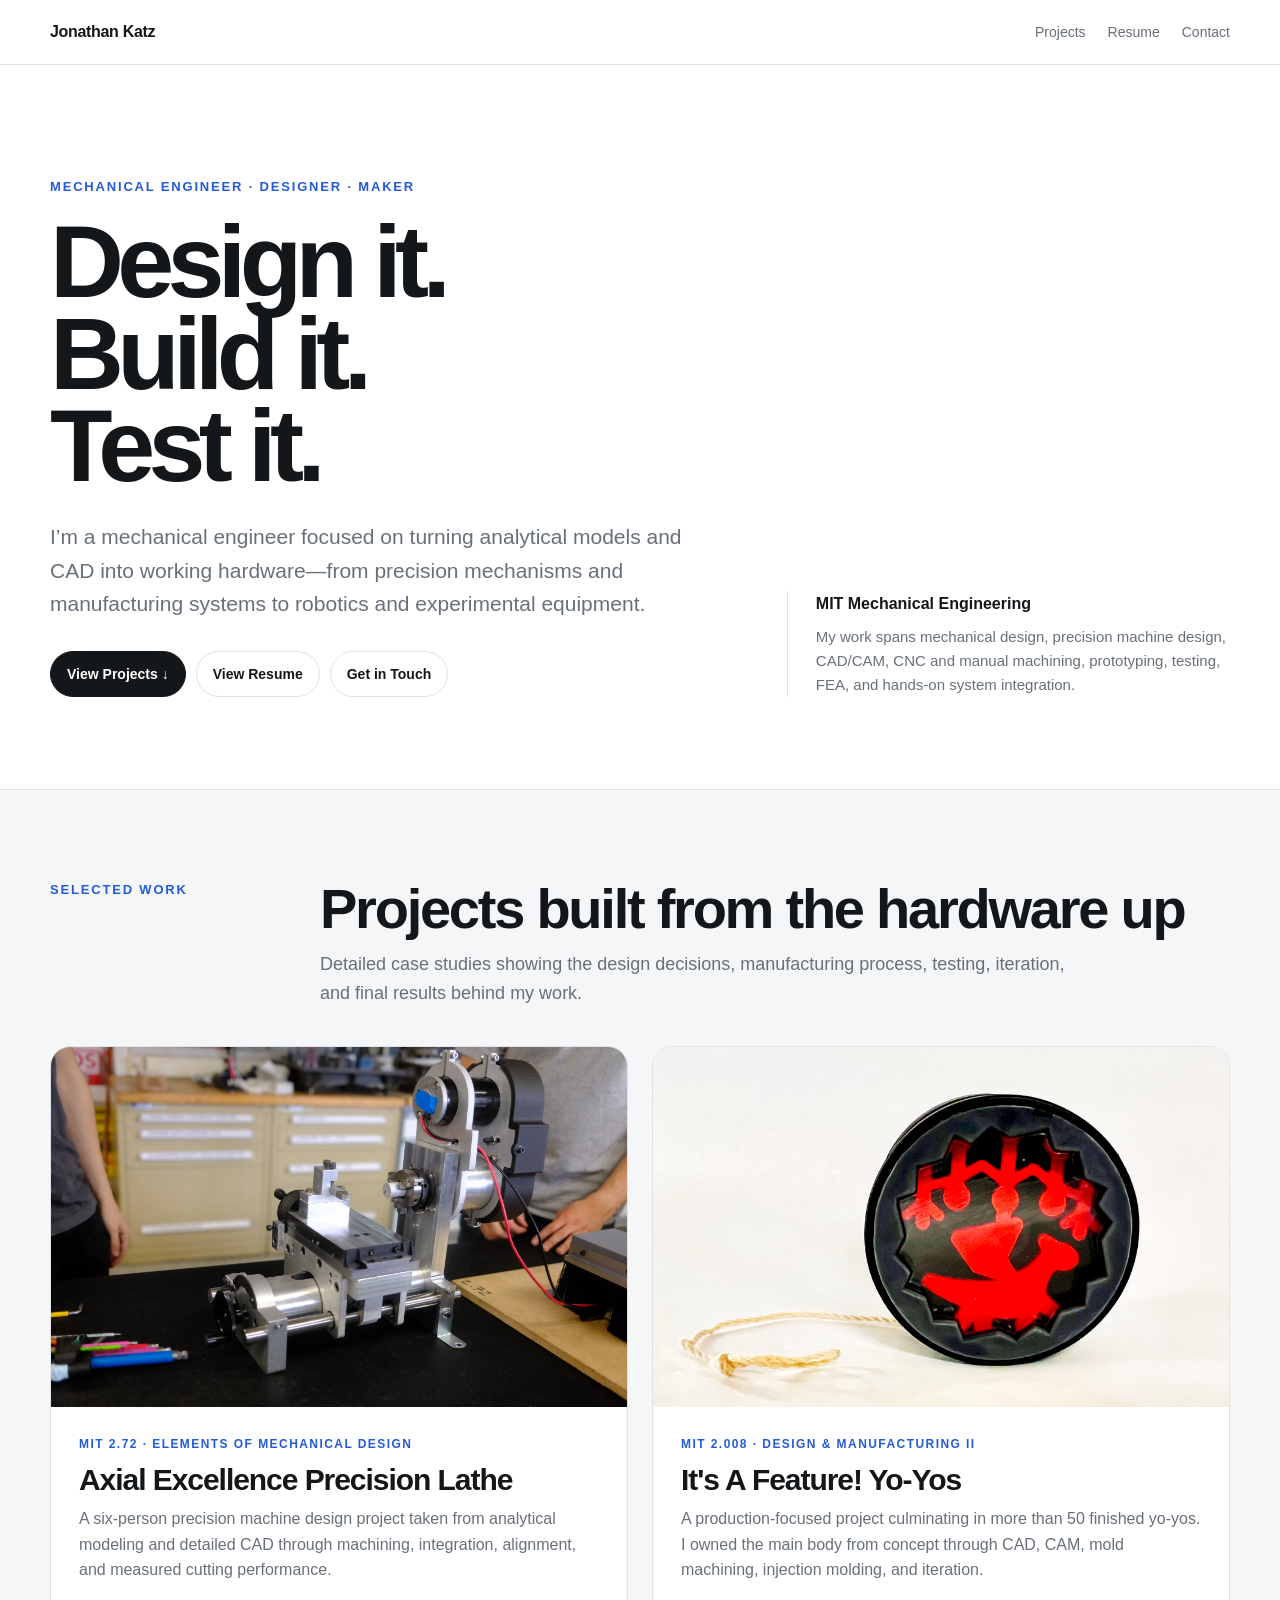
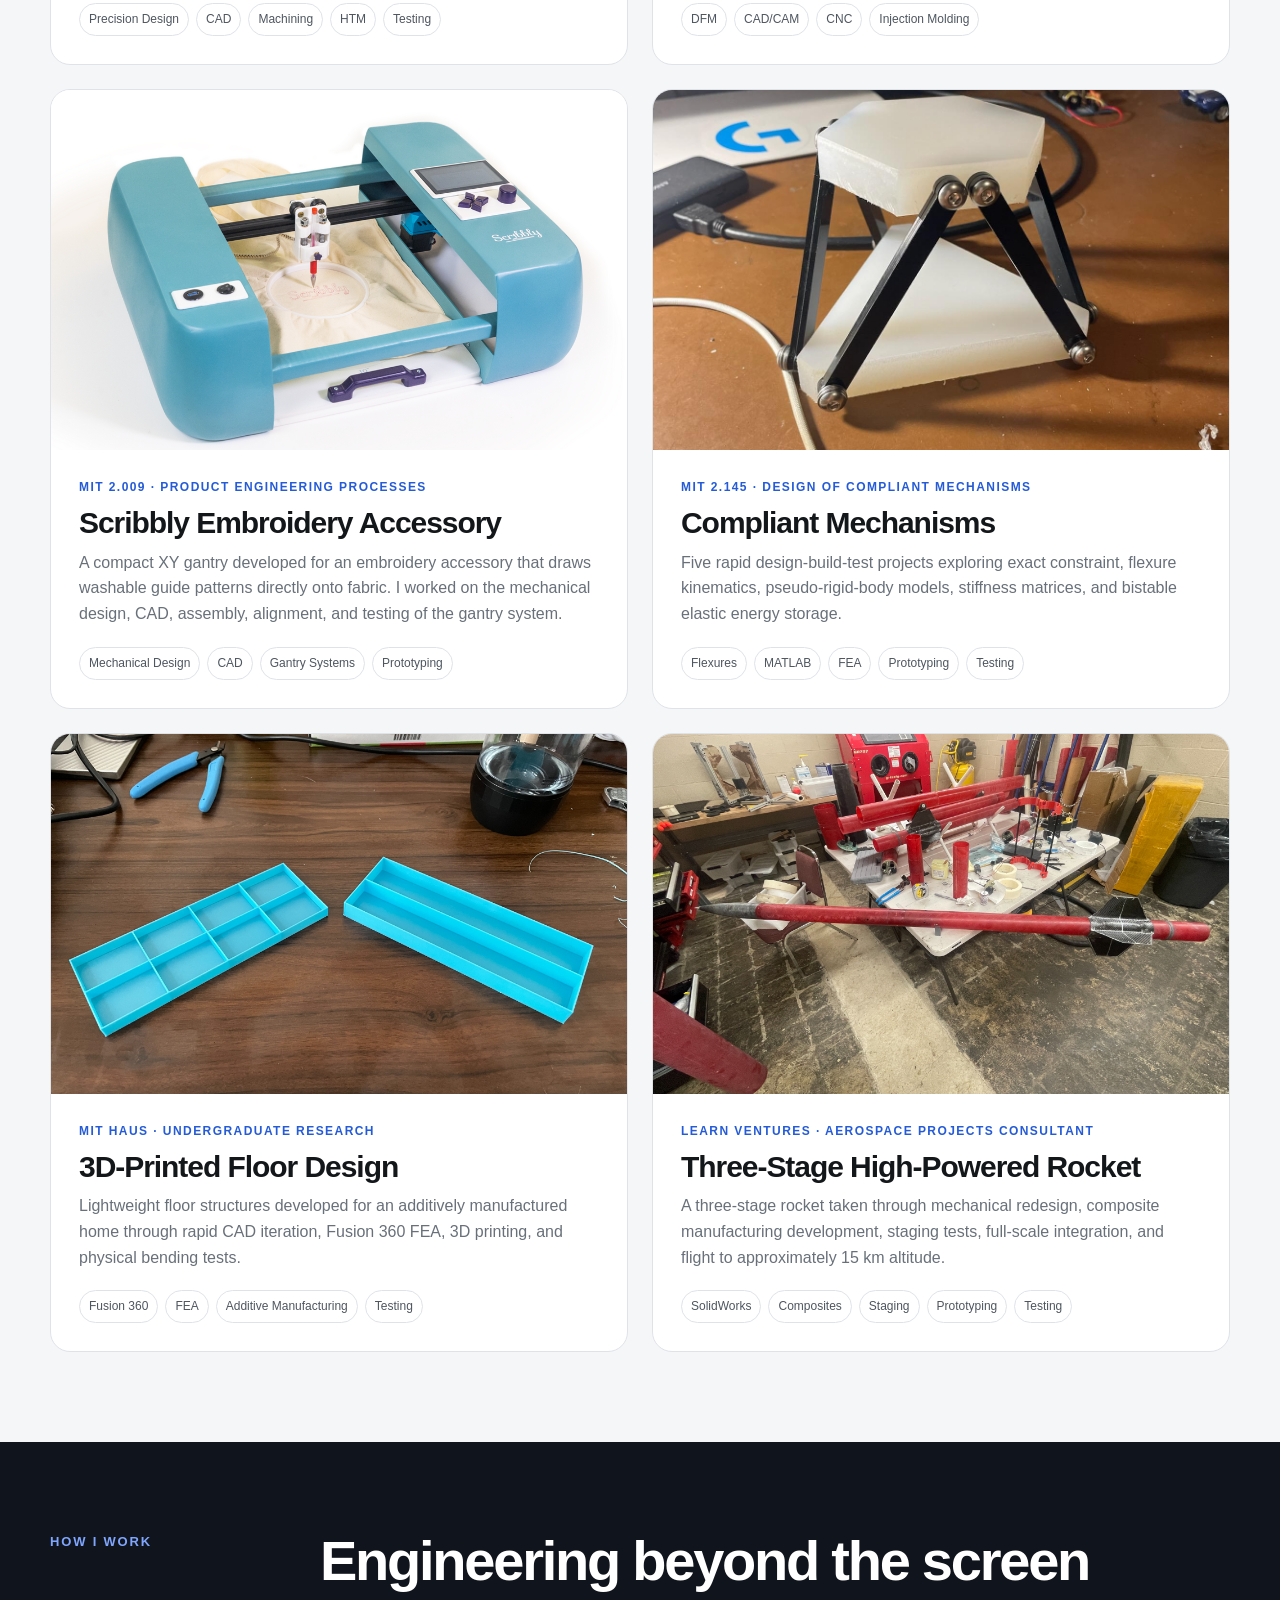
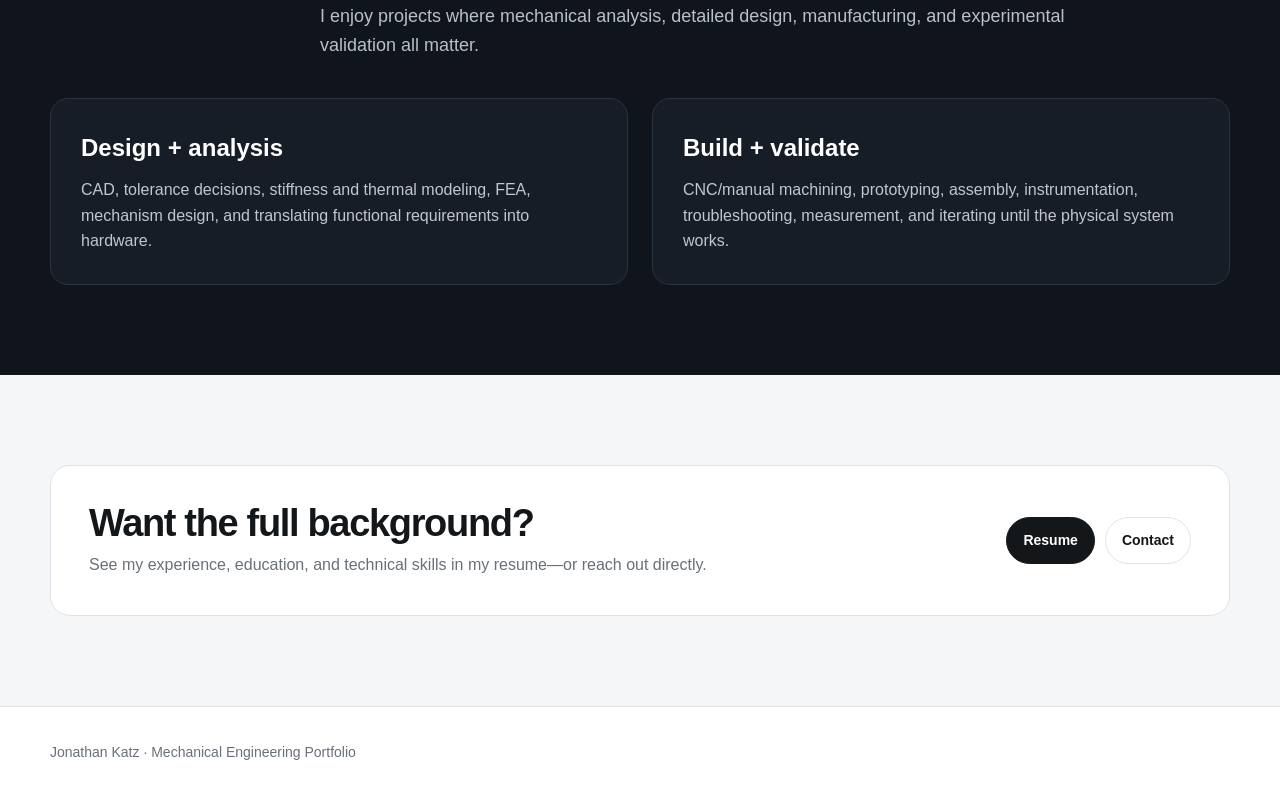
<file: index.html>
<!DOCTYPE html>
<html lang="en">
<head>
  <meta charset="utf-8">
  <meta name="viewport" content="width=device-width,initial-scale=1">
  <title>Jonathan Katz — Mechanical Engineering Portfolio</title>
  <link rel="icon" type="image/svg+xml" href="favicon.svg">
  <link href="css/site.css" rel="stylesheet">
  <link href="css/home.css" rel="stylesheet">
</head>
<body>
<header class="top"><div class="wrap topin"><a class="brand" href="index.html">Jonathan Katz</a><button aria-expanded="false" aria-label="Toggle navigation" class="menu-toggle" type="button">Menu</button><nav><a href="#projects">Projects</a><a href="Jonathan_Katz_Resume.pdf" target="_blank">Resume</a><a href="contact.html">Contact</a></nav></div></header>
<main>
<section class="hero"><div class="wrap hero-grid"><div><div class="eyebrow">Mechanical Engineer · Designer · Maker</div><h1>Design it.<br>Build it.<br>Test it.</h1><p>I’m a mechanical engineer focused on turning analytical models and CAD into working hardware—from precision mechanisms and manufacturing systems to robotics and experimental equipment.</p><div class="actions"><a class="btn primary" href="#projects">View Projects ↓</a><a class="btn" href="Jonathan_Katz_Resume.pdf" target="_blank">View Resume</a><a class="btn" href="contact.html">Get in Touch</a></div></div><div class="side-note"><strong>MIT Mechanical Engineering</strong>My work spans mechanical design, precision machine design, CAD/CAM, CNC and manual machining, prototyping, testing, FEA, and hands-on system integration.</div></div></section>
<section id="projects"><div class="wrap"><div class="section-head"><div class="eyebrow">Selected Work</div><div><h2>Projects built from the hardware up</h2><p>Detailed case studies showing the design decisions, manufacturing process, testing, iteration, and final results behind my work.</p></div></div>
<div class="projects">
<a class="project" href="projects/2-72-lathe.html"><img alt="Axial Excellence precision lathe" src="assets/home-lathe.jpg"><div class="project-copy"><div class="project-meta">MIT 2.72 · Elements of Mechanical Design</div><h3>Axial Excellence Precision Lathe</h3><p>A six-person precision machine design project taken from analytical modeling and detailed CAD through machining, integration, alignment, and measured cutting performance.</p><div class="tags"><span class="tag">Precision Design</span><span class="tag">CAD</span><span class="tag">Machining</span><span class="tag">HTM</span><span class="tag">Testing</span></div></div></a>
<a class="project" href="projects/2-008-yoyo.html"><img alt="Injection-molded dragon yo-yo" src="assets/home-yoyo.png"><div class="project-copy"><div class="project-meta">MIT 2.008 · Design &amp; Manufacturing II</div><h3>It's A Feature! Yo-Yos</h3><p>A production-focused project culminating in more than 50 finished yo-yos. I owned the main body from concept through CAD, CAM, mold machining, injection molding, and iteration.</p><div class="tags"><span class="tag">DFM</span><span class="tag">CAD/CAM</span><span class="tag">CNC</span><span class="tag">Injection Molding</span></div></div></a>
<a class="project" href="projects/2-009-scribbly.html"><img src="assets/2-009/final-scribbly.png" alt="Scribbly embroidery guide drawing machine"><div class="project-copy"><div class="project-meta">MIT 2.009 · Product Engineering Processes</div><h3>Scribbly Embroidery Accessory</h3><p>A compact XY gantry developed for an embroidery accessory that draws washable guide patterns directly onto fabric. I worked on the mechanical design, CAD, assembly, alignment, and testing of the gantry system.</p><div class="tags"><span class="tag">Mechanical Design</span><span class="tag">CAD</span><span class="tag">Gantry Systems</span><span class="tag">Prototyping</span></div></div></a>
<a class="project" href="projects/2-145-compliant-mechanisms.html"><img src="assets/2-145/mps1-thermal-isolation.jpg" alt="Flexure-based compliant mechanism prototype"><div class="project-copy"><div class="project-meta">MIT 2.145 · Design of Compliant Mechanisms</div><h3>Compliant Mechanisms</h3><p>Five rapid design-build-test projects exploring exact constraint, flexure kinematics, pseudo-rigid-body models, stiffness matrices, and bistable elastic energy storage.</p><div class="tags"><span class="tag">Flexures</span><span class="tag">MATLAB</span><span class="tag">FEA</span><span class="tag">Prototyping</span><span class="tag">Testing</span></div></div></a>
<a class="project" href="projects/mit-haus-floor.html"><img src="assets/haus/prototype-comparison.jpg" alt="3D-printed MIT HAUS floor prototypes"><div class="project-copy"><div class="project-meta">MIT HAUS · Undergraduate Research</div><h3>3D-Printed Floor Design</h3><p>Lightweight floor structures developed for an additively manufactured home through rapid CAD iteration, Fusion 360 FEA, 3D printing, and physical bending tests.</p><div class="tags"><span class="tag">Fusion 360</span><span class="tag">FEA</span><span class="tag">Additive Manufacturing</span><span class="tag">Testing</span></div></div></a>
<a class="project" href="projects/learn-ventures-rocket.html"><img src="assets/learn-ventures-rocket/rocket-full-horizontal.jpg" alt="Three-stage high-powered rocket"><div class="project-copy"><div class="project-meta">Learn Ventures · Aerospace Projects Consultant</div><h3>Three-Stage High-Powered Rocket</h3><p>A three-stage rocket taken through mechanical redesign, composite manufacturing development, staging tests, full-scale integration, and flight to approximately 15 km altitude.</p><div class="tags"><span class="tag">SolidWorks</span><span class="tag">Composites</span><span class="tag">Staging</span><span class="tag">Prototyping</span><span class="tag">Testing</span></div></div></a>
</div></div></section>
<section class="about"><div class="wrap"><div class="section-head"><div class="eyebrow">How I Work</div><div><h2>Engineering beyond the screen</h2><p>I enjoy projects where mechanical analysis, detailed design, manufacturing, and experimental validation all matter.</p></div></div><div class="about-grid"><div class="about-card"><h3>Design + analysis</h3><p>CAD, tolerance decisions, stiffness and thermal modeling, FEA, mechanism design, and translating functional requirements into hardware.</p></div><div class="about-card"><h3>Build + validate</h3><p>CNC/manual machining, prototyping, assembly, instrumentation, troubleshooting, measurement, and iterating until the physical system works.</p></div></div></div></section>
<section><div class="wrap"><div class="cta"><div><h2>Want the full background?</h2><p>See my experience, education, and technical skills in my resume—or reach out directly.</p></div><div class="actions" style="margin-top:0"><a class="btn primary" href="Jonathan_Katz_Resume.pdf" target="_blank">Resume</a><a class="btn" href="contact.html">Contact</a></div></div></div></section>
</main><footer><div class="wrap">Jonathan Katz · Mechanical Engineering Portfolio</div></footer><script defer src="js/main.js"></script>
</body></html>
</file>
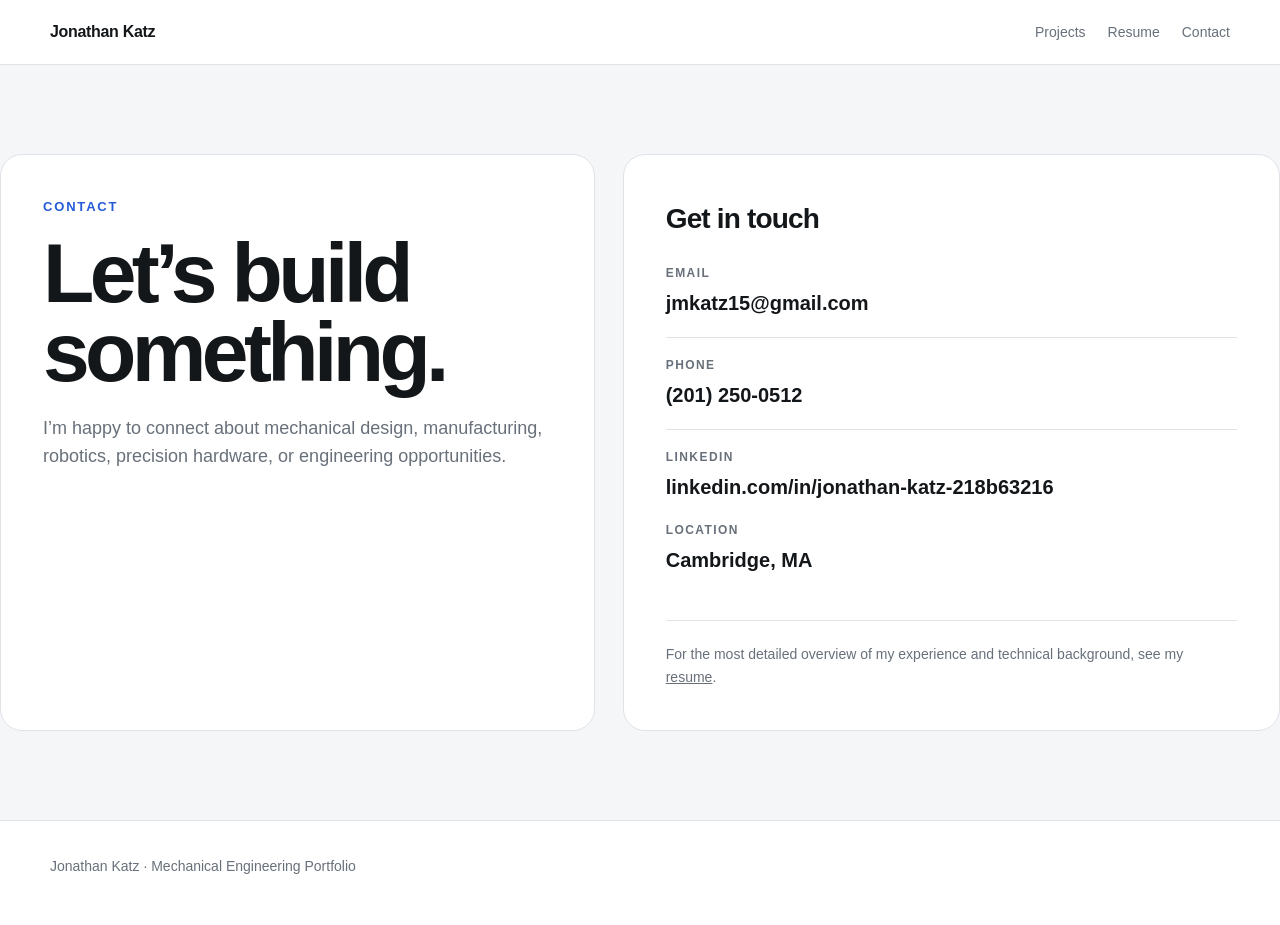
<file: contact.html>
<!DOCTYPE html>
<html lang="en">
 <head>
  <meta charset="utf-8"/>
  <meta content="width=device-width,initial-scale=1" name="viewport"/>
  <title>Contact — Jonathan Katz</title>
  <link rel="icon" type="image/svg+xml" href="favicon.svg"/>
  <link href="css/site.css" rel="stylesheet"/>
  <link href="css/contact.css" rel="stylesheet"/>
 </head>
 <body>
  <header class="top"><div class="wrap topin"><a class="brand" href="index.html">Jonathan Katz</a><button aria-expanded="false" aria-label="Toggle navigation" class="menu-toggle" type="button">Menu</button><nav><a href="index.html#projects">Projects</a><a href="Jonathan_Katz_Resume.pdf" target="_blank">Resume</a><a href="contact.html">Contact</a></nav></div></header>
  <main><div class="wrap contact"><section class="intro"><div class="eyebrow">Contact</div><h1>Let’s build something.</h1><p>I’m happy to connect about mechanical design, manufacturing, robotics, precision hardware, or engineering opportunities.</p></section><section class="card"><h2>Get in touch</h2><a class="contact-row" href="mailto:jmkatz15@gmail.com"><span class="label">Email</span><span class="value">jmkatz15@gmail.com</span></a><a class="contact-row" href="tel:+12012500512"><span class="label">Phone</span><span class="value">(201) 250-0512</span></a><a class="contact-row" href="https://www.linkedin.com/in/jonathan-katz-218b63216" rel="noopener" target="_blank"><span class="label">LinkedIn</span><span class="value">linkedin.com/in/jonathan-katz-218b63216</span></a><div class="contact-row"><span class="label">Location</span><span class="value">Cambridge, MA</span></div><div class="note">For the most detailed overview of my experience and technical background, see my <a href="Jonathan_Katz_Resume.pdf" style="text-decoration:underline" target="_blank">resume</a>.</div></section></div></main>
  <footer><div class="wrap">Jonathan Katz · Mechanical Engineering Portfolio</div></footer>
  <script defer src="js/main.js"></script>
 </body>
</html>
</file>
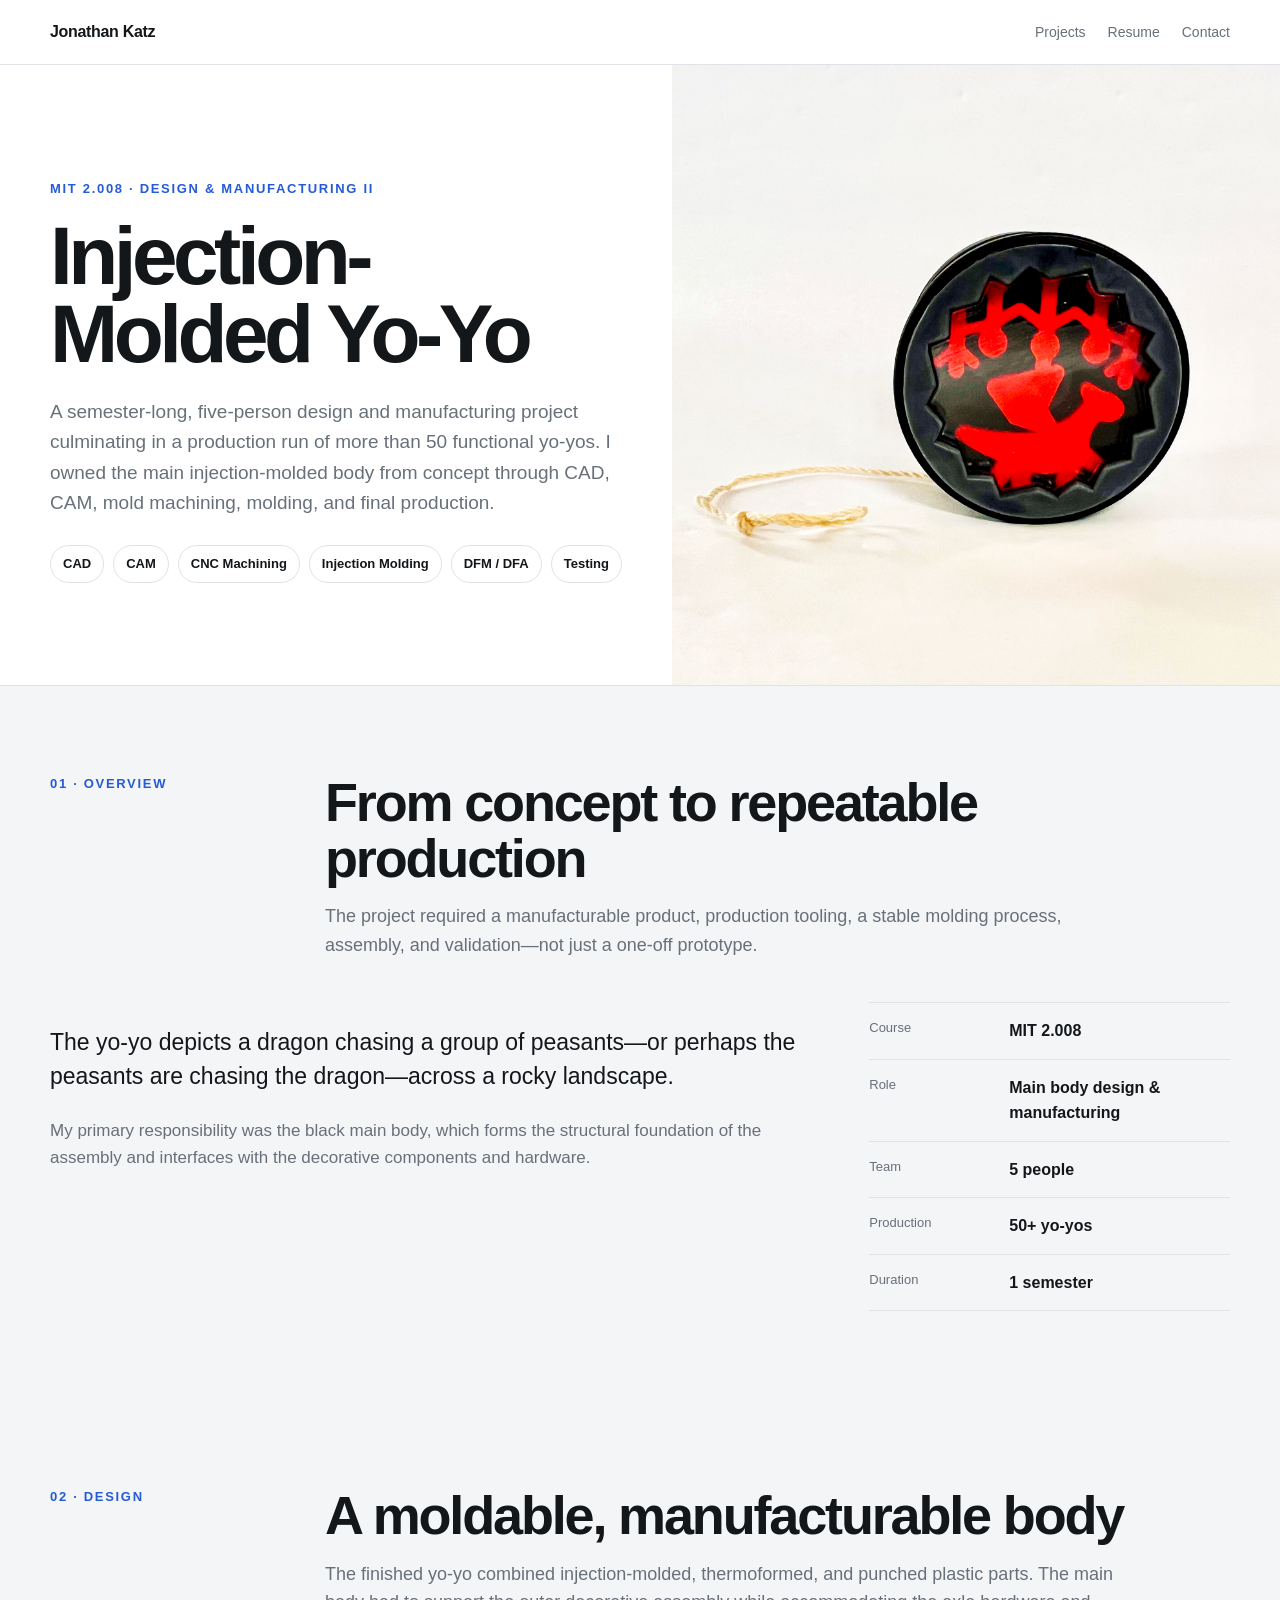
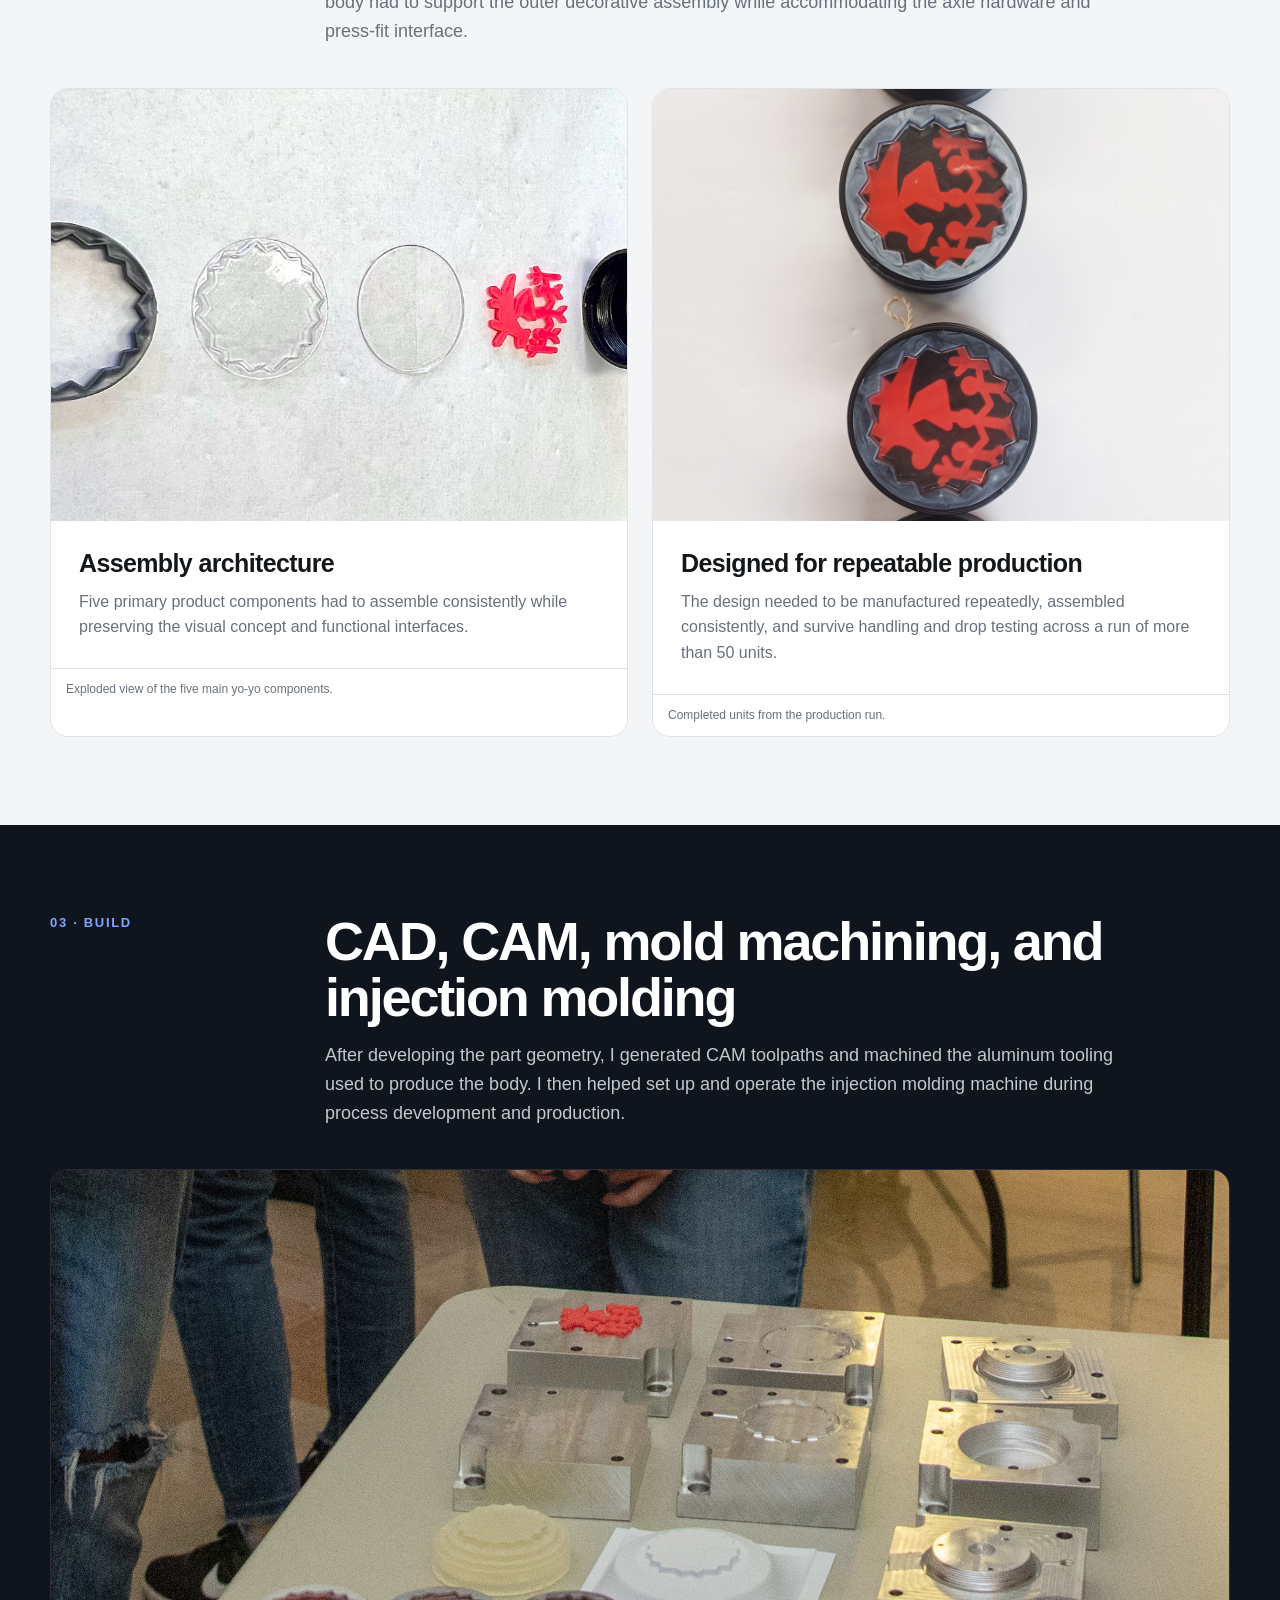
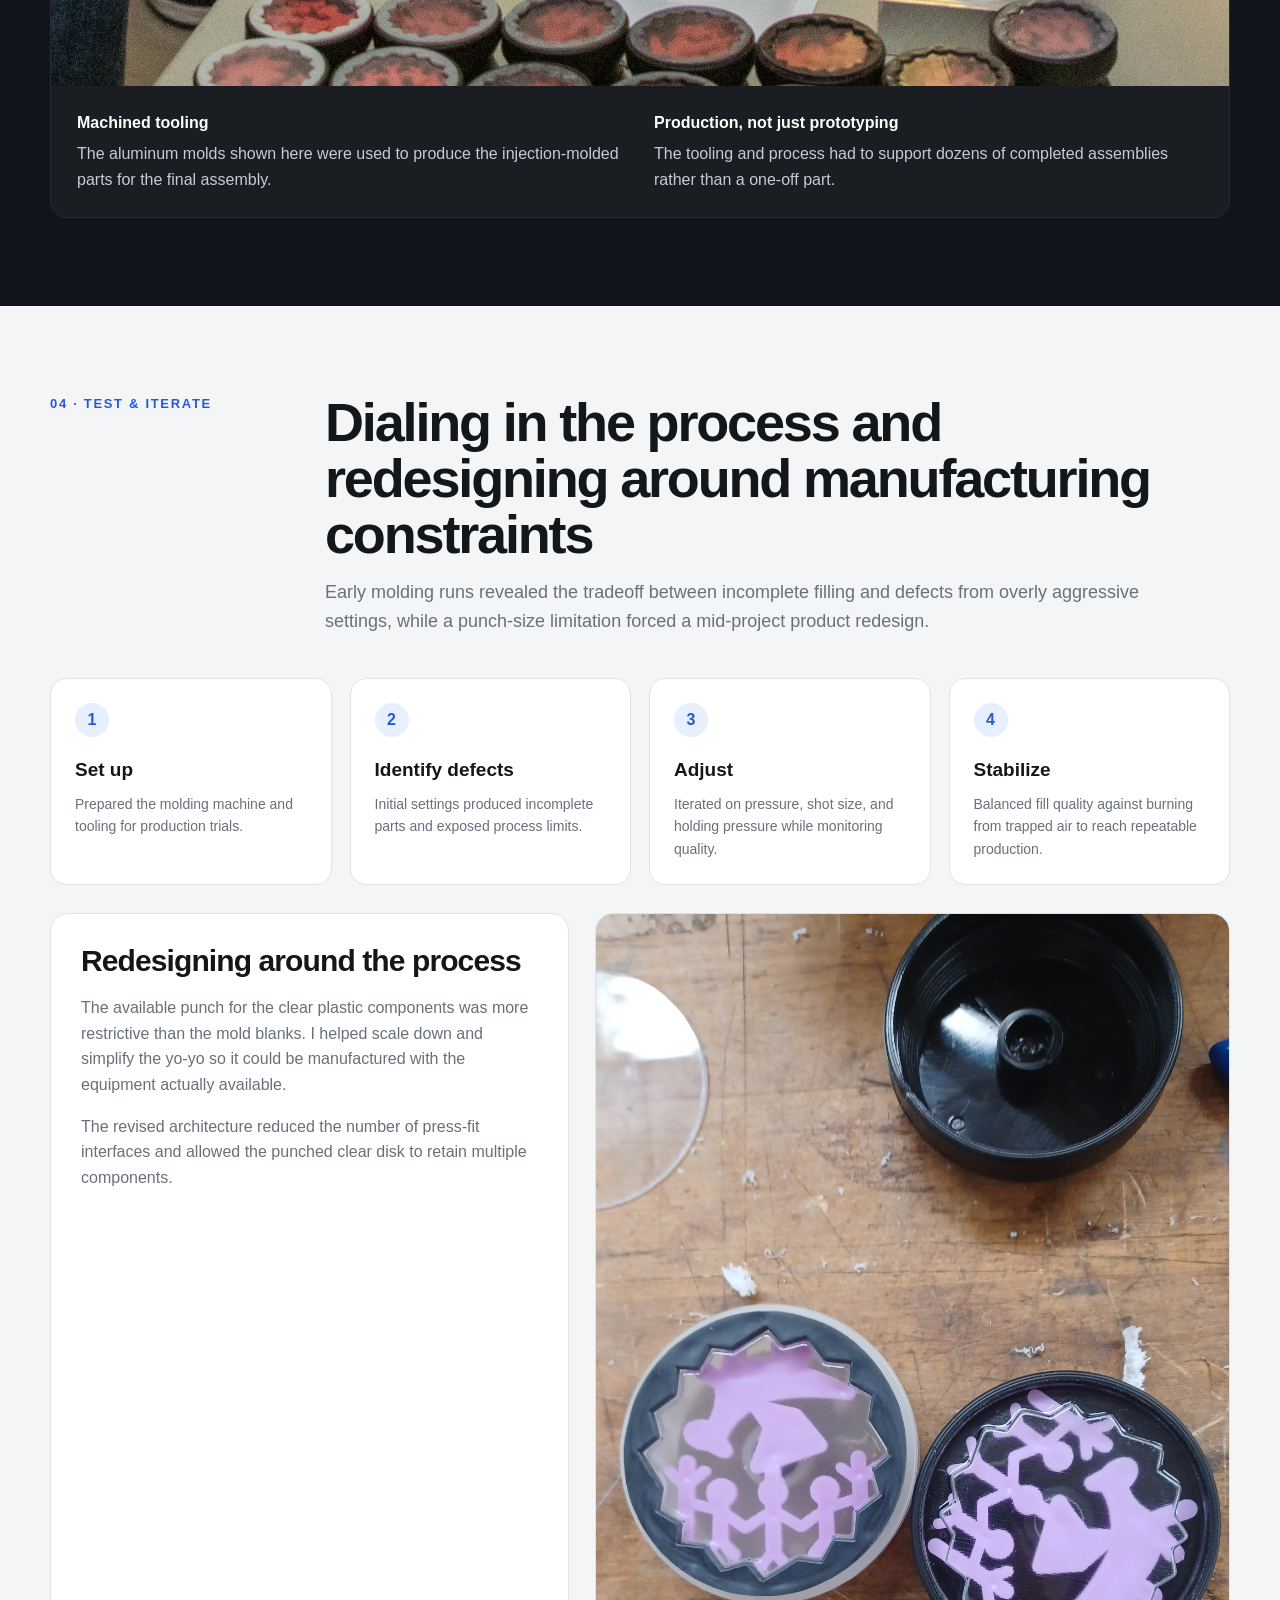
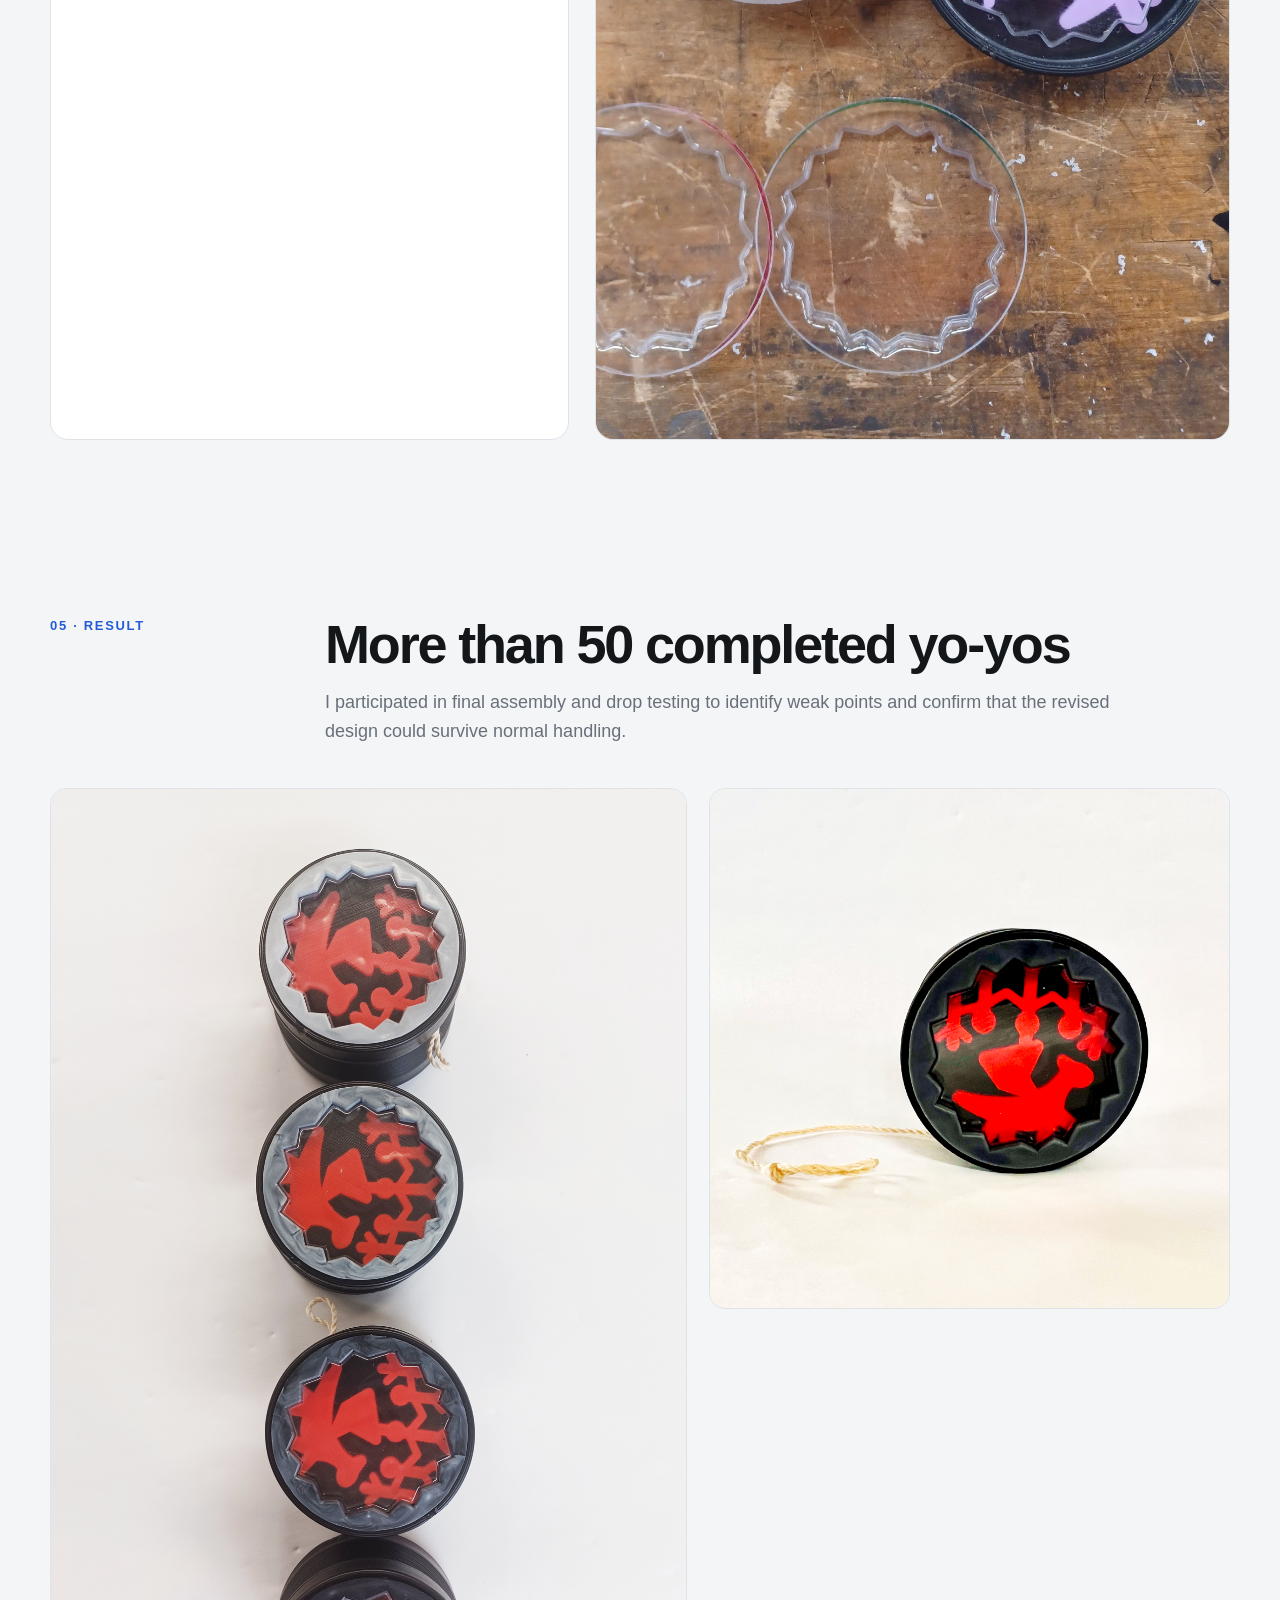
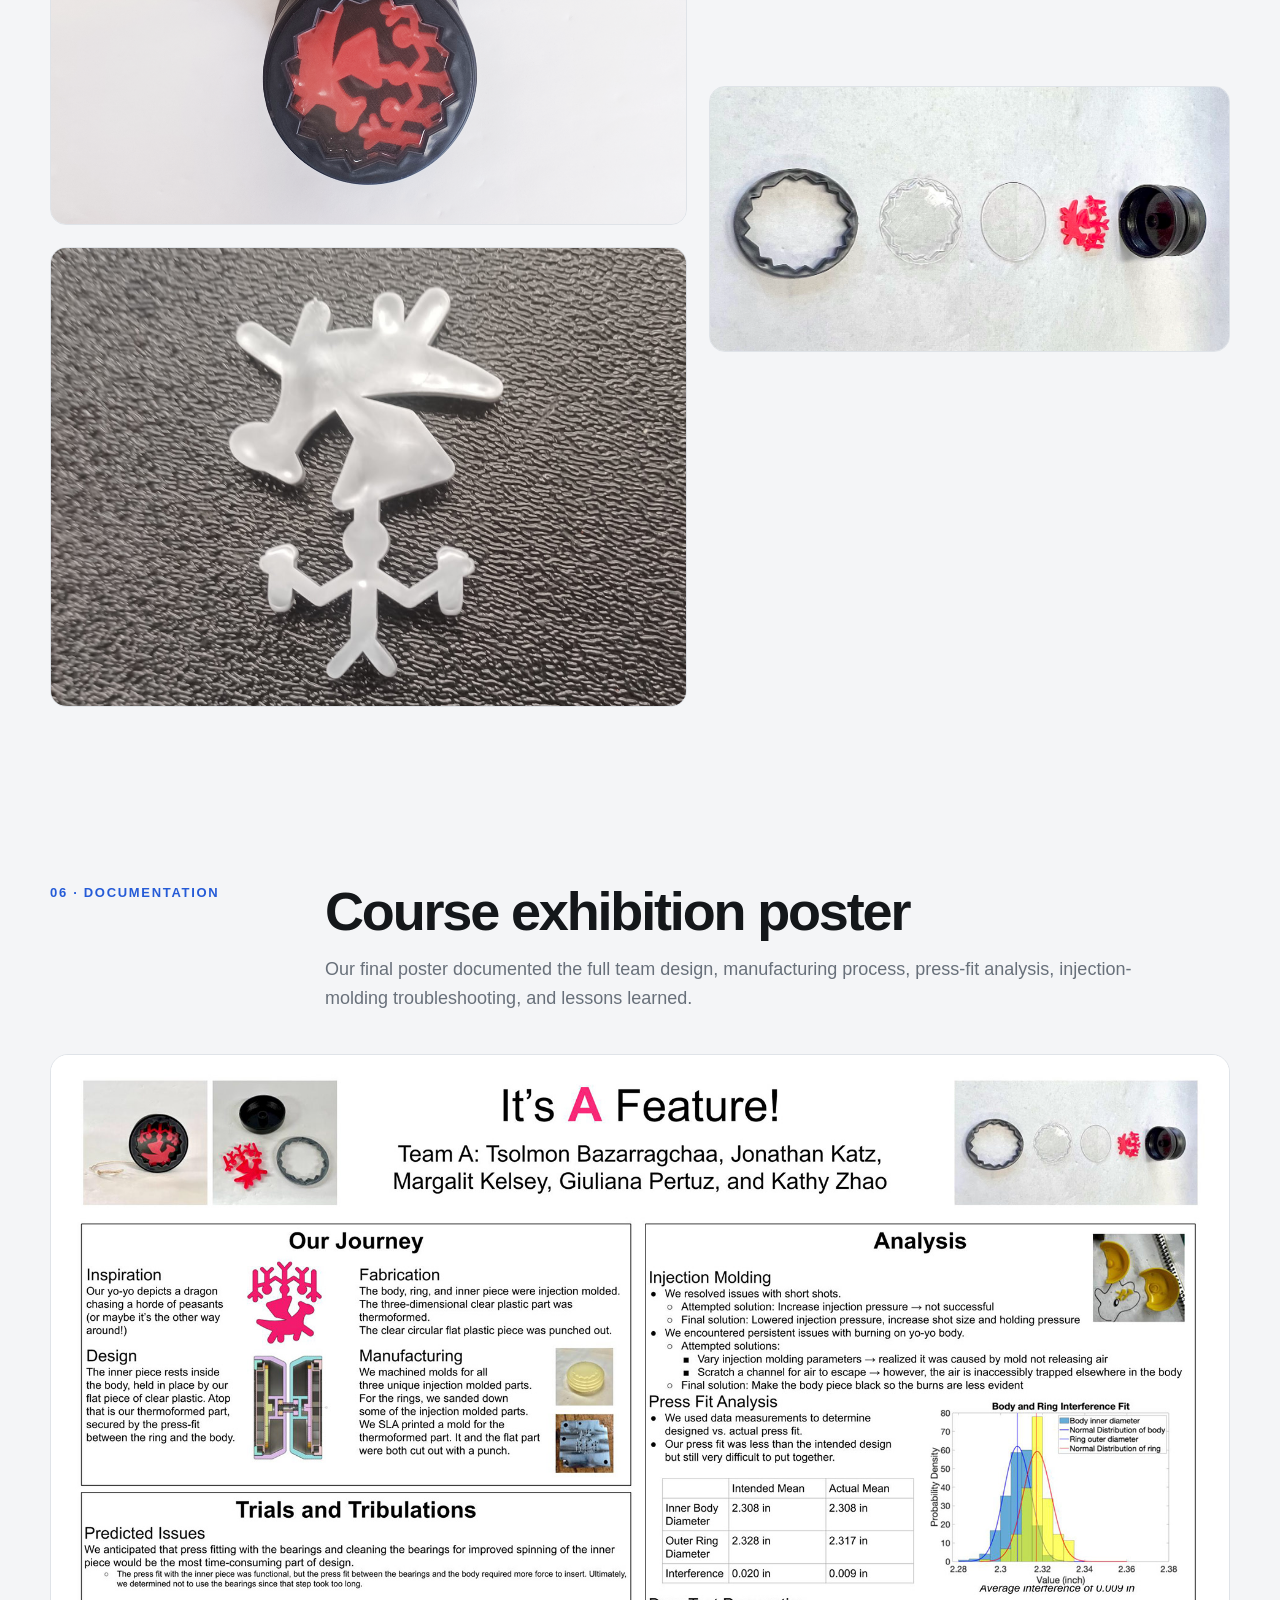
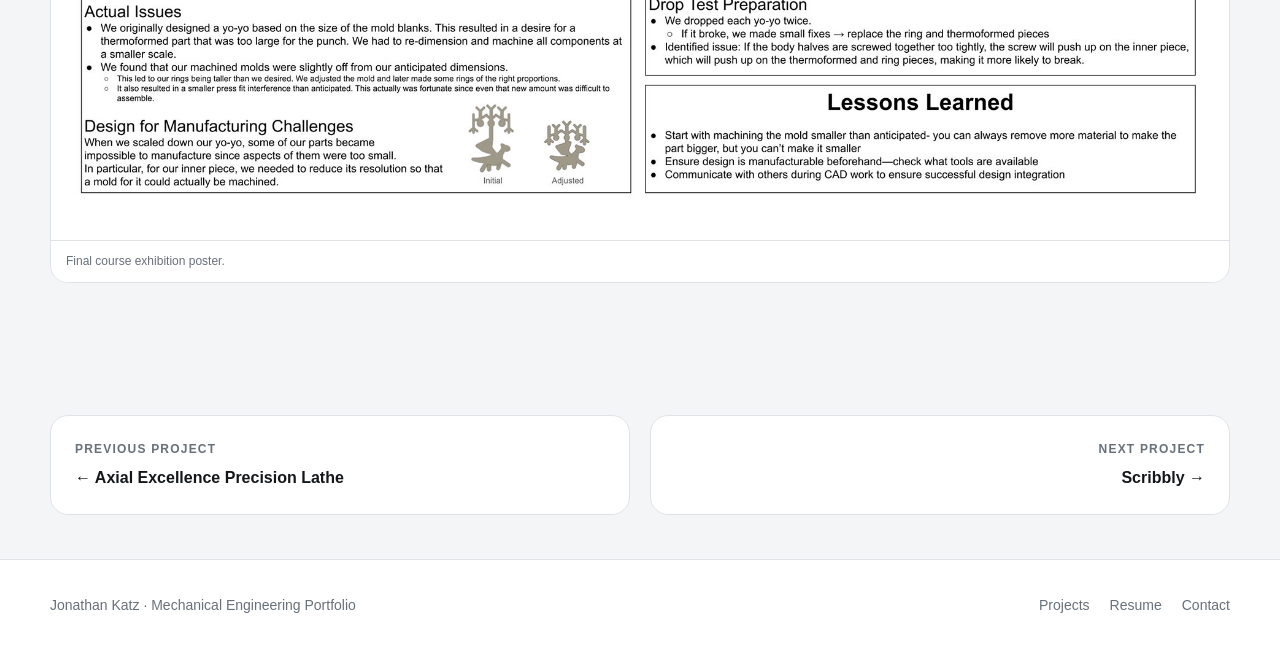
<file: projects/2-008-yoyo.html>
<!DOCTYPE html>
<html lang="en">
<head>
  <meta charset="utf-8">
  <meta name="viewport" content="width=device-width, initial-scale=1">
  <title>Injection-Molded Yo-Yo — Jonathan Katz</title>
  <meta name="description" content="MIT 2.008 injection-molded yo-yo project — CAD, CAM, CNC mold machining, injection molding, DFM, and production.">
  <link rel="icon" type="image/svg+xml" href="../favicon.svg">
  <link rel="stylesheet" href="../css/project-yoyo.css">
</head>
<body>
<header class="topbar"><div class="wrap topbar-inner"><a class="brand" href="../index.html">Jonathan Katz</a><button class="menu-toggle" type="button" aria-expanded="false" aria-label="Toggle navigation">Menu</button><nav class="nav"><a href="../index.html#projects">Projects</a><a href="../Jonathan_Katz_Resume.pdf">Resume</a><a href="../contact.html">Contact</a></nav></div></header>
<main>
<section class="hero"><div class="hero-copy"><div class="eyebrow">MIT 2.008 · Design &amp; Manufacturing II</div><h1>Injection-Molded Yo-Yo</h1><p>A semester-long, five-person design and manufacturing project culminating in a production run of more than 50 functional yo-yos. I owned the main injection-molded body from concept through CAD, CAM, mold machining, molding, and final production.</p><div class="chips"><span class="chip">CAD</span><span class="chip">CAM</span><span class="chip">CNC Machining</span><span class="chip">Injection Molding</span><span class="chip">DFM / DFA</span><span class="chip">Testing</span></div></div><div class="hero-image"><img src="../assets/2-008/finished-yoyo.png" alt="Finished dragon and peasants yo-yo"></div></section>
<section id="overview"><div class="wrap"><div class="section-head"><div class="section-kicker">01 · Overview</div><div><h2>From concept to repeatable production</h2><p>The project required a manufacturable product, production tooling, a stable molding process, assembly, and validation—not just a one-off prototype.</p></div></div><div class="overview-grid"><div class="overview-copy"><p class="lead">The yo-yo depicts a dragon chasing a group of peasants—or perhaps the peasants are chasing the dragon—across a rocky landscape.</p><p>My primary responsibility was the black main body, which forms the structural foundation of the assembly and interfaces with the decorative components and hardware.</p></div><aside class="project-facts"><div class="fact"><span class="fact-label">Course</span><span class="fact-value">MIT 2.008</span></div><div class="fact"><span class="fact-label">Role</span><span class="fact-value">Main body design &amp; manufacturing</span></div><div class="fact"><span class="fact-label">Team</span><span class="fact-value">5 people</span></div><div class="fact"><span class="fact-label">Production</span><span class="fact-value">50+ yo-yos</span></div><div class="fact"><span class="fact-label">Duration</span><span class="fact-value">1 semester</span></div></aside></div></div></section>
<section id="design"><div class="wrap"><div class="section-head"><div class="section-kicker">02 · Design</div><div><h2>A moldable, manufacturable body</h2><p>The finished yo-yo combined injection-molded, thermoformed, and punched plastic parts. The main body had to support the outer decorative assembly while accommodating the axle hardware and press-fit interface.</p></div></div><div class="story"><article class="card"><img class="photo" src="../assets/2-008/exploded-view.png" alt="Exploded view of yo-yo components"><div class="card-copy"><h3>Assembly architecture</h3><p>Five primary product components had to assemble consistently while preserving the visual concept and functional interfaces.</p></div><div class="caption">Exploded view of the five main yo-yo components.</div></article><article class="card"><img class="photo" src="../assets/2-008/production-run.png" alt="Multiple completed yo-yos"><div class="card-copy"><h3>Designed for repeatable production</h3><p>The design needed to be manufactured repeatedly, assembled consistently, and survive handling and drop testing across a run of more than 50 units.</p></div><div class="caption">Completed units from the production run.</div></article></div></div></section>
<section class="full-bleed" id="manufacturing"><div class="wrap"><div class="section-head"><div class="section-kicker">03 · Build</div><div><h2>CAD, CAM, mold machining, and injection molding</h2><p>After developing the part geometry, I generated CAM toolpaths and machined the aluminum tooling used to produce the body. I then helped set up and operate the injection molding machine during process development and production.</p></div></div><div class="wide-image"><img src="../assets/2-008/tooling-and-production.png" alt="Machined aluminum molds and completed yo-yos"><div class="wide-caption"><div><strong>Machined tooling</strong>The aluminum molds shown here were used to produce the injection-molded parts for the final assembly.</div><div><strong>Production, not just prototyping</strong>The tooling and process had to support dozens of completed assemblies rather than a one-off part.</div></div></div></div></section>
<section id="process"><div class="wrap"><div class="section-head"><div class="section-kicker">04 · Test &amp; Iterate</div><div><h2>Dialing in the process and redesigning around manufacturing constraints</h2><p>Early molding runs revealed the tradeoff between incomplete filling and defects from overly aggressive settings, while a punch-size limitation forced a mid-project product redesign.</p></div></div><div class="process"><div class="step"><div class="step-num">1</div><h3>Set up</h3><p>Prepared the molding machine and tooling for production trials.</p></div><div class="step"><div class="step-num">2</div><h3>Identify defects</h3><p>Initial settings produced incomplete parts and exposed process limits.</p></div><div class="step"><div class="step-num">3</div><h3>Adjust</h3><p>Iterated on pressure, shot size, and holding pressure while monitoring quality.</p></div><div class="step"><div class="step-num">4</div><h3>Stabilize</h3><p>Balanced fill quality against burning from trapped air to reach repeatable production.</p></div></div><div style="height:28px"></div><div class="lesson"><div class="lesson-copy"><h3>Redesigning around the process</h3><p>The available punch for the clear plastic components was more restrictive than the mold blanks. I helped scale down and simplify the yo-yo so it could be manufactured with the equipment actually available.</p><p>The revised architecture reduced the number of press-fit interfaces and allowed the punched clear disk to retain multiple components.</p></div><img src="../assets/2-008/design-iteration.png" alt="Intermediate and revised yo-yo assemblies"></div></div></section>
<section id="result"><div class="wrap"><div class="section-head"><div class="section-kicker">05 · Result</div><div><h2>More than 50 completed yo-yos</h2><p>I participated in final assembly and drop testing to identify weak points and confirm that the revised design could survive normal handling.</p></div></div><div class="gallery"><div class="gallery-col"><img src="../assets/2-008/production-run.png" alt="Four completed yo-yos"><img src="../assets/2-008/injection-molded-insert.png" alt="Injection molded decorative insert"></div><div class="gallery-col"><img src="../assets/2-008/finished-yoyo.png" alt="Finished yo-yo product photo"><img src="../assets/2-008/exploded-view.png" alt="Exploded yo-yo components"></div></div></div></section>
<section><div class="wrap"><div class="section-head"><div class="section-kicker">06 · Documentation</div><div><h2>Course exhibition poster</h2><p>Our final poster documented the full team design, manufacturing process, press-fit analysis, injection-molding troubleshooting, and lessons learned.</p></div></div><div class="poster"><img src="../assets/2-008/final-poster.png" alt="2.008 yo-yo project poster"><div class="caption">Final course exhibition poster.</div></div></div></section>
<div class="wrap"><nav class="project-navigation" aria-label="Project navigation"><a href="2-72-lathe.html"><span>Previous project</span>← Axial Excellence Precision Lathe</a><a href="2-009-scribbly.html"><span>Next project</span>Scribbly →</a></nav></div>
</main>
<footer><div class="wrap footer-inner"><span>Jonathan Katz · Mechanical Engineering Portfolio</span><div class="footer-links"><a href="../index.html#projects">Projects</a><a href="../Jonathan_Katz_Resume.pdf">Resume</a><a href="../contact.html">Contact</a></div></div></footer><script defer src="../js/main.js"></script>
</body></html>
</file>
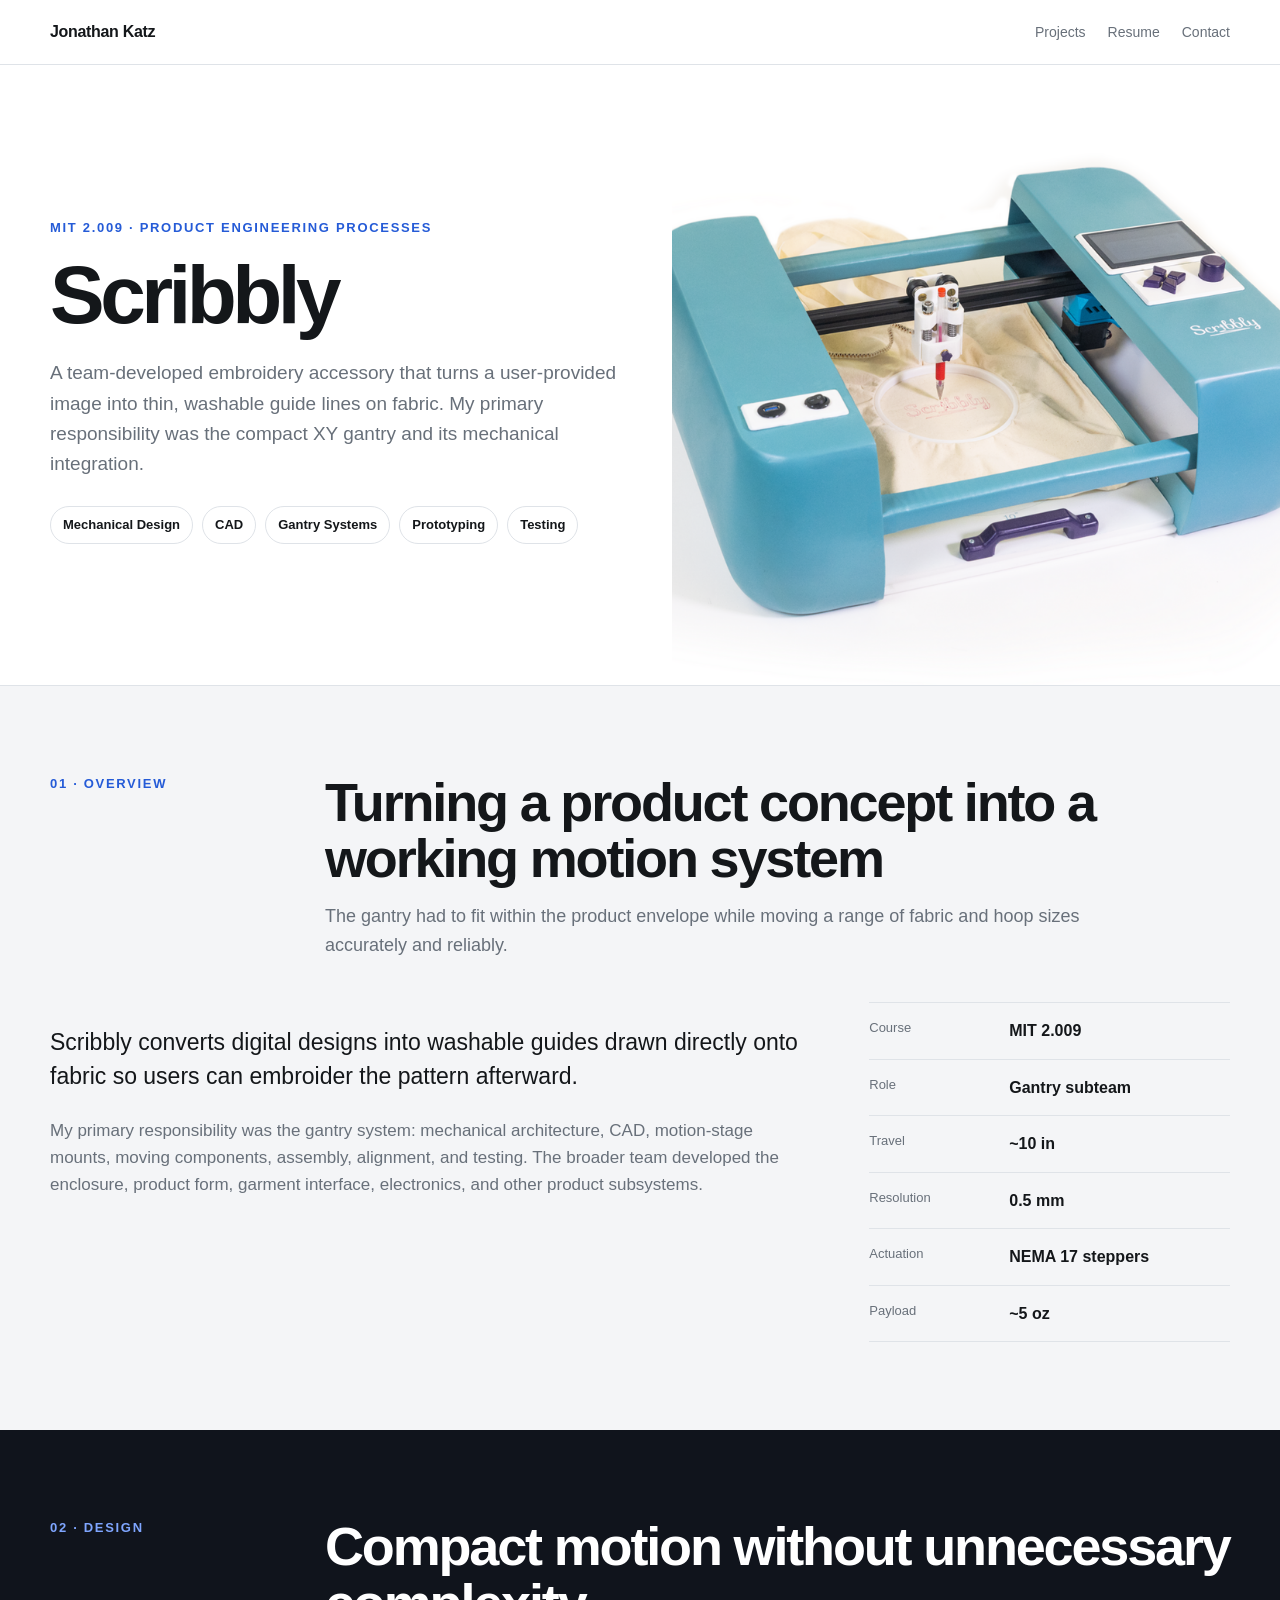
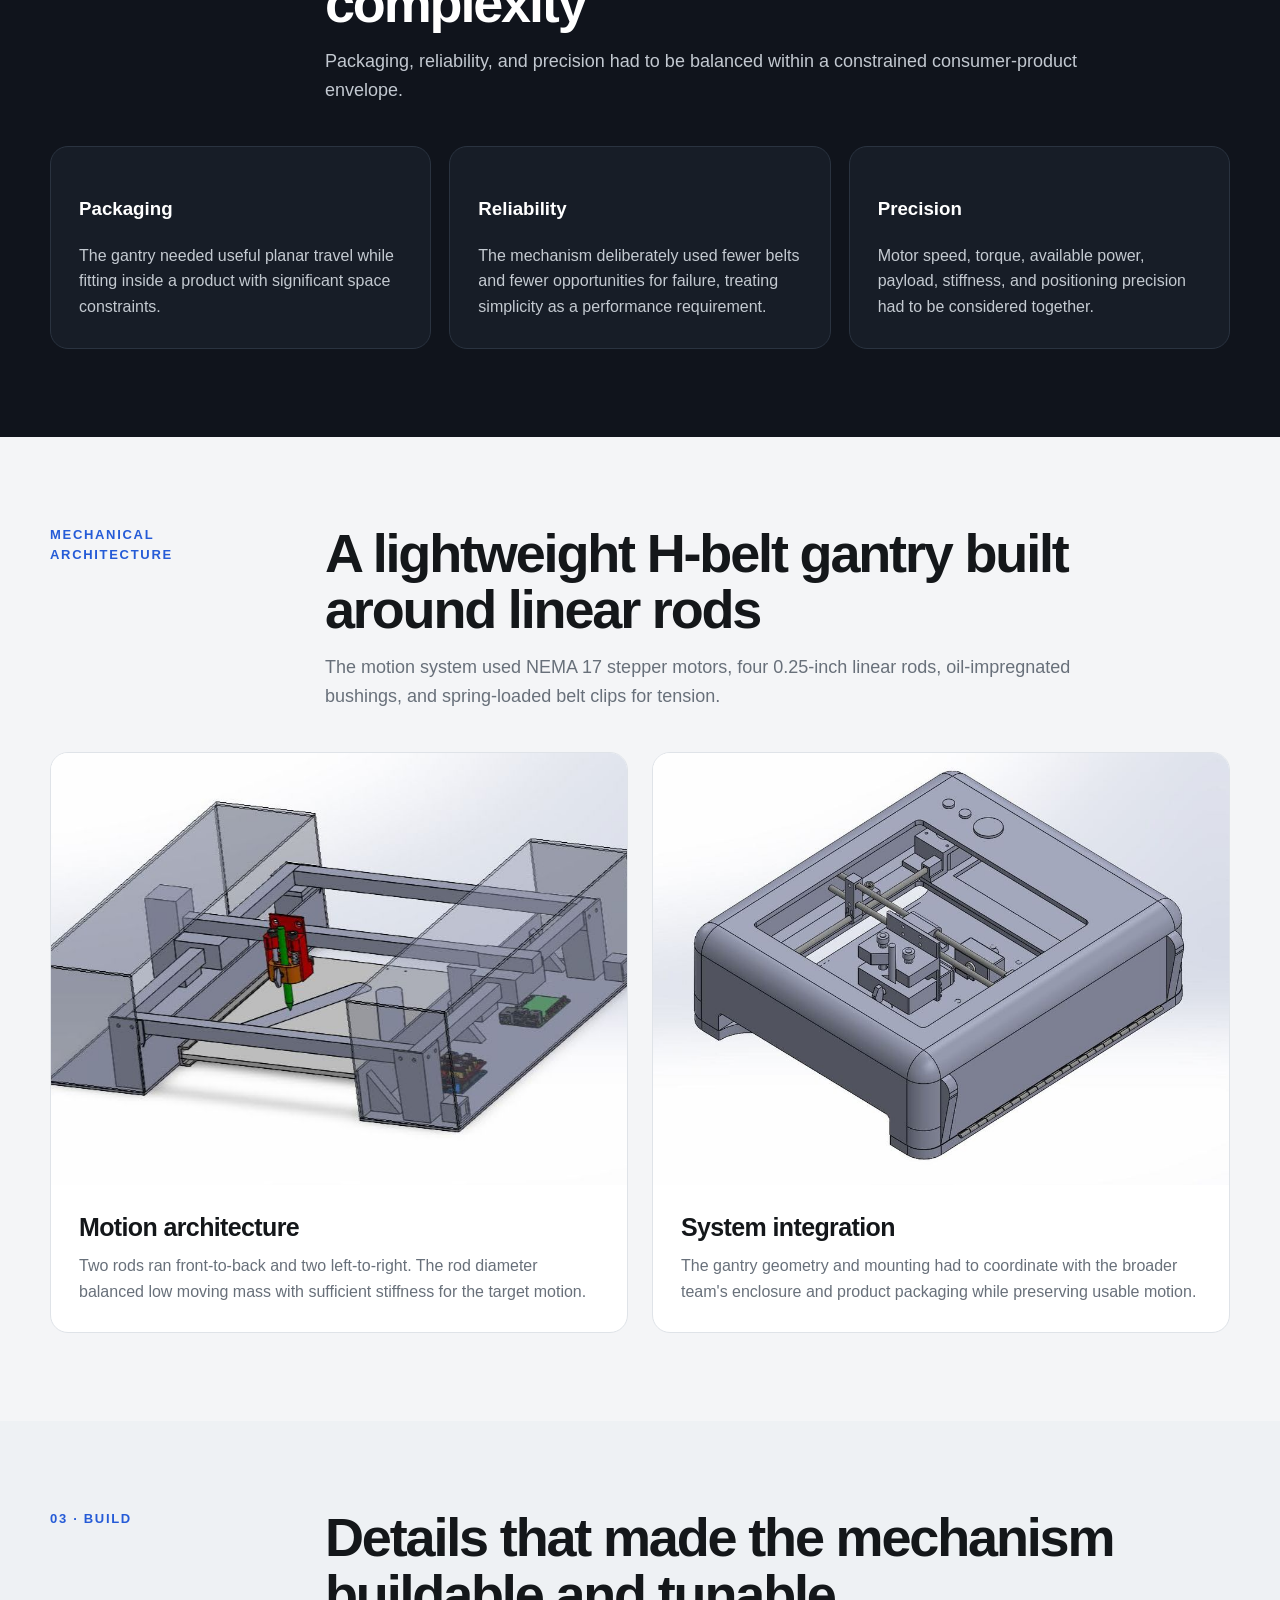
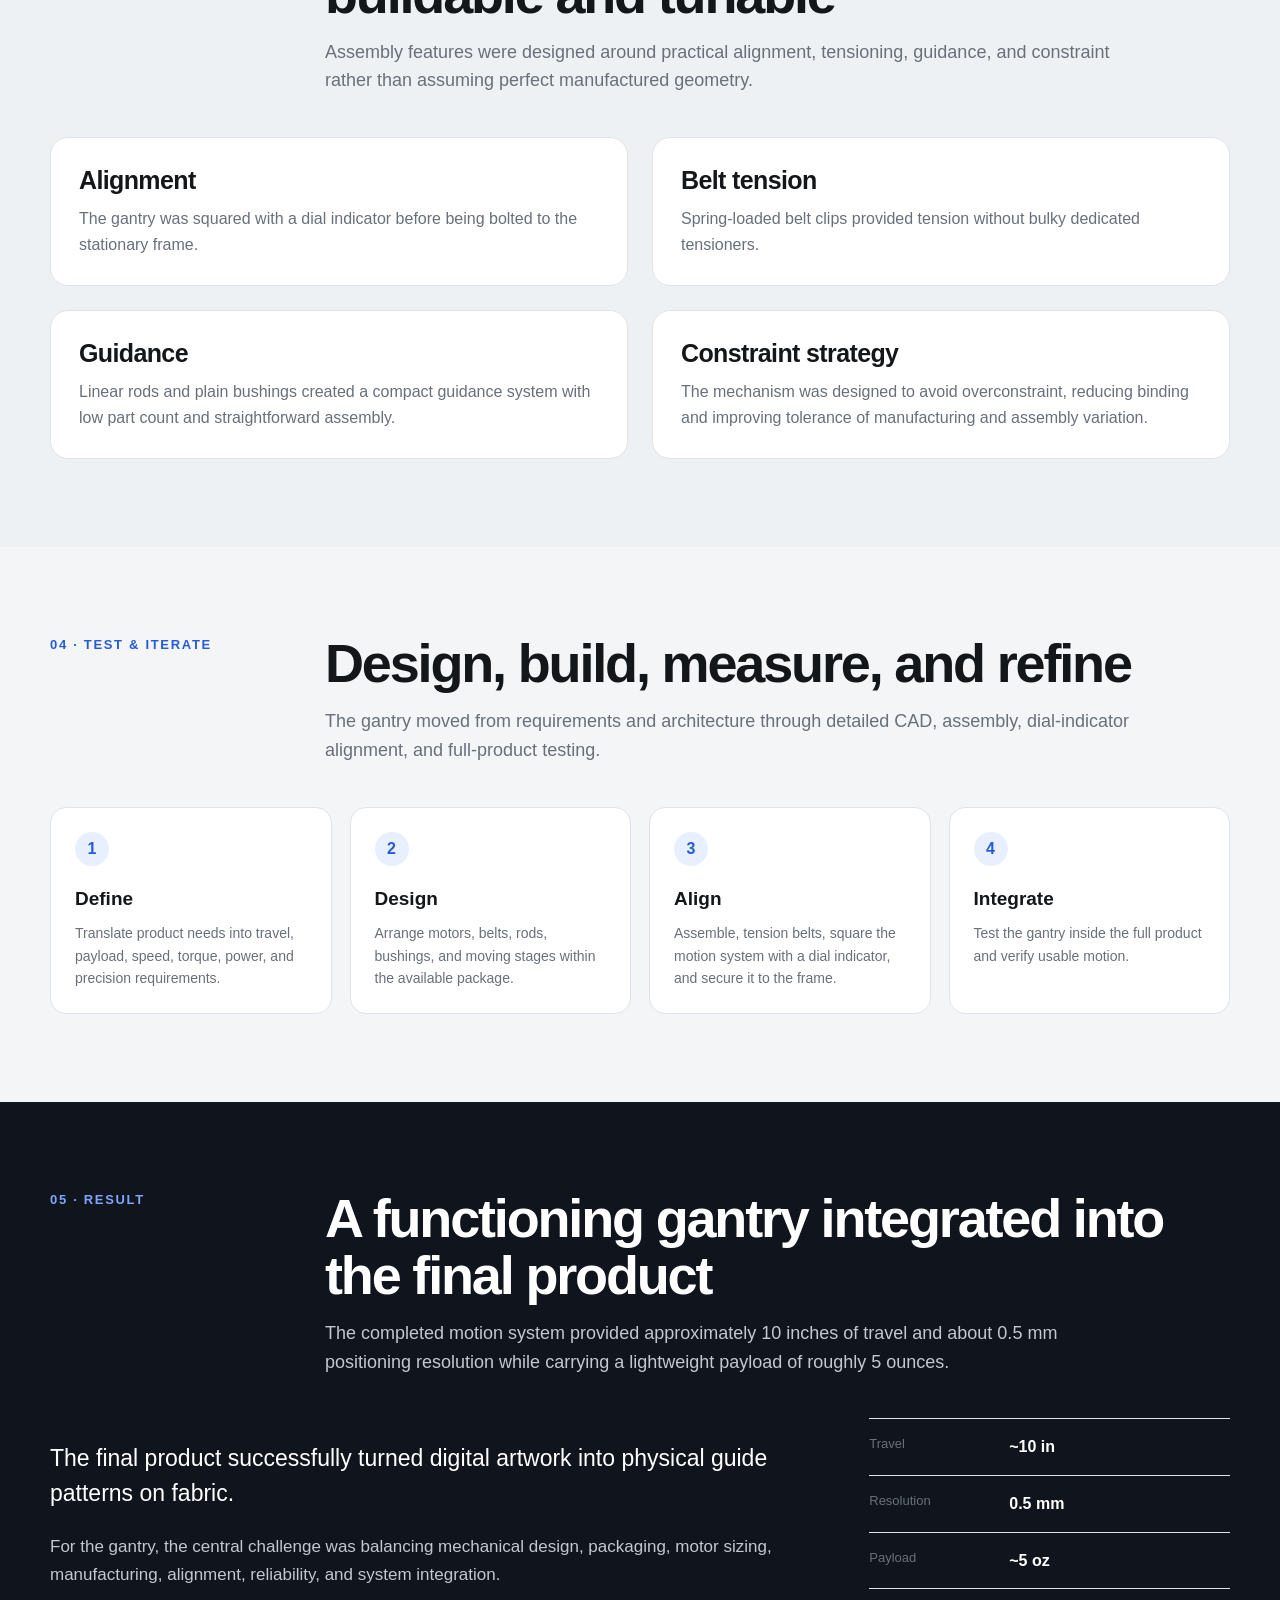
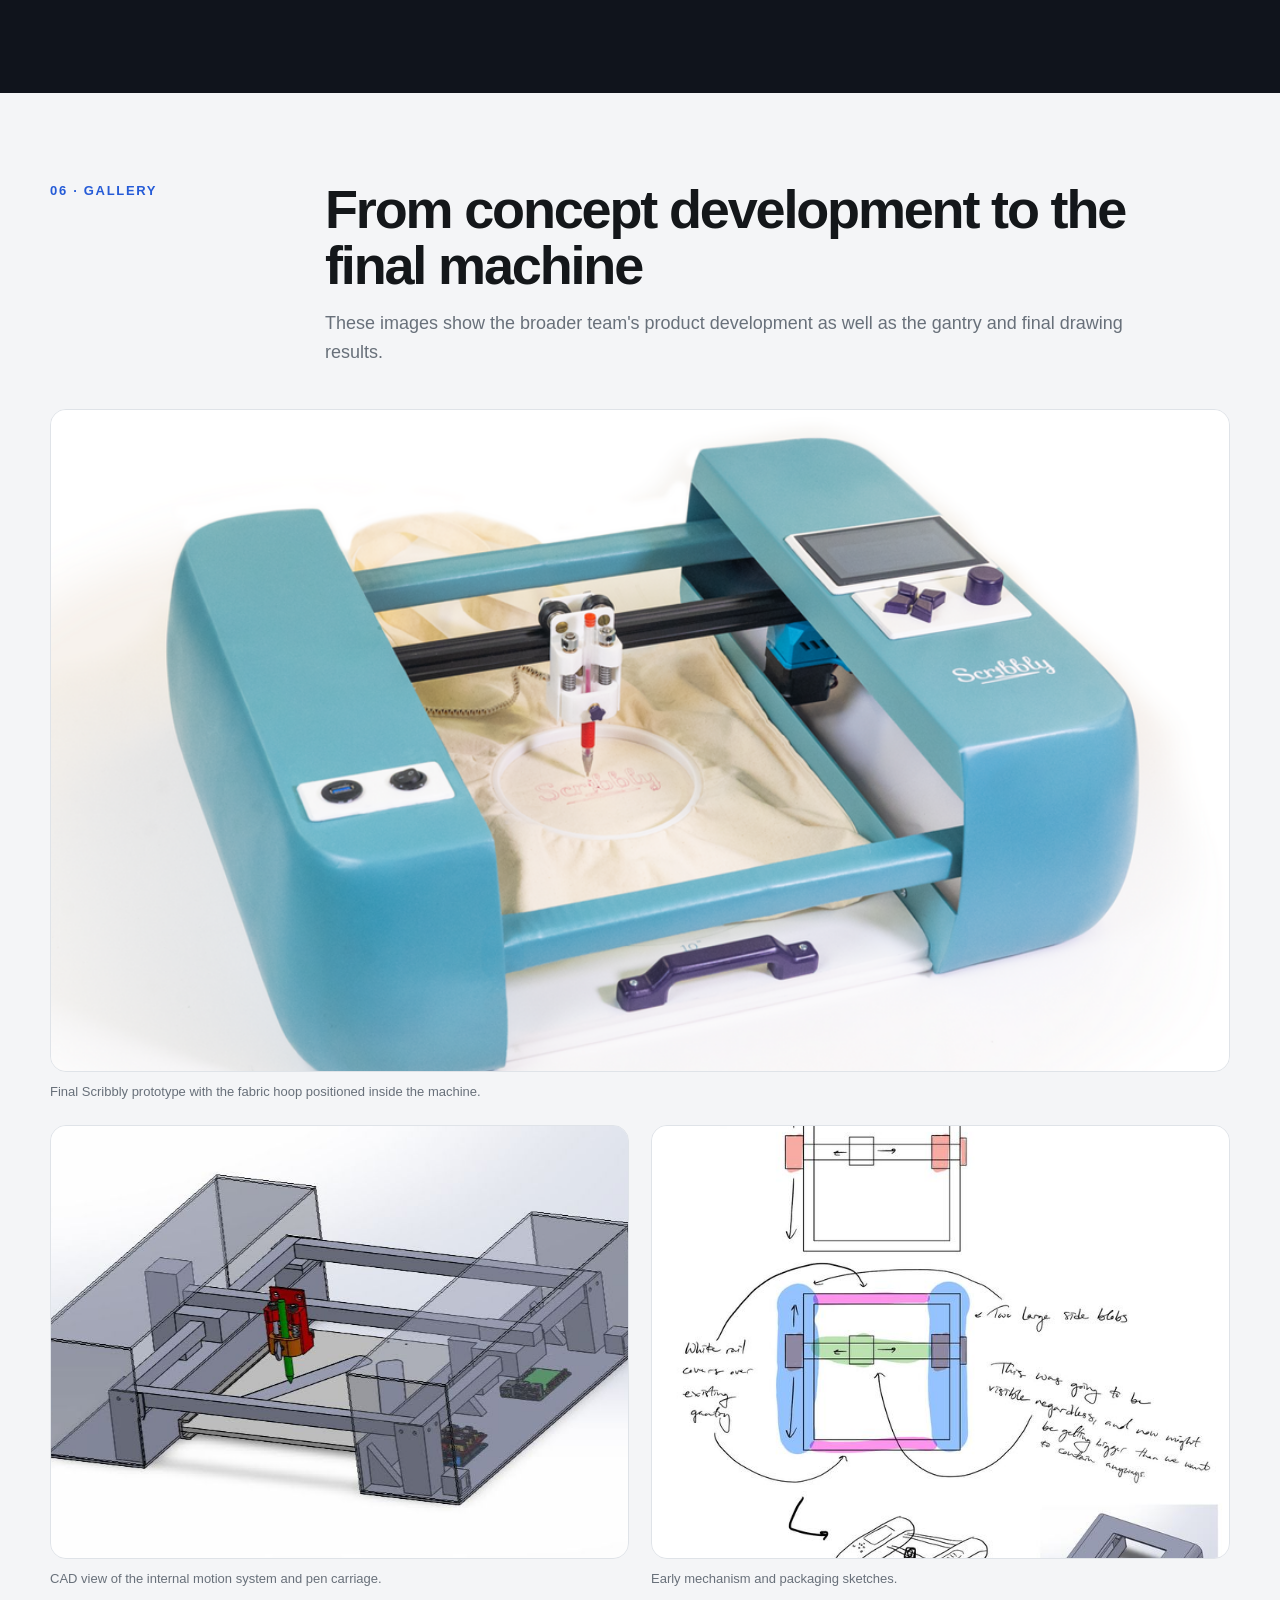
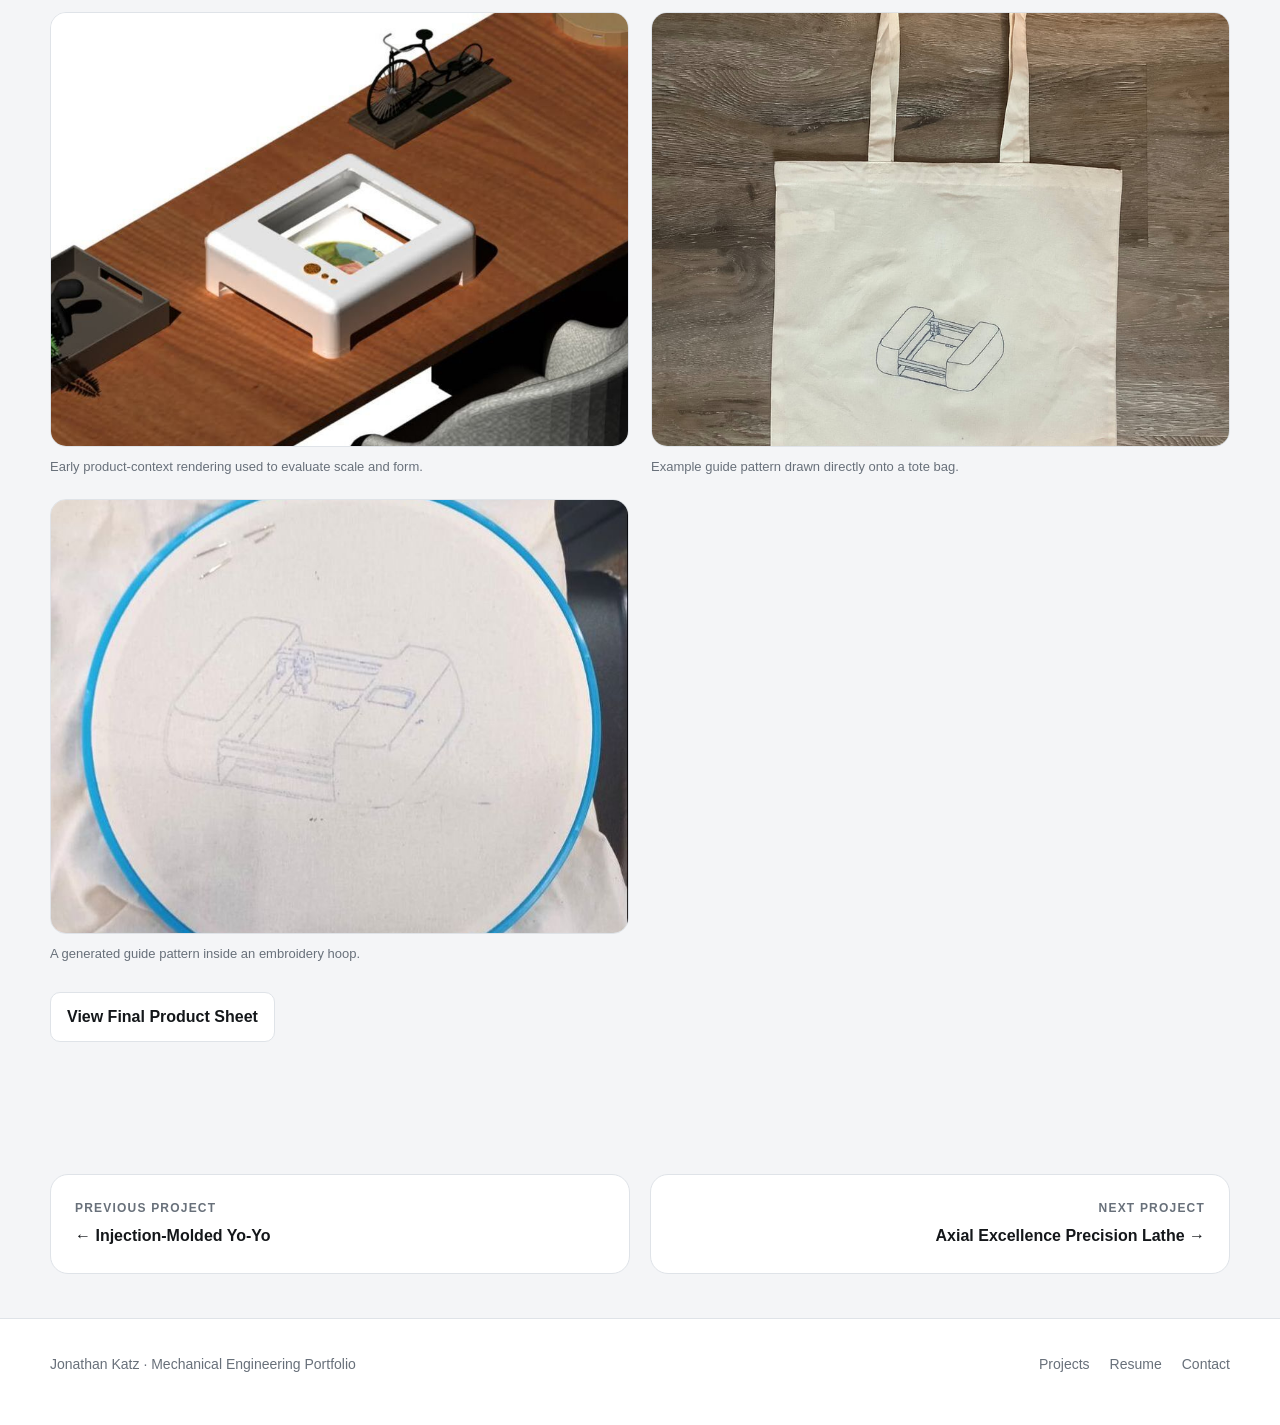
<file: projects/2-009-scribbly.html>
<!DOCTYPE html>
<html lang="en">
<head><meta charset="utf-8"><meta name="viewport" content="width=device-width, initial-scale=1"><title>Scribbly Embroidery Accessory — Jonathan Katz</title><meta name="description" content="MIT 2.009 Scribbly embroidery accessory project — mechanical design and development of a compact H-belt gantry system."><link rel="icon" type="image/svg+xml" href="../favicon.svg"><link rel="stylesheet" href="../css/project-scribbly.css"></head>
<body>
<header class="topbar"><div class="wrap topbar-inner"><a class="brand" href="../index.html">Jonathan Katz</a><button class="menu-toggle" type="button" aria-expanded="false" aria-label="Toggle navigation">Menu</button><nav class="nav"><a href="../index.html#projects">Projects</a><a href="../Jonathan_Katz_Resume.pdf">Resume</a><a href="../contact.html">Contact</a></nav></div></header>
<main>
<section class="hero"><div class="hero-copy"><div class="eyebrow">MIT 2.009 · Product Engineering Processes</div><h1>Scribbly</h1><p>A team-developed embroidery accessory that turns a user-provided image into thin, washable guide lines on fabric. My primary responsibility was the compact XY gantry and its mechanical integration.</p><div class="chips"><span class="chip">Mechanical Design</span><span class="chip">CAD</span><span class="chip">Gantry Systems</span><span class="chip">Prototyping</span><span class="chip">Testing</span></div></div><div class="hero-image"><img src="../assets/2-009/final-scribbly.png" alt="Completed Scribbly embroidery guide drawing machine"></div></section>
<section id="overview"><div class="wrap"><div class="section-head"><div class="section-kicker">01 · Overview</div><div><h2>Turning a product concept into a working motion system</h2><p>The gantry had to fit within the product envelope while moving a range of fabric and hoop sizes accurately and reliably.</p></div></div><div class="overview-grid"><div class="overview-copy"><p class="lead">Scribbly converts digital designs into washable guides drawn directly onto fabric so users can embroider the pattern afterward.</p><p>My primary responsibility was the gantry system: mechanical architecture, CAD, motion-stage mounts, moving components, assembly, alignment, and testing. The broader team developed the enclosure, product form, garment interface, electronics, and other product subsystems.</p></div><aside class="project-facts"><div class="fact"><span class="fact-label">Course</span><span class="fact-value">MIT 2.009</span></div><div class="fact"><span class="fact-label">Role</span><span class="fact-value">Gantry subteam</span></div><div class="fact"><span class="fact-label">Travel</span><span class="fact-value">~10 in</span></div><div class="fact"><span class="fact-label">Resolution</span><span class="fact-value">0.5 mm</span></div><div class="fact"><span class="fact-label">Actuation</span><span class="fact-value">NEMA 17 steppers</span></div><div class="fact"><span class="fact-label">Payload</span><span class="fact-value">~5 oz</span></div></aside></div></div></section>
<section class="section-dark" id="design"><div class="wrap"><div class="section-head"><div class="section-kicker">02 · Design</div><div><h2>Compact motion without unnecessary complexity</h2><p>Packaging, reliability, and precision had to be balanced within a constrained consumer-product envelope.</p></div></div><div class="three-column"><article class="feature-card"><h3>Packaging</h3><p>The gantry needed useful planar travel while fitting inside a product with significant space constraints.</p></article><article class="feature-card"><h3>Reliability</h3><p>The mechanism deliberately used fewer belts and fewer opportunities for failure, treating simplicity as a performance requirement.</p></article><article class="feature-card"><h3>Precision</h3><p>Motor speed, torque, available power, payload, stiffness, and positioning precision had to be considered together.</p></article></div></div></section>
<section id="architecture"><div class="wrap"><div class="section-head"><div class="section-kicker">Mechanical architecture</div><div><h2>A lightweight H-belt gantry built around linear rods</h2><p>The motion system used NEMA 17 stepper motors, four 0.25-inch linear rods, oil-impregnated bushings, and spring-loaded belt clips for tension.</p></div></div><div class="grid2"><article class="card"><img src="../assets/2-009/gantry-cad.jpg" alt="CAD model showing the internal Scribbly gantry"><div class="card-copy"><h3>Motion architecture</h3><p>Two rods ran front-to-back and two left-to-right. The rod diameter balanced low moving mass with sufficient stiffness for the target motion.</p></div></article><article class="card"><img src="../assets/2-009/enclosure-cad.jpg" alt="Integrated CAD of Scribbly enclosure and internal mechanism"><div class="card-copy"><h3>System integration</h3><p>The gantry geometry and mounting had to coordinate with the broader team's enclosure and product packaging while preserving usable motion.</p></div></article></div></div></section>
<section class="section-muted" id="build"><div class="wrap"><div class="section-head"><div class="section-kicker">03 · Build</div><div><h2>Details that made the mechanism buildable and tunable</h2><p>Assembly features were designed around practical alignment, tensioning, guidance, and constraint rather than assuming perfect manufactured geometry.</p></div></div><div class="detail-grid"><article class="detail"><h3>Alignment</h3><p>The gantry was squared with a dial indicator before being bolted to the stationary frame.</p></article><article class="detail"><h3>Belt tension</h3><p>Spring-loaded belt clips provided tension without bulky dedicated tensioners.</p></article><article class="detail"><h3>Guidance</h3><p>Linear rods and plain bushings created a compact guidance system with low part count and straightforward assembly.</p></article><article class="detail"><h3>Constraint strategy</h3><p>The mechanism was designed to avoid overconstraint, reducing binding and improving tolerance of manufacturing and assembly variation.</p></article></div></div></section>
<section id="testing"><div class="wrap"><div class="section-head"><div class="section-kicker">04 · Test &amp; Iterate</div><div><h2>Design, build, measure, and refine</h2><p>The gantry moved from requirements and architecture through detailed CAD, assembly, dial-indicator alignment, and full-product testing.</p></div></div><div class="process"><div class="step"><div class="step-num">1</div><h3>Define</h3><p>Translate product needs into travel, payload, speed, torque, power, and precision requirements.</p></div><div class="step"><div class="step-num">2</div><h3>Design</h3><p>Arrange motors, belts, rods, bushings, and moving stages within the available package.</p></div><div class="step"><div class="step-num">3</div><h3>Align</h3><p>Assemble, tension belts, square the motion system with a dial indicator, and secure it to the frame.</p></div><div class="step"><div class="step-num">4</div><h3>Integrate</h3><p>Test the gantry inside the full product and verify usable motion.</p></div></div></div></section>
<section class="result" id="result"><div class="wrap"><div class="section-head"><div class="section-kicker">05 · Result</div><div><h2>A functioning gantry integrated into the final product</h2><p>The completed motion system provided approximately 10 inches of travel and about 0.5 mm positioning resolution while carrying a lightweight payload of roughly 5 ounces.</p></div></div><div class="overview-grid"><div class="overview-copy"><p class="lead" style="color:#fff">The final product successfully turned digital artwork into physical guide patterns on fabric.</p><p>For the gantry, the central challenge was balancing mechanical design, packaging, motor sizing, manufacturing, alignment, reliability, and system integration.</p></div><aside class="project-facts"><div class="fact"><span class="fact-label">Travel</span><span class="fact-value">~10 in</span></div><div class="fact"><span class="fact-label">Resolution</span><span class="fact-value">0.5 mm</span></div><div class="fact"><span class="fact-label">Payload</span><span class="fact-value">~5 oz</span></div></aside></div></div></section>
<section id="gallery"><div class="wrap"><div class="section-head"><div class="section-kicker">06 · Gallery</div><div><h2>From concept development to the final machine</h2><p>These images show the broader team's product development as well as the gantry and final drawing results.</p></div></div><div class="photo-grid photo-grid-featured"><figure class="featured-photo"><img src="../assets/2-009/final-scribbly.png" alt="Completed Scribbly prototype"><figcaption>Final Scribbly prototype with the fabric hoop positioned inside the machine.</figcaption></figure><figure><img src="../assets/2-009/gantry-cad.jpg" alt="CAD model of the internal gantry"><figcaption>CAD view of the internal motion system and pen carriage.</figcaption></figure><figure><img src="../assets/2-009/concept-sketch.jpg" alt="Early Scribbly mechanism and packaging sketches"><figcaption>Early mechanism and packaging sketches.</figcaption></figure><figure><img src="../assets/2-009/context-render.jpg" alt="Rendered Scribbly product concept"><figcaption>Early product-context rendering used to evaluate scale and form.</figcaption></figure><figure><img src="../assets/2-009/tote-result.jpg" alt="Tote bag marked with a Scribbly guide drawing"><figcaption>Example guide pattern drawn directly onto a tote bag.</figcaption></figure><figure><img src="../assets/2-009/hoop-result.jpg" alt="Embroidery hoop with a Scribbly-drawn guide pattern"><figcaption>A generated guide pattern inside an embroidery hoop.</figcaption></figure></div><div class="product-sheet-link"><a class="product-sheet-button" href="../assets/2-009/product-sheet.pdf">View Final Product Sheet</a></div></div></section>
<div class="wrap"><nav class="project-navigation" aria-label="Project navigation"><a href="2-008-yoyo.html"><span>Previous project</span>← Injection-Molded Yo-Yo</a><a href="2-72-lathe.html"><span>Next project</span>Axial Excellence Precision Lathe →</a></nav></div>
</main>
<footer><div class="wrap footer-inner"><span>Jonathan Katz · Mechanical Engineering Portfolio</span><div class="footer-links"><a href="../index.html#projects">Projects</a><a href="../Jonathan_Katz_Resume.pdf">Resume</a><a href="../contact.html">Contact</a></div></div></footer><script defer src="../js/main.js"></script>
</body></html>
</file>
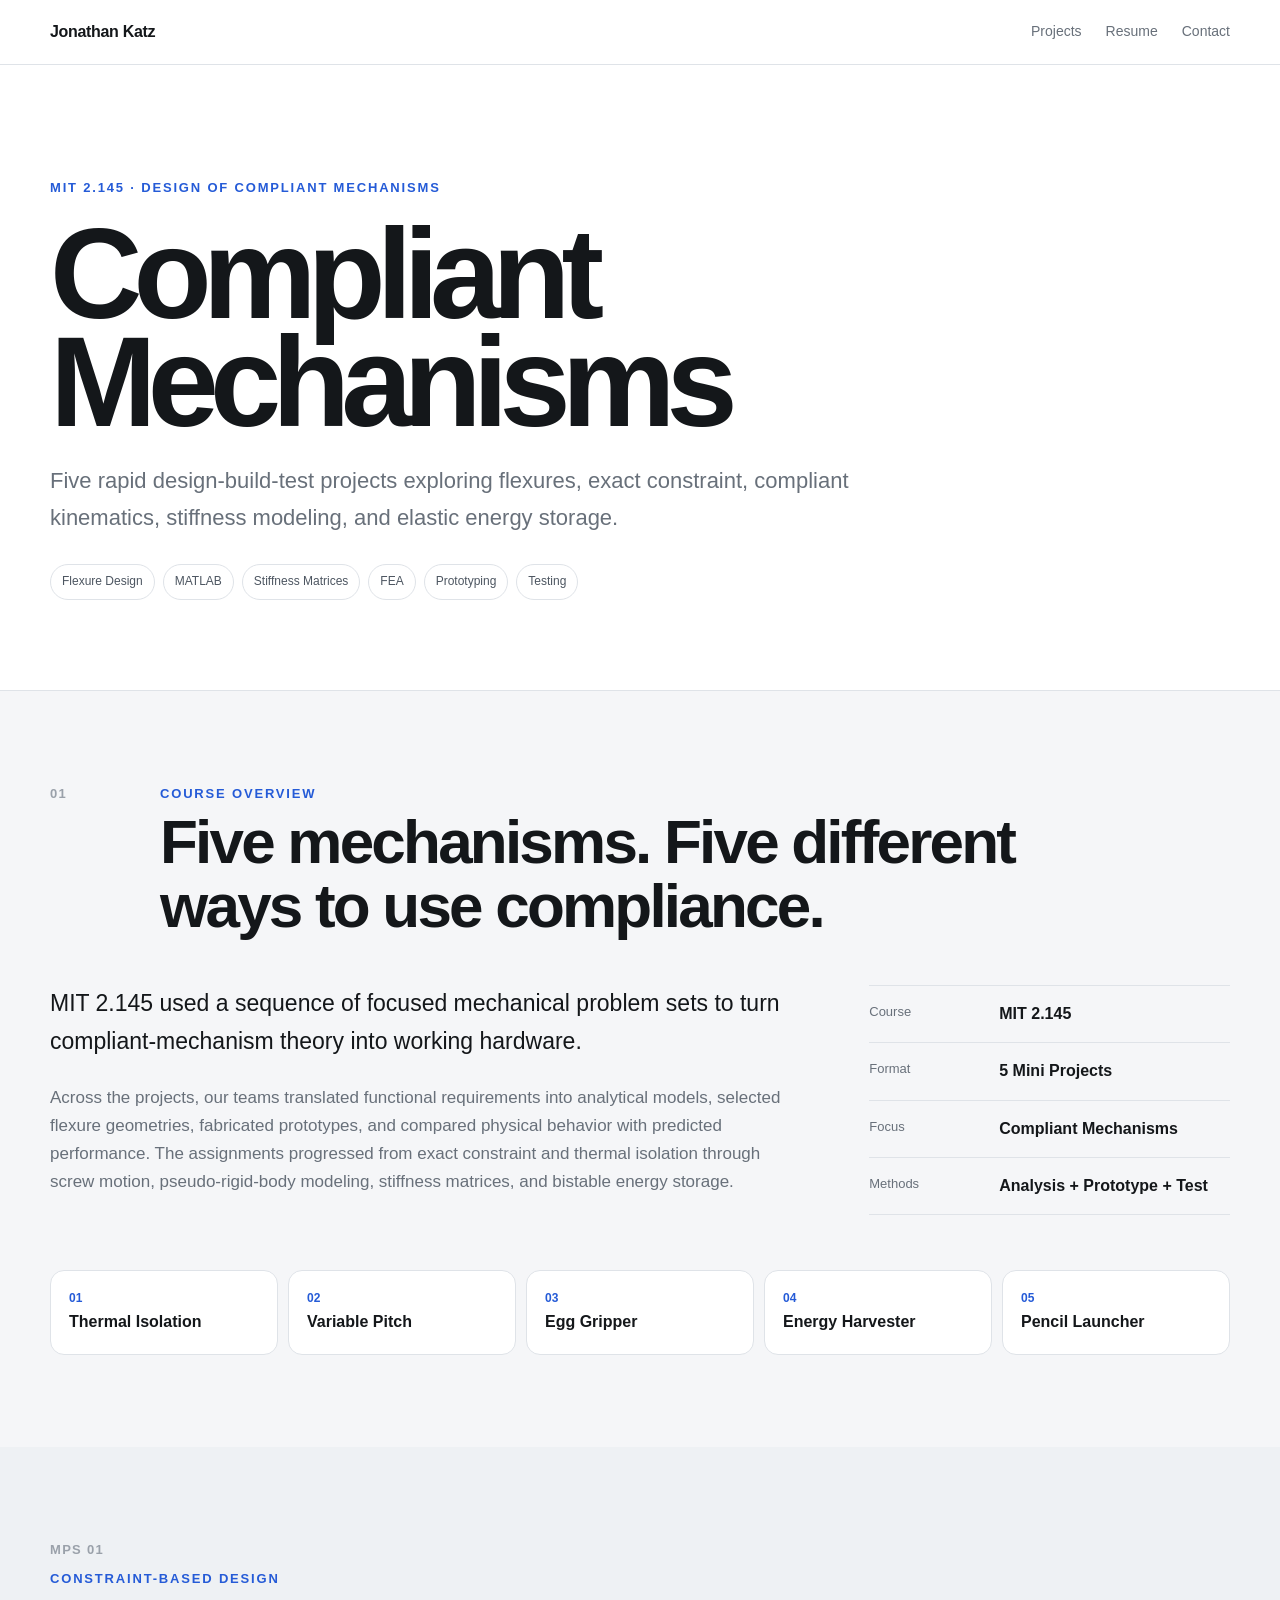
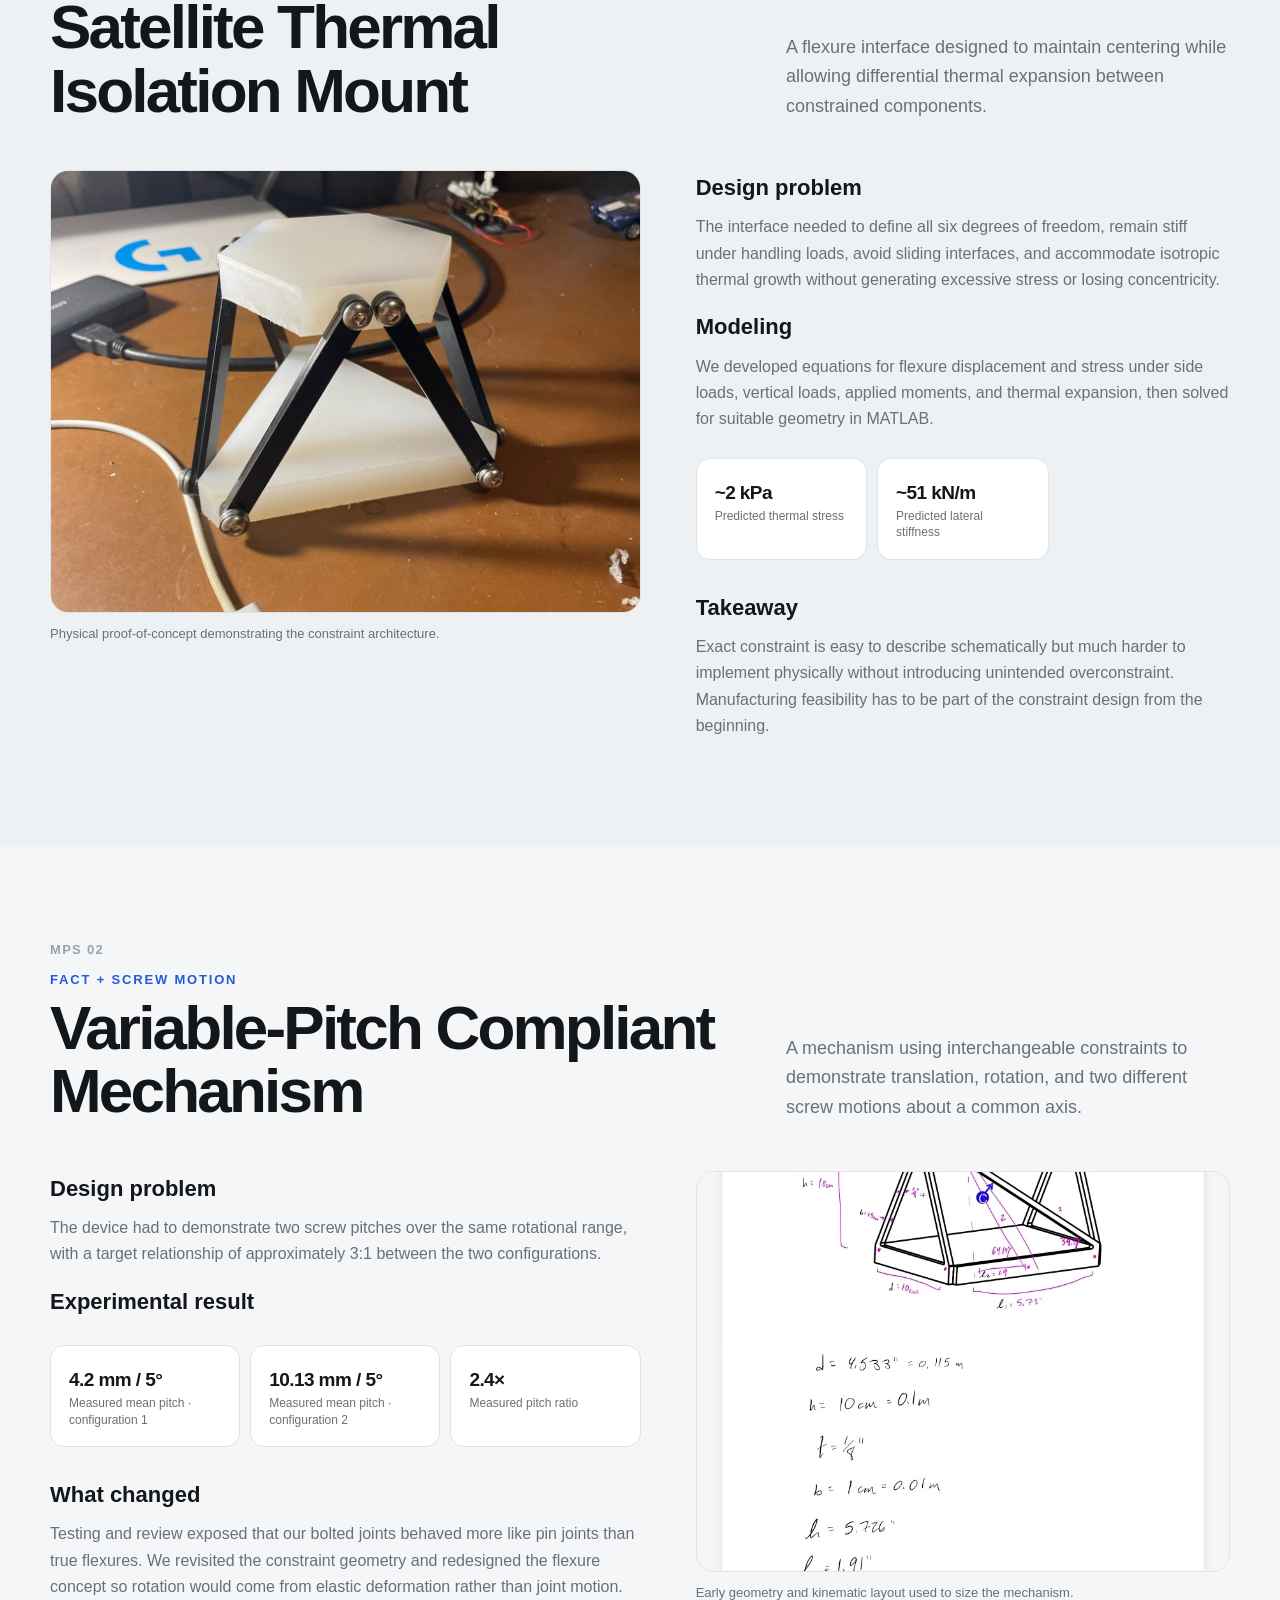
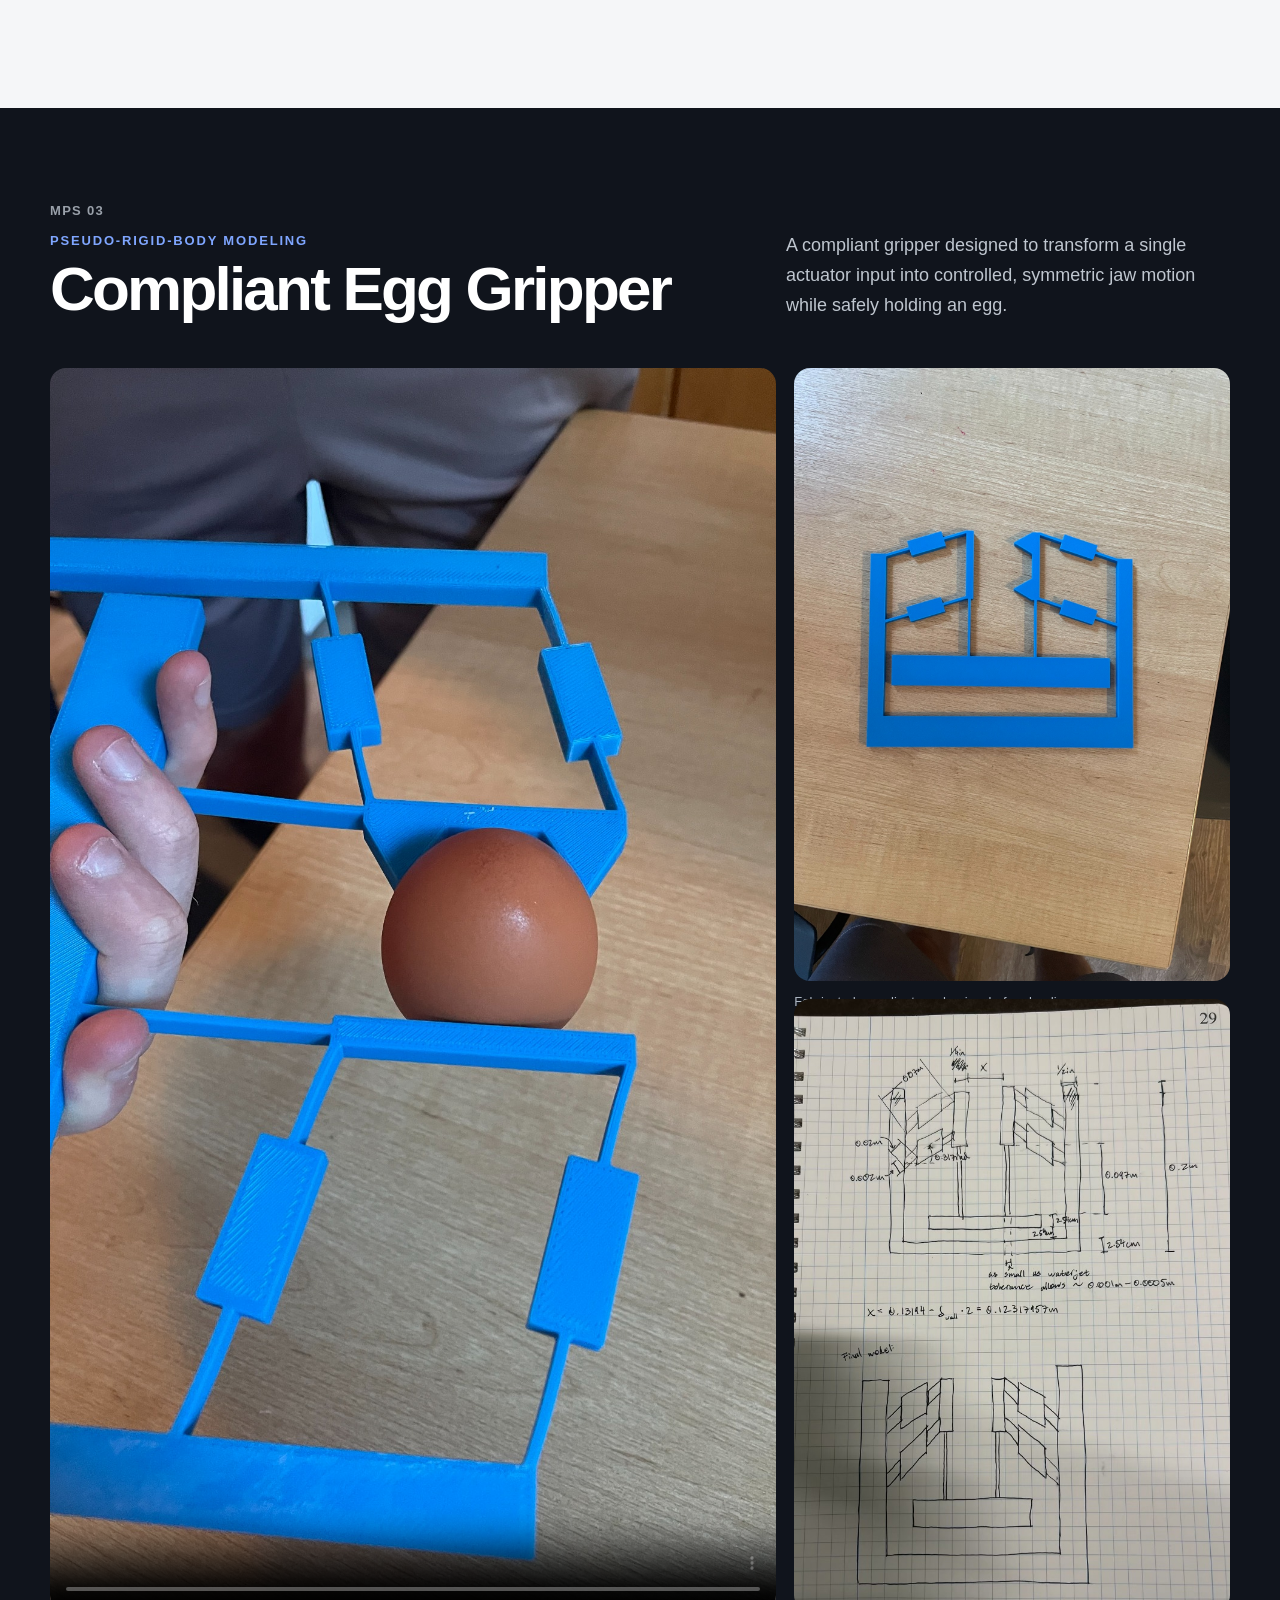
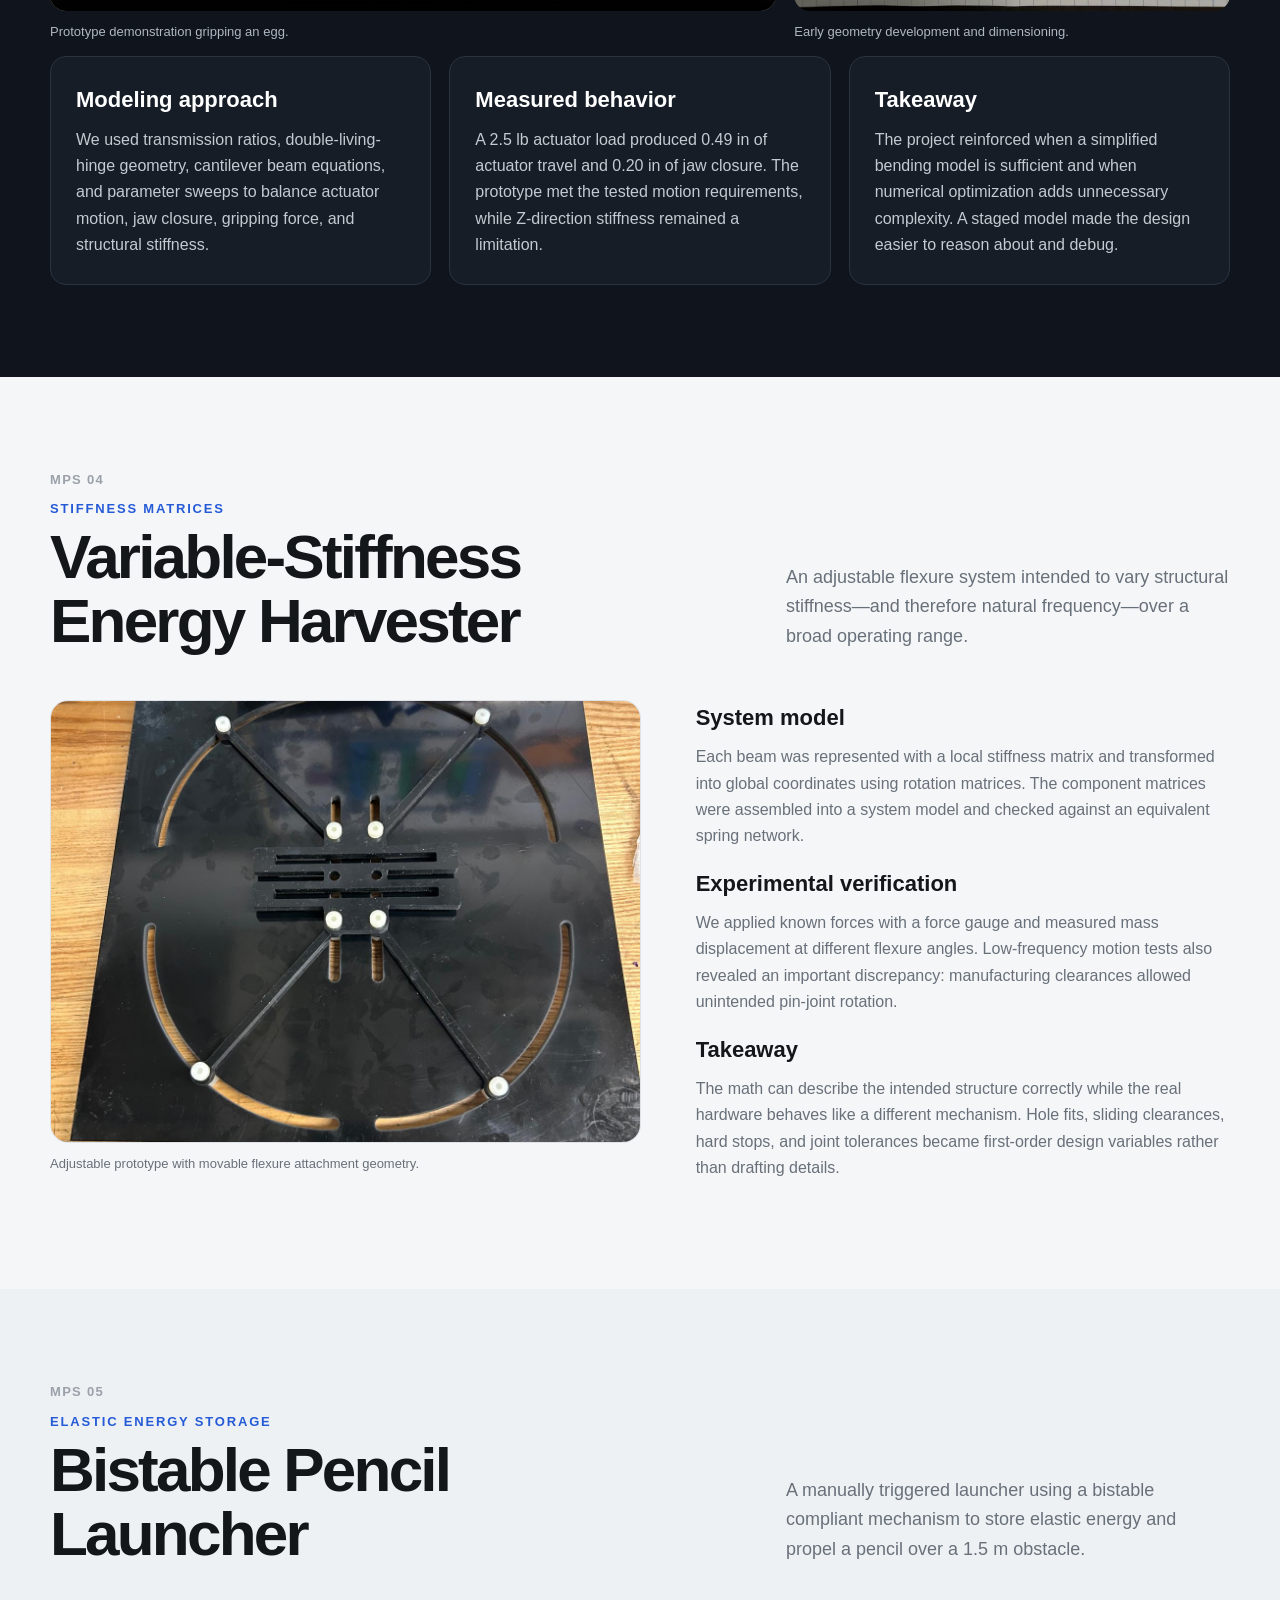
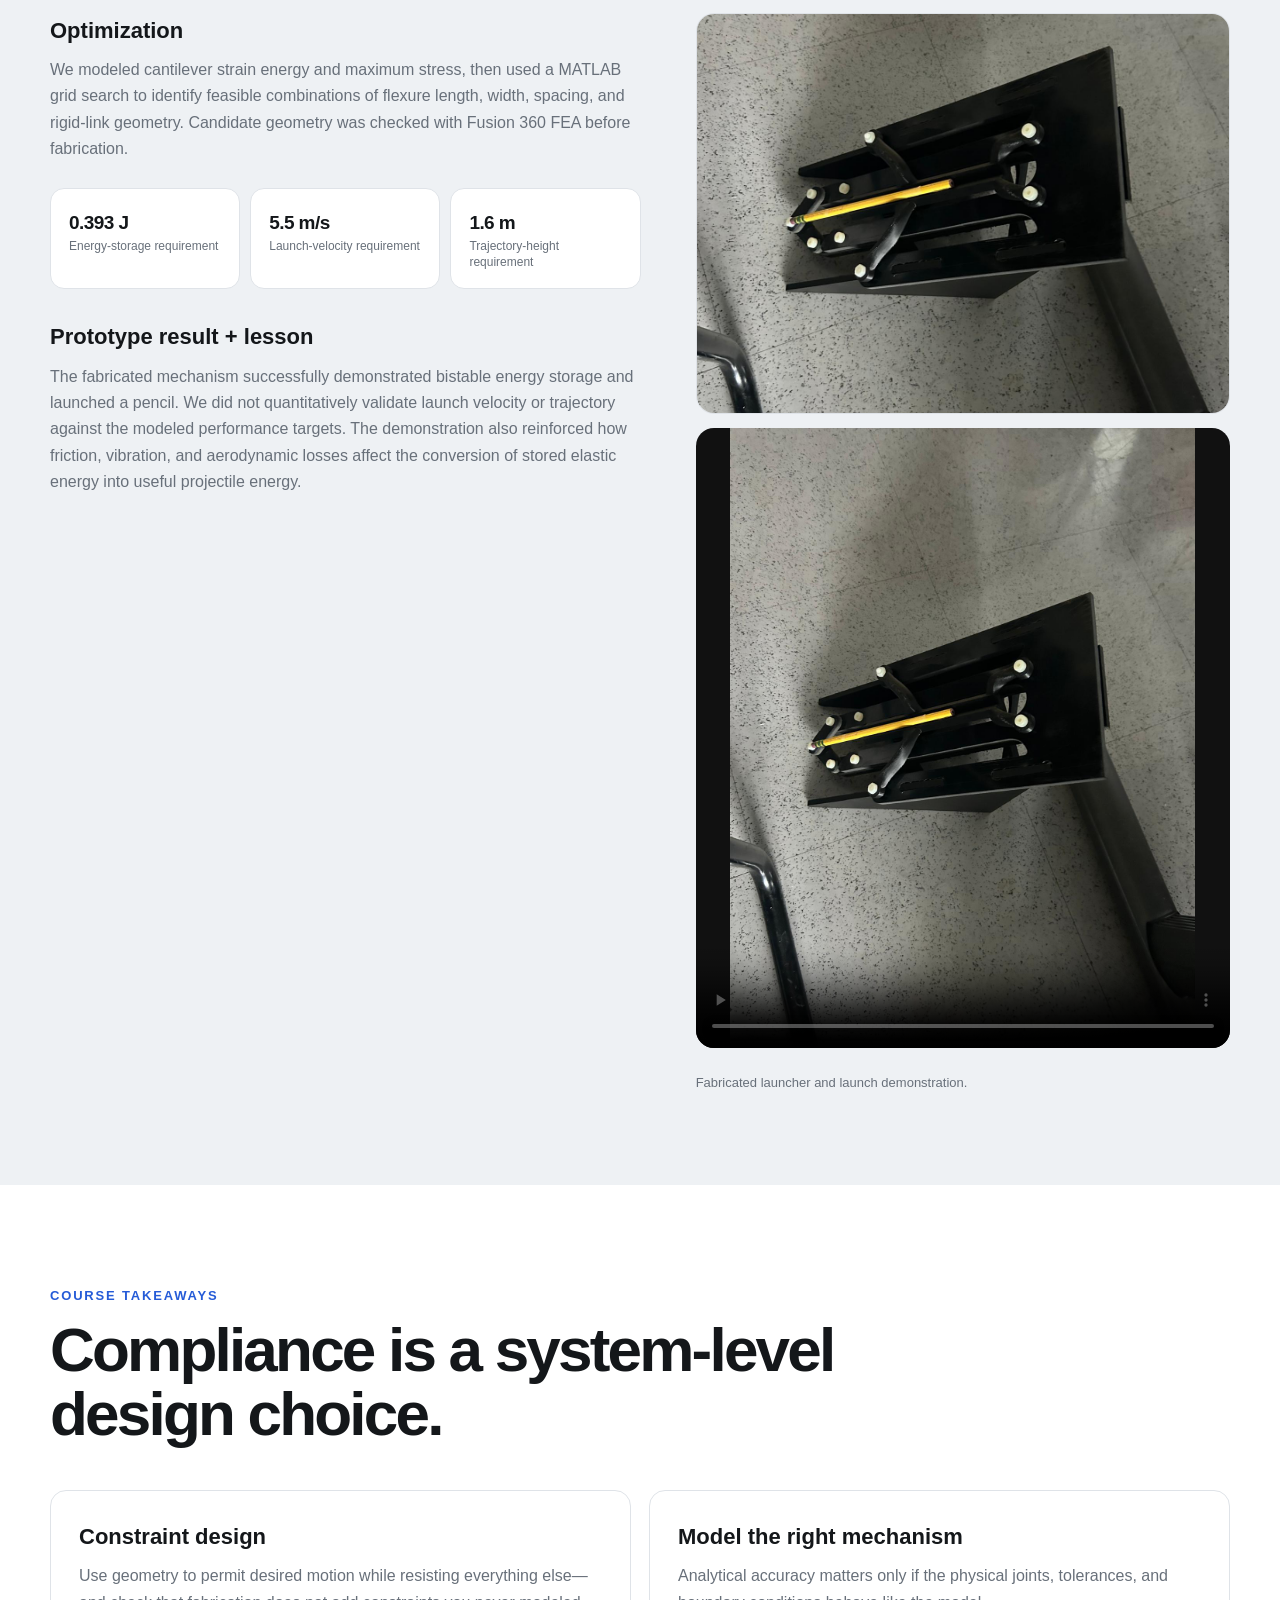
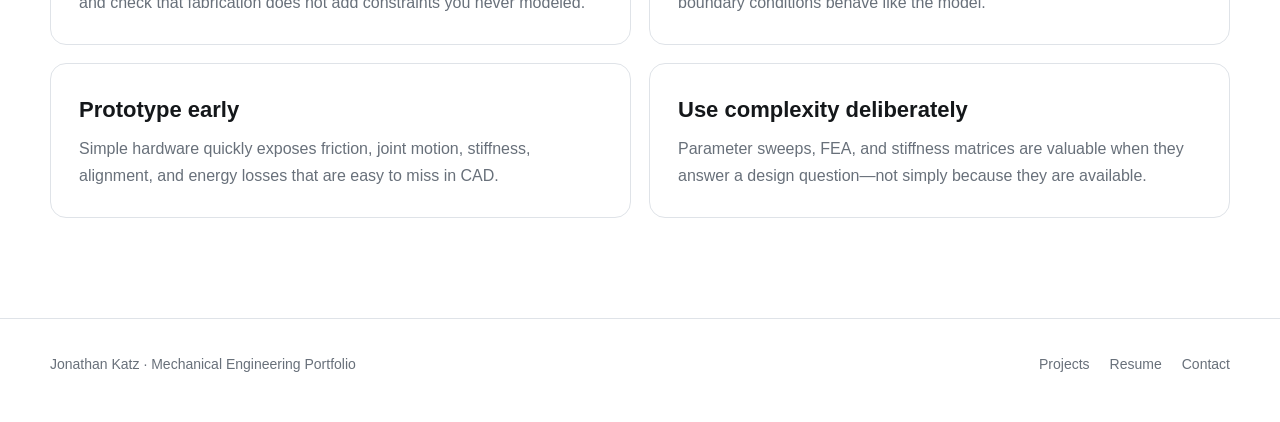
<file: projects/2-145-compliant-mechanisms.html>
<!DOCTYPE html>
<html lang="en">
<head>
  <meta charset="utf-8">
  <meta name="viewport" content="width=device-width, initial-scale=1">
  <title>Compliant Mechanisms | Jonathan Katz</title>
  <meta name="description" content="MIT 2.145 compliant mechanisms portfolio project: five rapid design-build-test projects exploring flexures, constraint design, kinematics, stiffness matrices, and energy storage.">
  <link rel="icon" type="image/svg+xml" href="../favicon.svg">
  <link rel="stylesheet" href="../css/project-2-145.css">
</head>
<body>
<header class="topbar"><div class="wrap topbar-inner"><a class="brand" href="../index.html">Jonathan Katz</a><button class="menu-toggle" type="button" aria-expanded="false" aria-label="Toggle navigation">Menu</button><nav><a href="../index.html#projects">Projects</a><a href="../Jonathan_Katz_Resume.pdf" target="_blank">Resume</a><a href="../contact.html">Contact</a></nav></div></header>
<main>
  <section class="hero"><div class="wrap"><p class="eyebrow">MIT 2.145 · Design of Compliant Mechanisms</p><h1>Compliant<br>Mechanisms</h1><p class="hero-subtitle">Five rapid design-build-test projects exploring flexures, exact constraint, compliant kinematics, stiffness modeling, and elastic energy storage.</p><div class="hero-tags"><span>Flexure Design</span><span>MATLAB</span><span>Stiffness Matrices</span><span>FEA</span><span>Prototyping</span><span>Testing</span></div></div></section>

  <section class="section"><div class="wrap"><div class="section-heading"><p class="section-number">01</p><div><p class="eyebrow">Course Overview</p><h2>Five mechanisms. Five different ways to use compliance.</h2></div></div><div class="overview-grid"><div class="overview-copy"><p class="lead">MIT 2.145 used a sequence of focused mechanical problem sets to turn compliant-mechanism theory into working hardware.</p><p>Across the projects, our teams translated functional requirements into analytical models, selected flexure geometries, fabricated prototypes, and compared physical behavior with predicted performance. The assignments progressed from exact constraint and thermal isolation through screw motion, pseudo-rigid-body modeling, stiffness matrices, and bistable energy storage.</p></div><aside class="project-facts"><div class="fact"><span>Course</span><strong>MIT 2.145</strong></div><div class="fact"><span>Format</span><strong>5 Mini Projects</strong></div><div class="fact"><span>Focus</span><strong>Compliant Mechanisms</strong></div><div class="fact"><span>Methods</span><strong>Analysis + Prototype + Test</strong></div></aside></div>
  <div class="project-index"><a href="#mps1"><b>01</b><span>Thermal Isolation</span></a><a href="#mps2"><b>02</b><span>Variable Pitch</span></a><a href="#mps3"><b>03</b><span>Egg Gripper</span></a><a href="#mps4"><b>04</b><span>Energy Harvester</span></a><a href="#mps5"><b>05</b><span>Pencil Launcher</span></a></div></div></section>

  <section class="case section-muted" id="mps1"><div class="wrap"><div class="case-title"><div><p class="case-num">MPS 01</p><p class="eyebrow">Constraint-Based Design</p><h2>Satellite Thermal Isolation Mount</h2></div><p class="case-summary">A flexure interface designed to maintain centering while allowing differential thermal expansion between constrained components.</p></div><div class="media-copy"><figure><img src="../assets/2-145/mps1-thermal-isolation.jpg" alt="Prototype flexure thermal isolation mount"><figcaption>Physical proof-of-concept demonstrating the constraint architecture.</figcaption></figure><div class="copy"><h3>Design problem</h3><p>The interface needed to define all six degrees of freedom, remain stiff under handling loads, avoid sliding interfaces, and accommodate isotropic thermal growth without generating excessive stress or losing concentricity.</p><h3>Modeling</h3><p>We developed equations for flexure displacement and stress under side loads, vertical loads, applied moments, and thermal expansion, then solved for suitable geometry in MATLAB.</p><div class="metrics"><div><strong>~2 kPa</strong><span>Predicted thermal stress</span></div><div><strong>~51 kN/m</strong><span>Predicted lateral stiffness</span></div></div><h3>Takeaway</h3><p>Exact constraint is easy to describe schematically but much harder to implement physically without introducing unintended overconstraint. Manufacturing feasibility has to be part of the constraint design from the beginning.</p></div></div></div></section>

  <section class="case" id="mps2"><div class="wrap"><div class="case-title"><div><p class="case-num">MPS 02</p><p class="eyebrow">FACT + Screw Motion</p><h2>Variable-Pitch Compliant Mechanism</h2></div><p class="case-summary">A mechanism using interchangeable constraints to demonstrate translation, rotation, and two different screw motions about a common axis.</p></div><div class="media-copy reverse"><figure><img src="../assets/2-145/mps2-variable-pitch-sketch.jpg" alt="Design sketch for variable pitch compliant mechanism"><figcaption>Early geometry and kinematic layout used to size the mechanism.</figcaption></figure><div class="copy"><h3>Design problem</h3><p>The device had to demonstrate two screw pitches over the same rotational range, with a target relationship of approximately 3:1 between the two configurations.</p><h3>Experimental result</h3><div class="metrics"><div><strong>4.2 mm / 5°</strong><span>Measured mean pitch · configuration 1</span></div><div><strong>10.13 mm / 5°</strong><span>Measured mean pitch · configuration 2</span></div><div><strong>2.4×</strong><span>Measured pitch ratio</span></div></div><h3>What changed</h3><p>Testing and review exposed that our bolted joints behaved more like pin joints than true flexures. We revisited the constraint geometry and redesigned the flexure concept so rotation would come from elastic deformation rather than joint motion.</p></div></div></div></section>

  <section class="case section-dark" id="mps3"><div class="wrap"><div class="case-title"><div><p class="case-num">MPS 03</p><p class="eyebrow">Pseudo-Rigid-Body Modeling</p><h2>Compliant Egg Gripper</h2></div><p class="case-summary">A compliant gripper designed to transform a single actuator input into controlled, symmetric jaw motion while safely holding an egg.</p></div><div class="egg-grid"><figure class="egg-hero"><video controls playsinline preload="metadata" poster="../assets/2-145/mps3-egg-gripper.jpg"><source src="../assets/2-145/mps3-egg-gripper-demo.mp4" type="video/mp4">Your browser does not support embedded video.</video><figcaption>Prototype demonstration gripping an egg.</figcaption></figure><figure><img src="../assets/2-145/mps3-compliant-gripper.jpg" alt="Fabricated compliant gripper geometry"><figcaption>Fabricated compliant mechanism before loading.</figcaption></figure><figure><img src="../assets/2-145/mps3-design-sketch.jpg" alt="Hand calculations and sketch for compliant gripper"><figcaption>Early geometry development and dimensioning.</figcaption></figure></div><div class="dark-copy"><div><h3>Modeling approach</h3><p>We used transmission ratios, double-living-hinge geometry, cantilever beam equations, and parameter sweeps to balance actuator motion, jaw closure, gripping force, and structural stiffness.</p></div><div><h3>Measured behavior</h3><p>A 2.5 lb actuator load produced 0.49 in of actuator travel and 0.20 in of jaw closure. The prototype met the tested motion requirements, while Z-direction stiffness remained a limitation.</p></div><div><h3>Takeaway</h3><p>The project reinforced when a simplified bending model is sufficient and when numerical optimization adds unnecessary complexity. A staged model made the design easier to reason about and debug.</p></div></div></div></section>

  <section class="case" id="mps4"><div class="wrap"><div class="case-title"><div><p class="case-num">MPS 04</p><p class="eyebrow">Stiffness Matrices</p><h2>Variable-Stiffness Energy Harvester</h2></div><p class="case-summary">An adjustable flexure system intended to vary structural stiffness—and therefore natural frequency—over a broad operating range.</p></div><div class="media-copy"><figure><img src="../assets/2-145/mps4-energy-harvester.jpg" alt="Variable stiffness energy harvester prototype"><figcaption>Adjustable prototype with movable flexure attachment geometry.</figcaption></figure><div class="copy"><h3>System model</h3><p>Each beam was represented with a local stiffness matrix and transformed into global coordinates using rotation matrices. The component matrices were assembled into a system model and checked against an equivalent spring network.</p><h3>Experimental verification</h3><p>We applied known forces with a force gauge and measured mass displacement at different flexure angles. Low-frequency motion tests also revealed an important discrepancy: manufacturing clearances allowed unintended pin-joint rotation.</p><h3>Takeaway</h3><p>The math can describe the intended structure correctly while the real hardware behaves like a different mechanism. Hole fits, sliding clearances, hard stops, and joint tolerances became first-order design variables rather than drafting details.</p></div></div></div></section>

  <section class="case section-muted" id="mps5"><div class="wrap"><div class="case-title"><div><p class="case-num">MPS 05</p><p class="eyebrow">Elastic Energy Storage</p><h2>Bistable Pencil Launcher</h2></div><p class="case-summary">A manually triggered launcher using a bistable compliant mechanism to store elastic energy and propel a pencil over a 1.5 m obstacle.</p></div><div class="media-copy reverse"><figure class="demo-stack"><img src="../assets/2-145/mps5-pencil-launcher.jpg" alt="Bistable pencil launcher prototype"><video controls playsinline preload="metadata" poster="../assets/2-145/mps5-pencil-launcher.jpg"><source src="../assets/2-145/mps5-pencil-launcher-demo.mp4" type="video/mp4">Your browser does not support embedded video.</video><figcaption>Fabricated launcher and launch demonstration.</figcaption></figure><div class="copy"><h3>Optimization</h3><p>We modeled cantilever strain energy and maximum stress, then used a MATLAB grid search to identify feasible combinations of flexure length, width, spacing, and rigid-link geometry. Candidate geometry was checked with Fusion 360 FEA before fabrication.</p><div class="metrics"><div><strong>0.393 J</strong><span>Energy-storage requirement</span></div><div><strong>5.5 m/s</strong><span>Launch-velocity requirement</span></div><div><strong>1.6 m</strong><span>Trajectory-height requirement</span></div></div><h3>Prototype result + lesson</h3><p>The fabricated mechanism successfully demonstrated bistable energy storage and launched a pencil. We did not quantitatively validate launch velocity or trajectory against the modeled performance targets. The demonstration also reinforced how friction, vibration, and aerodynamic losses affect the conversion of stored elastic energy into useful projectile energy.</p></div></div></div></section>

  <section class="takeaways"><div class="wrap"><p class="eyebrow">Course Takeaways</p><h2>Compliance is a system-level design choice.</h2><div class="takeaway-grid"><article><h3>Constraint design</h3><p>Use geometry to permit desired motion while resisting everything else—and check that fabrication does not add constraints you never modeled.</p></article><article><h3>Model the right mechanism</h3><p>Analytical accuracy matters only if the physical joints, tolerances, and boundary conditions behave like the model.</p></article><article><h3>Prototype early</h3><p>Simple hardware quickly exposes friction, joint motion, stiffness, alignment, and energy losses that are easy to miss in CAD.</p></article><article><h3>Use complexity deliberately</h3><p>Parameter sweeps, FEA, and stiffness matrices are valuable when they answer a design question—not simply because they are available.</p></article></div></div></section>
</main>
<footer><div class="wrap footer-inner"><span>Jonathan Katz · Mechanical Engineering Portfolio</span><div><a href="../index.html#projects">Projects</a><a href="../Jonathan_Katz_Resume.pdf">Resume</a><a href="../contact.html">Contact</a></div></div></footer>
<script defer src="../js/main.js"></script>
</body></html>
</file>
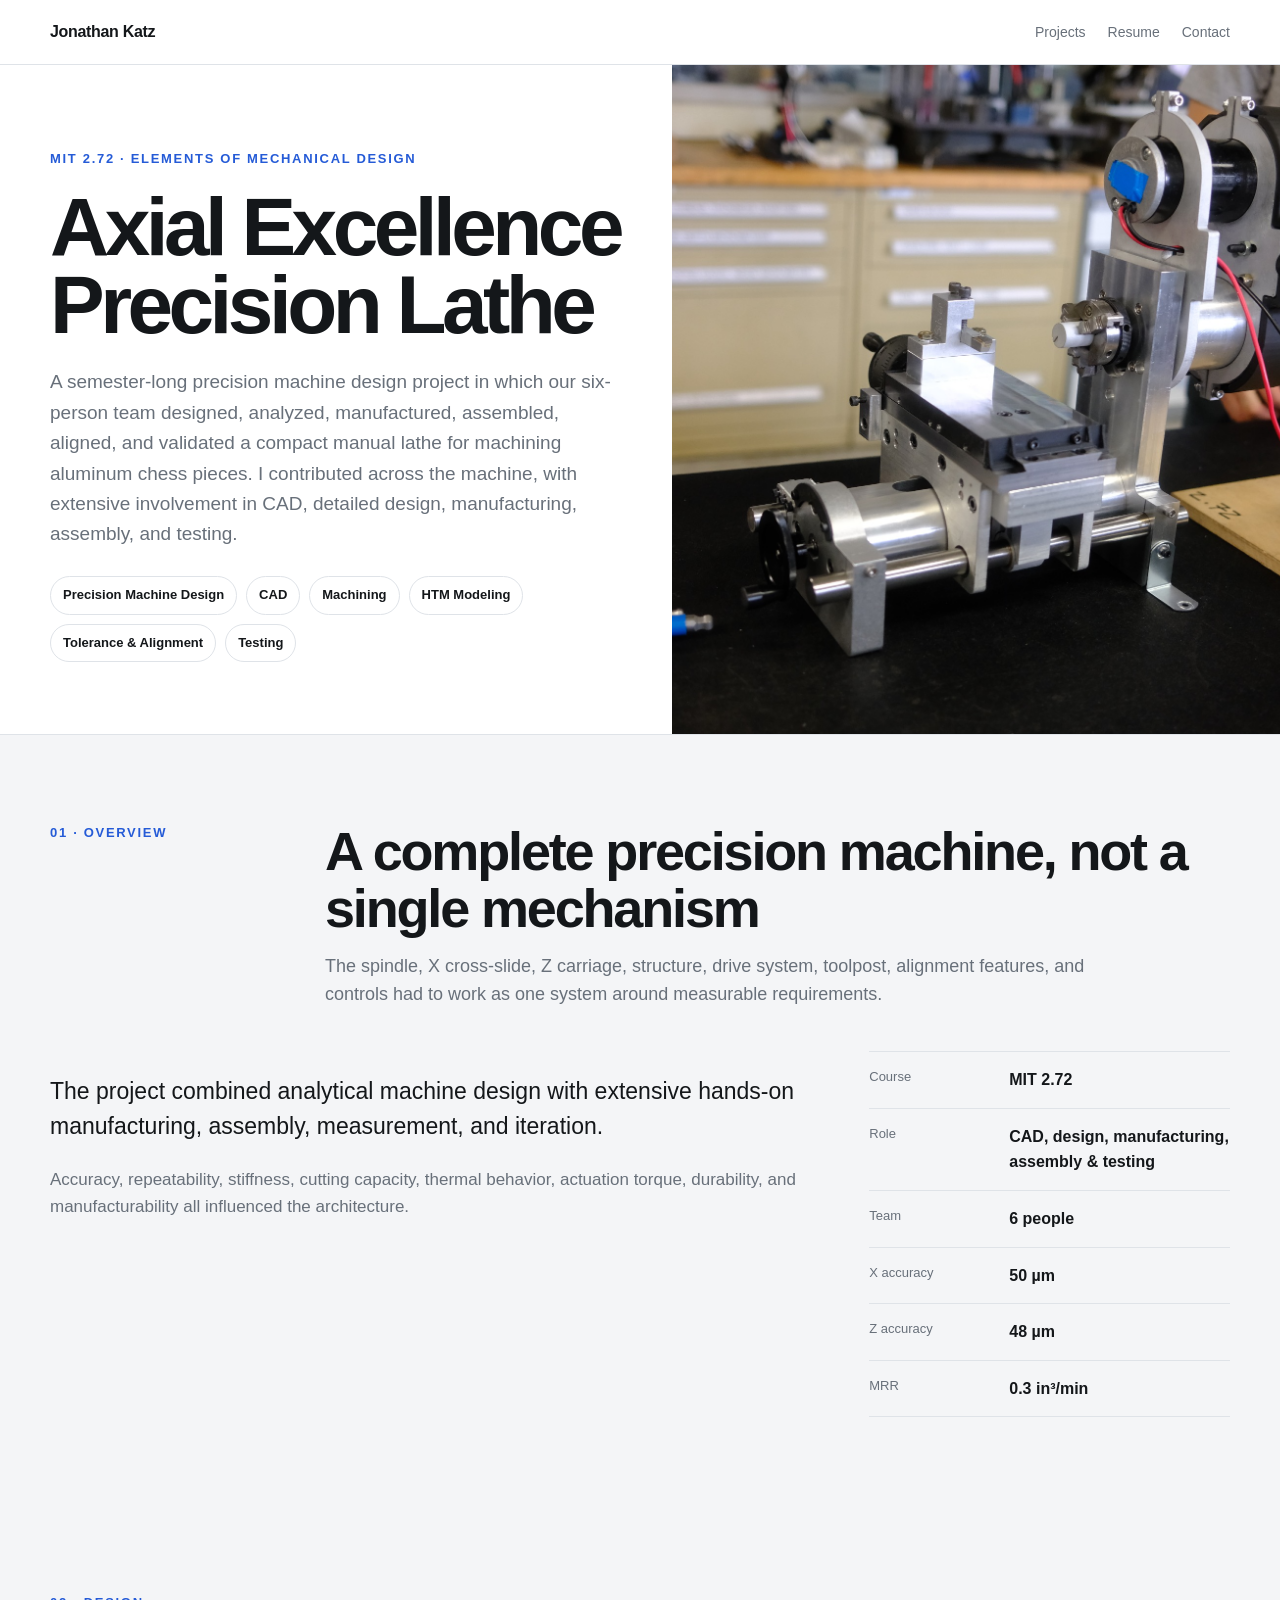
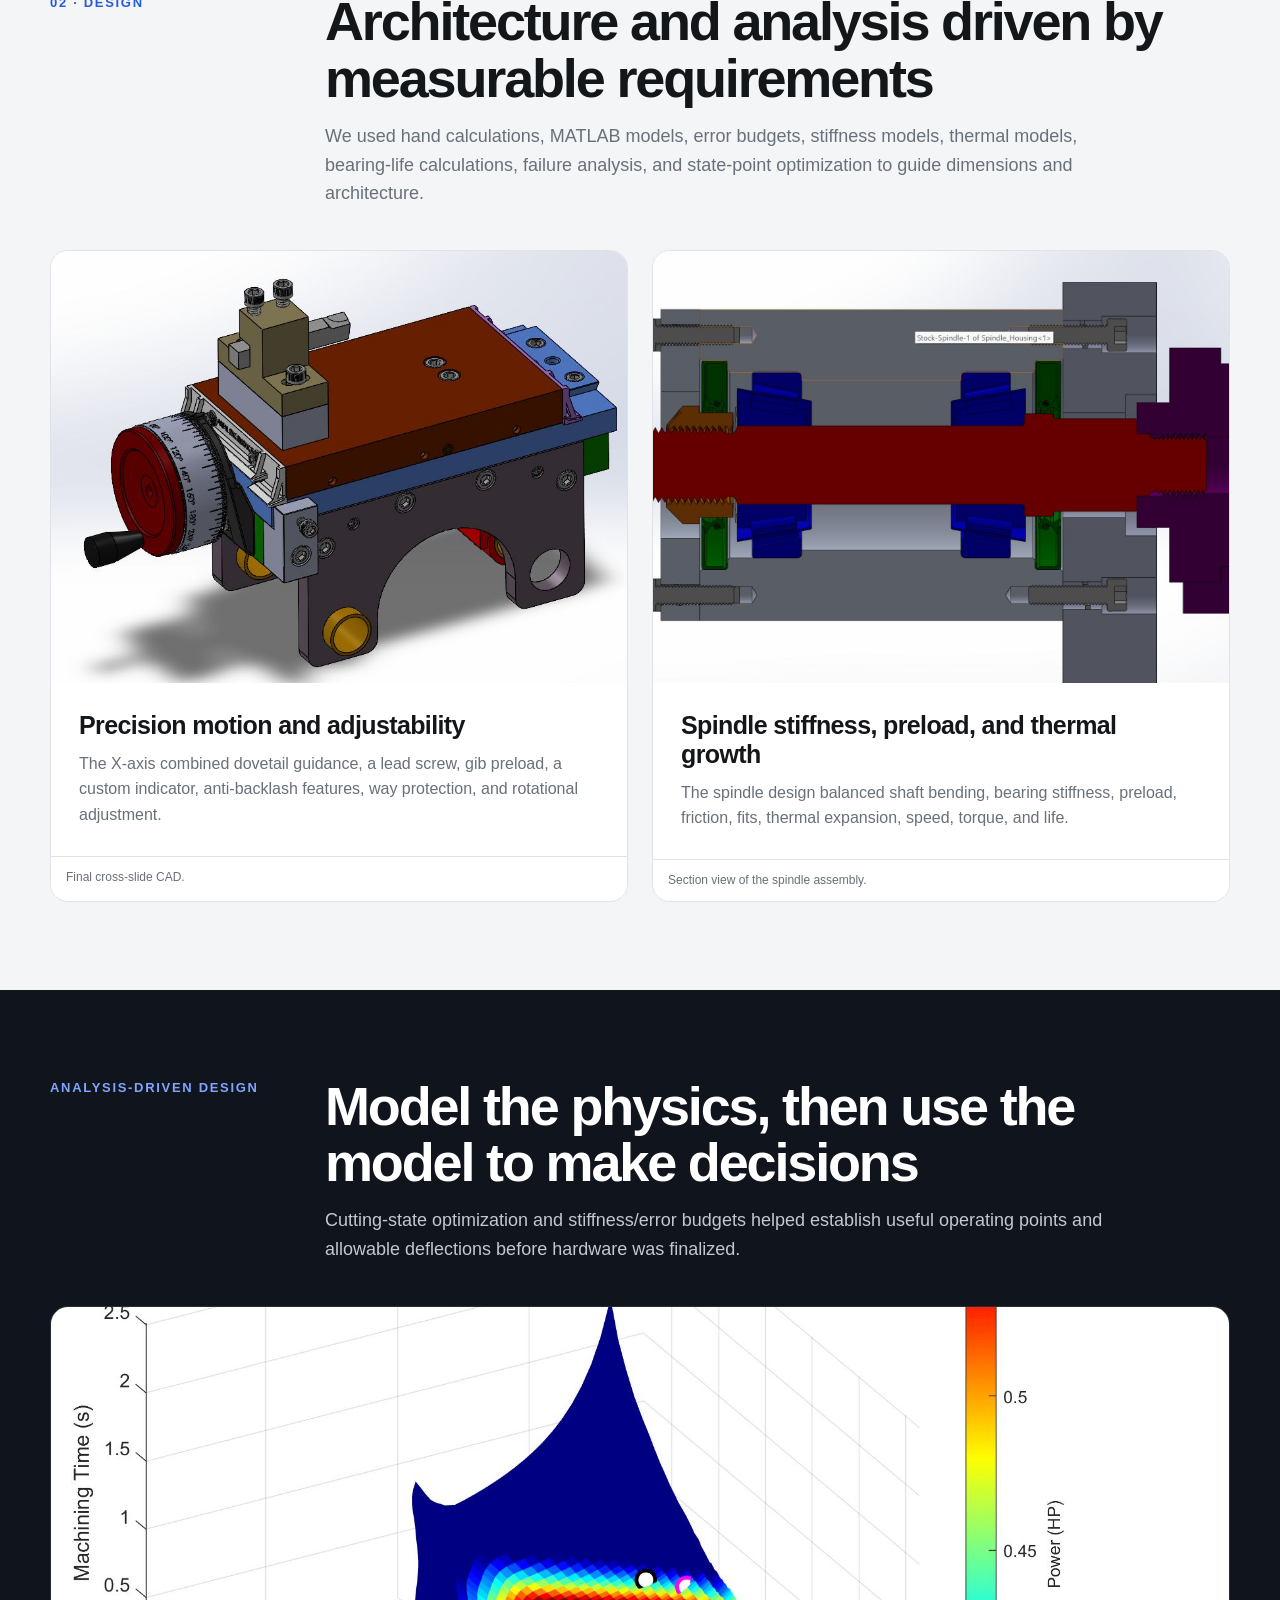
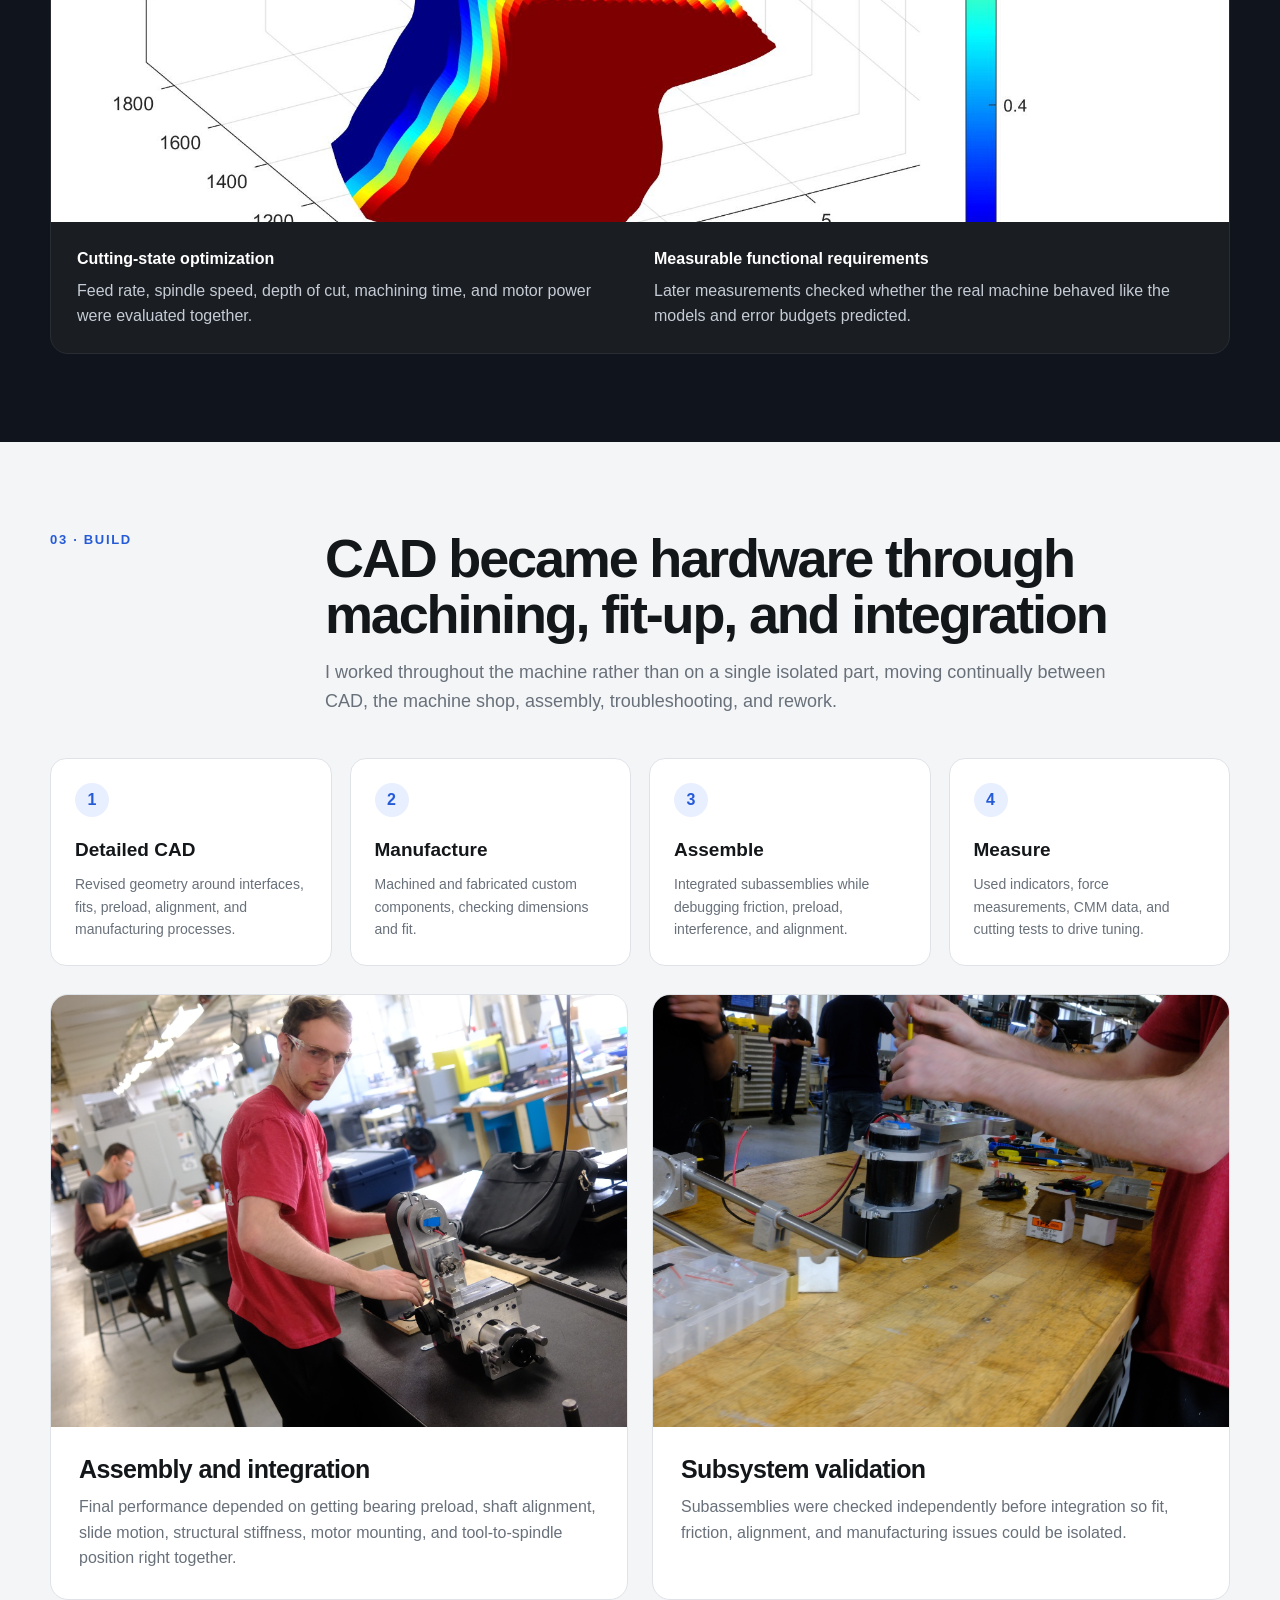
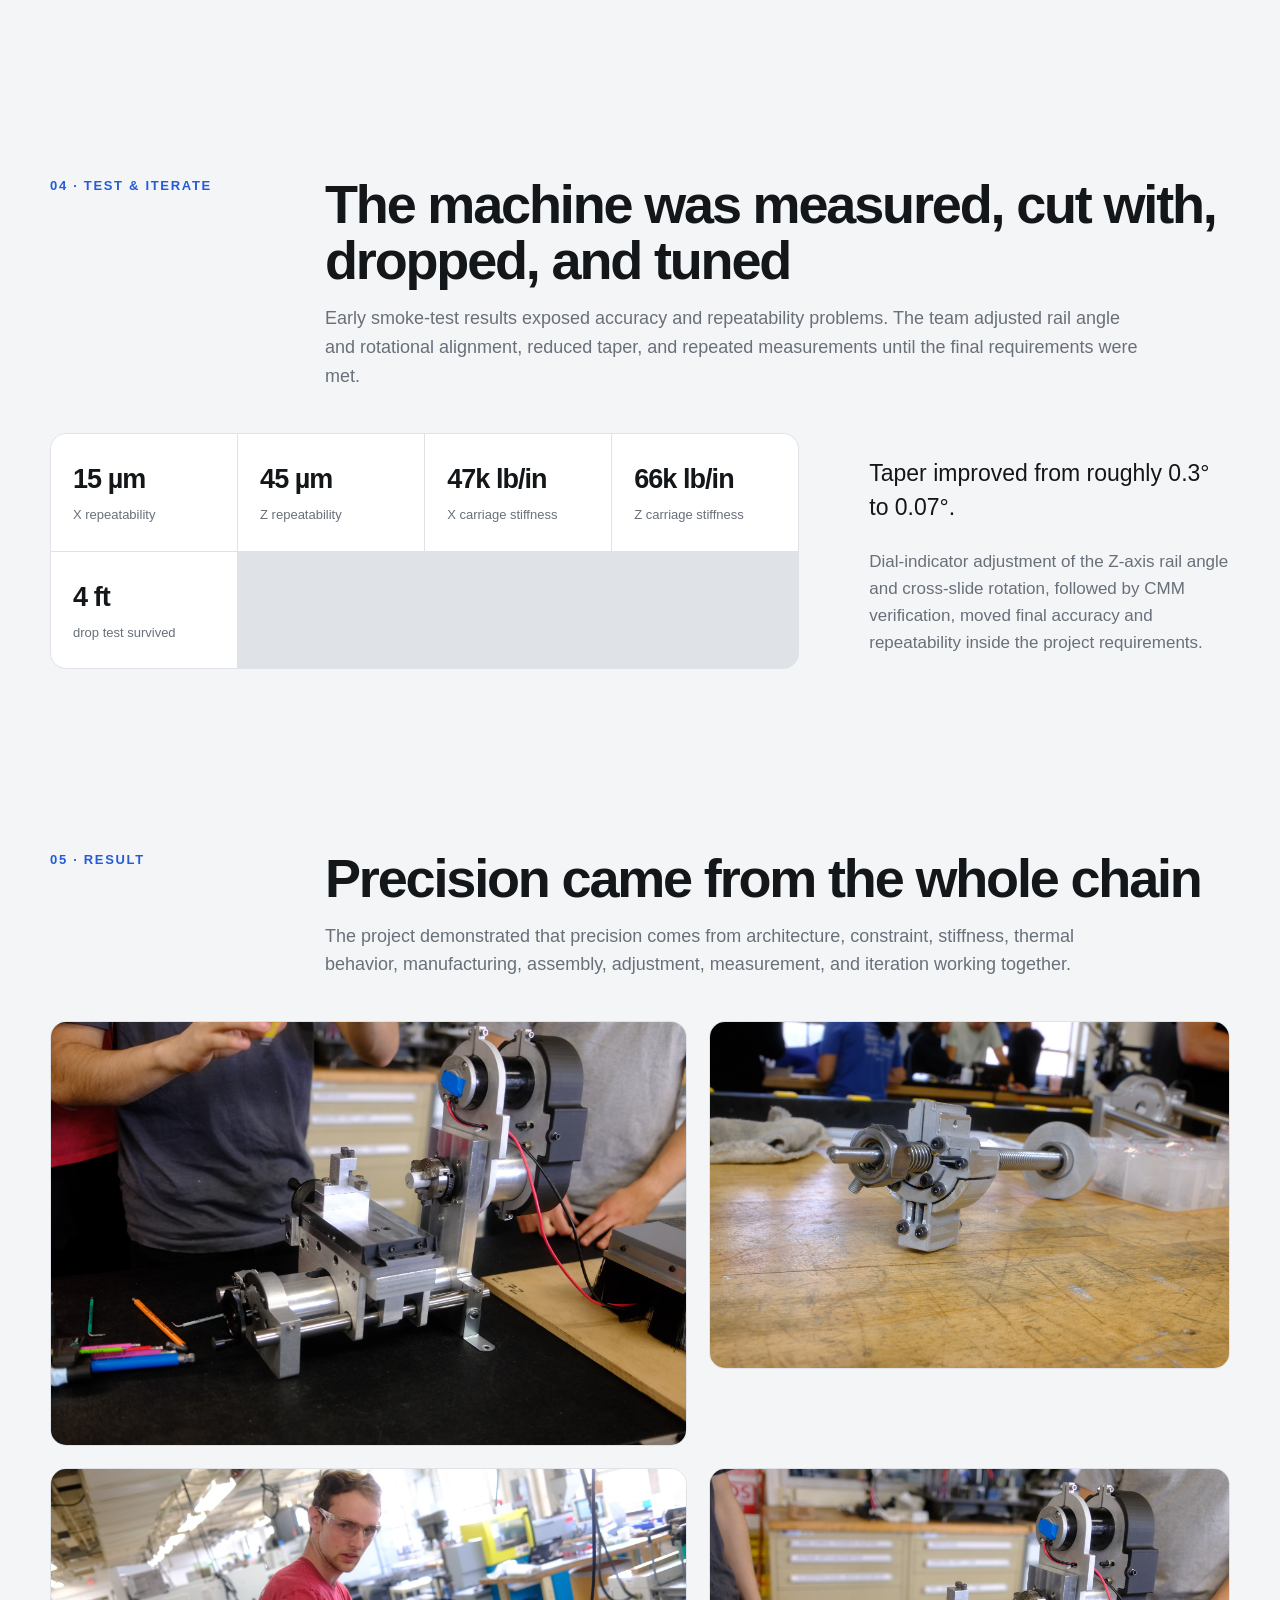
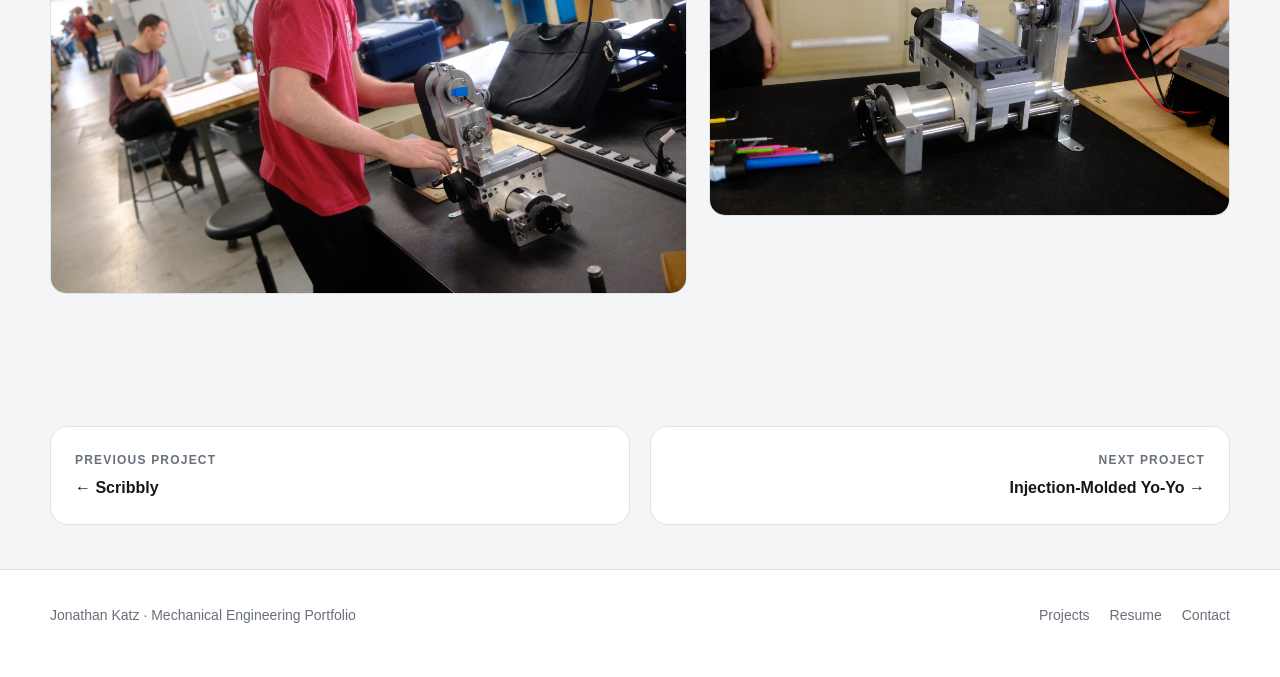
<file: projects/2-72-lathe.html>
<!DOCTYPE html>
<html lang="en">
<head><meta charset="utf-8"><meta name="viewport" content="width=device-width, initial-scale=1"><title>Axial Excellence Precision Lathe — Jonathan Katz</title><meta name="description" content="MIT 2.72 precision lathe project — precision machine design, CAD, machining, analysis, alignment, and validation."><link rel="icon" type="image/svg+xml" href="../favicon.svg"><link rel="stylesheet" href="../css/project-lathe.css"></head>
<body>
<header class="topbar"><div class="wrap topbar-inner"><a class="brand" href="../index.html">Jonathan Katz</a><button class="menu-toggle" type="button" aria-expanded="false" aria-label="Toggle navigation">Menu</button><nav class="nav"><a href="../index.html#projects">Projects</a><a href="../Jonathan_Katz_Resume.pdf">Resume</a><a href="../contact.html">Contact</a></nav></div></header>
<main>
<section class="hero"><div class="hero-copy"><div class="eyebrow">MIT 2.72 · Elements of Mechanical Design</div><h1>Axial Excellence Precision Lathe</h1><p>A semester-long precision machine design project in which our six-person team designed, analyzed, manufactured, assembled, aligned, and validated a compact manual lathe for machining aluminum chess pieces. I contributed across the machine, with extensive involvement in CAD, detailed design, manufacturing, assembly, and testing.</p><div class="chips"><span class="chip">Precision Machine Design</span><span class="chip">CAD</span><span class="chip">Machining</span><span class="chip">HTM Modeling</span><span class="chip">Tolerance &amp; Alignment</span><span class="chip">Testing</span></div></div><div class="hero-image"><img src="../assets/2-72/final-lathe-hero.jpg" alt="Completed Axial Excellence precision lathe"></div></section>
<section id="overview"><div class="wrap"><div class="section-head"><div class="section-kicker">01 · Overview</div><div><h2>A complete precision machine, not a single mechanism</h2><p>The spindle, X cross-slide, Z carriage, structure, drive system, toolpost, alignment features, and controls had to work as one system around measurable requirements.</p></div></div><div class="overview-grid"><div class="overview-copy"><p class="lead">The project combined analytical machine design with extensive hands-on manufacturing, assembly, measurement, and iteration.</p><p>Accuracy, repeatability, stiffness, cutting capacity, thermal behavior, actuation torque, durability, and manufacturability all influenced the architecture.</p></div><aside class="project-facts"><div class="fact"><span class="fact-label">Course</span><span class="fact-value">MIT 2.72</span></div><div class="fact"><span class="fact-label">Role</span><span class="fact-value">CAD, design, manufacturing, assembly &amp; testing</span></div><div class="fact"><span class="fact-label">Team</span><span class="fact-value">6 people</span></div><div class="fact"><span class="fact-label">X accuracy</span><span class="fact-value">50 µm</span></div><div class="fact"><span class="fact-label">Z accuracy</span><span class="fact-value">48 µm</span></div><div class="fact"><span class="fact-label">MRR</span><span class="fact-value">0.3 in³/min</span></div></aside></div></div></section>
<section id="design"><div class="wrap"><div class="section-head"><div class="section-kicker">02 · Design</div><div><h2>Architecture and analysis driven by measurable requirements</h2><p>We used hand calculations, MATLAB models, error budgets, stiffness models, thermal models, bearing-life calculations, failure analysis, and state-point optimization to guide dimensions and architecture.</p></div></div><div class="grid2"><article class="card"><img src="../assets/2-72/cross-slide-cad.jpg" alt="Cross slide CAD"><div class="card-copy"><h3>Precision motion and adjustability</h3><p>The X-axis combined dovetail guidance, a lead screw, gib preload, a custom indicator, anti-backlash features, way protection, and rotational adjustment.</p></div><div class="caption">Final cross-slide CAD.</div></article><article class="card"><img src="../assets/2-72/spindle-section-cad.jpg" alt="Spindle section CAD"><div class="card-copy"><h3>Spindle stiffness, preload, and thermal growth</h3><p>The spindle design balanced shaft bending, bearing stiffness, preload, friction, fits, thermal expansion, speed, torque, and life.</p></div><div class="caption">Section view of the spindle assembly.</div></article></div></div></section>
<section class="full-bleed"><div class="wrap"><div class="section-head"><div class="section-kicker">Analysis-driven design</div><div><h2>Model the physics, then use the model to make decisions</h2><p>Cutting-state optimization and stiffness/error budgets helped establish useful operating points and allowable deflections before hardware was finalized.</p></div></div><div class="wide-image"><img src="../assets/2-72/statepoint-optimization.jpg" alt="Machining operating state optimization plot"><div class="wide-caption"><div><strong>Cutting-state optimization</strong>Feed rate, spindle speed, depth of cut, machining time, and motor power were evaluated together.</div><div><strong>Measurable functional requirements</strong>Later measurements checked whether the real machine behaved like the models and error budgets predicted.</div></div></div></div></section>
<section id="build"><div class="wrap"><div class="section-head"><div class="section-kicker">03 · Build</div><div><h2>CAD became hardware through machining, fit-up, and integration</h2><p>I worked throughout the machine rather than on a single isolated part, moving continually between CAD, the machine shop, assembly, troubleshooting, and rework.</p></div></div><div class="process"><div class="step"><div class="step-num">1</div><h3>Detailed CAD</h3><p>Revised geometry around interfaces, fits, preload, alignment, and manufacturing processes.</p></div><div class="step"><div class="step-num">2</div><h3>Manufacture</h3><p>Machined and fabricated custom components, checking dimensions and fit.</p></div><div class="step"><div class="step-num">3</div><h3>Assemble</h3><p>Integrated subassemblies while debugging friction, preload, interference, and alignment.</p></div><div class="step"><div class="step-num">4</div><h3>Measure</h3><p>Used indicators, force measurements, CMM data, and cutting tests to drive tuning.</p></div></div><div style="height:28px"></div><div class="grid2"><article class="card"><img src="../assets/2-72/hands-on-assembly.jpg" alt="Hands-on lathe assembly"><div class="card-copy"><h3>Assembly and integration</h3><p>Final performance depended on getting bearing preload, shaft alignment, slide motion, structural stiffness, motor mounting, and tool-to-spindle position right together.</p></div></article><article class="card"><img src="../assets/2-72/subsystems-on-bench.jpg" alt="Partially assembled lathe components on a workbench"><div class="card-copy"><h3>Subsystem validation</h3><p>Subassemblies were checked independently before integration so fit, friction, alignment, and manufacturing issues could be isolated.</p></div></article></div></div></section>
<section id="testing"><div class="wrap"><div class="section-head"><div class="section-kicker">04 · Test &amp; Iterate</div><div><h2>The machine was measured, cut with, dropped, and tuned</h2><p>Early smoke-test results exposed accuracy and repeatability problems. The team adjusted rail angle and rotational alignment, reduced taper, and repeated measurements until the final requirements were met.</p></div></div><div class="overview-grid"><div><div class="metrics" style="margin-top:0"><div class="metric"><strong>15 µm</strong><span>X repeatability</span></div><div class="metric"><strong>45 µm</strong><span>Z repeatability</span></div><div class="metric"><strong>47k lb/in</strong><span>X carriage stiffness</span></div><div class="metric"><strong>66k lb/in</strong><span>Z carriage stiffness</span></div><div class="metric"><strong>4 ft</strong><span>drop test survived</span></div></div></div><div class="overview-copy"><p class="lead">Taper improved from roughly 0.3° to 0.07°.</p><p>Dial-indicator adjustment of the Z-axis rail angle and cross-slide rotation, followed by CMM verification, moved final accuracy and repeatability inside the project requirements.</p></div></div></div></section>
<section id="result"><div class="wrap"><div class="section-head"><div class="section-kicker">05 · Result</div><div><h2>Precision came from the whole chain</h2><p>The project demonstrated that precision comes from architecture, constraint, stiffness, thermal behavior, manufacturing, assembly, adjustment, measurement, and iteration working together.</p></div></div><div class="gallery"><div class="gallery-col"><img src="../assets/2-72/final-lathe-closeup.jpg" alt="Final precision lathe"><img src="../assets/2-72/hands-on-assembly.jpg" alt="Lathe assembly work"></div><div class="gallery-col"><img src="../assets/2-72/spindle-subassembly.jpg" alt="Spindle subassembly"><img src="../assets/2-72/final-lathe-hero.jpg" alt="Completed precision lathe"></div></div></div></section>
<div class="wrap"><nav class="project-navigation" aria-label="Project navigation"><a href="2-009-scribbly.html"><span>Previous project</span>← Scribbly</a><a href="2-008-yoyo.html"><span>Next project</span>Injection-Molded Yo-Yo →</a></nav></div>
</main>
<footer><div class="wrap footer-inner"><span>Jonathan Katz · Mechanical Engineering Portfolio</span><div class="footer-links"><a href="../index.html#projects">Projects</a><a href="../Jonathan_Katz_Resume.pdf">Resume</a><a href="../contact.html">Contact</a></div></div></footer><script defer src="../js/main.js"></script>
</body></html>
</file>
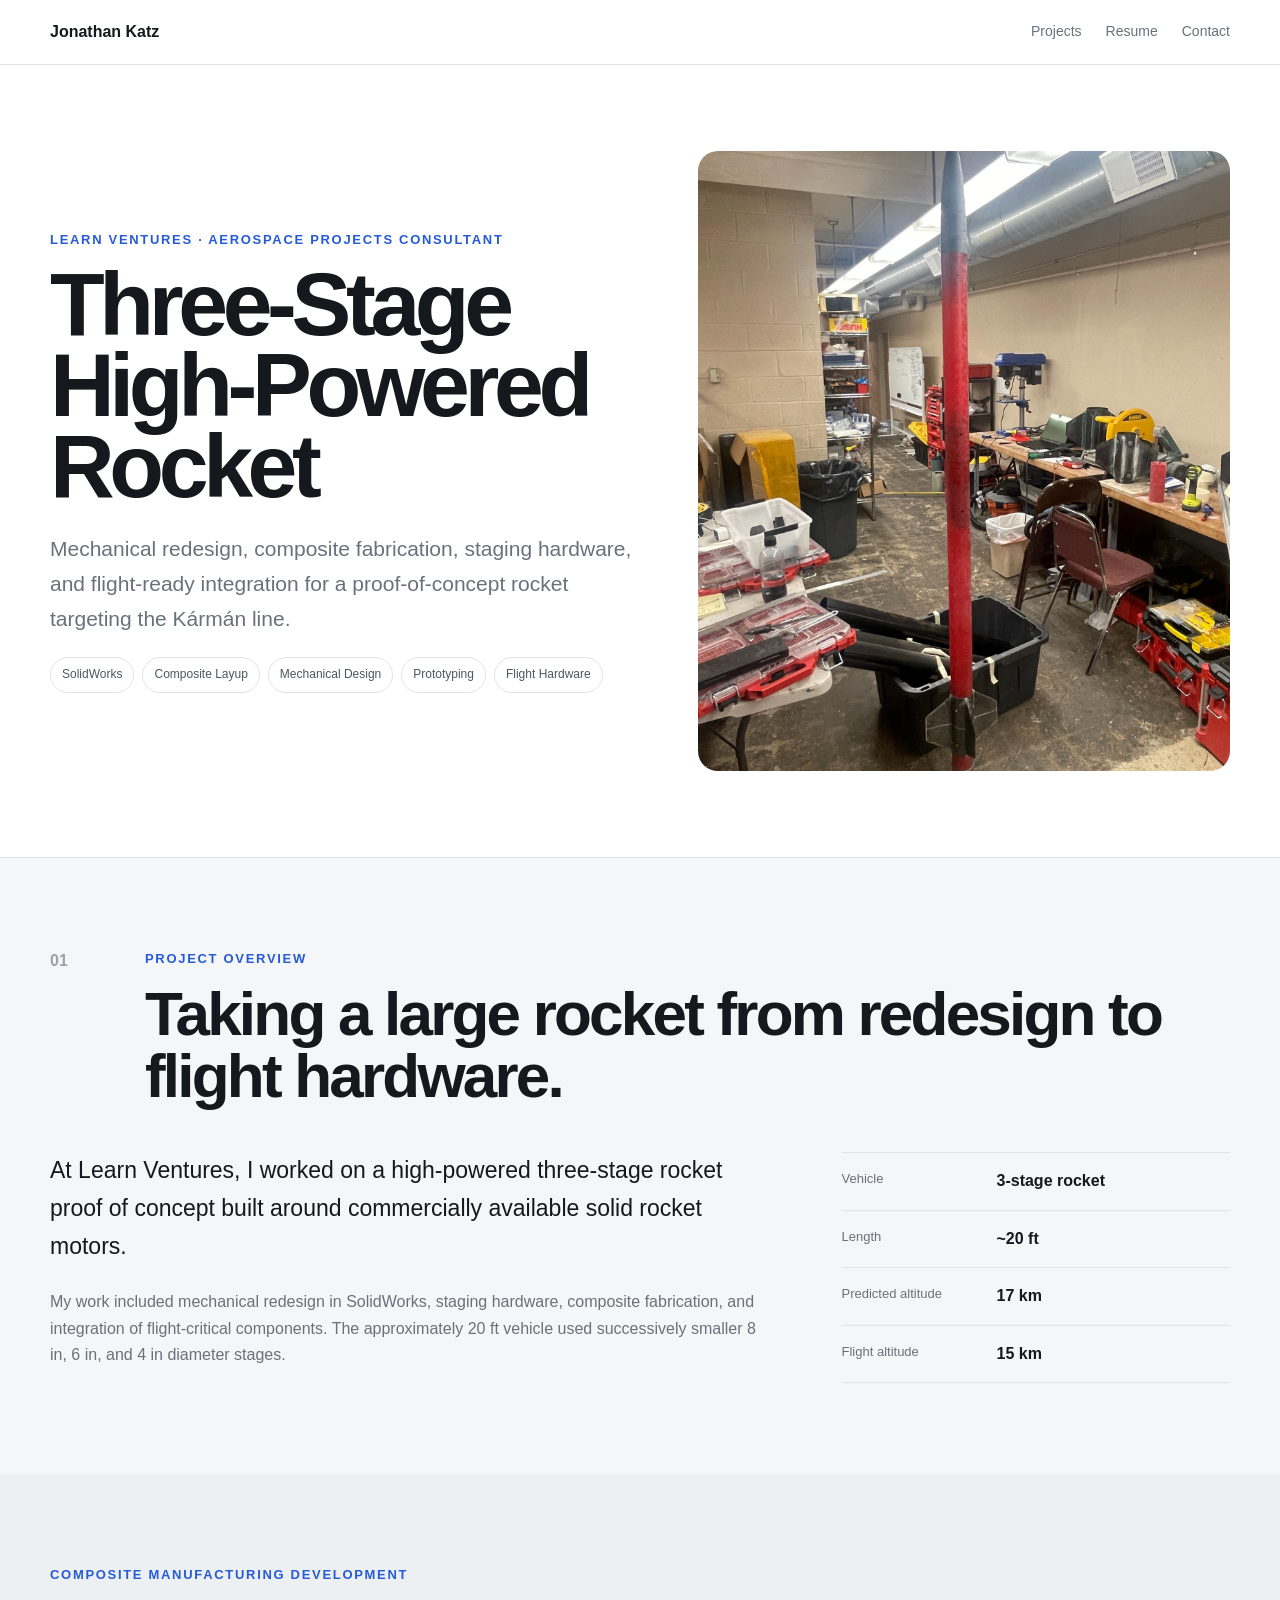
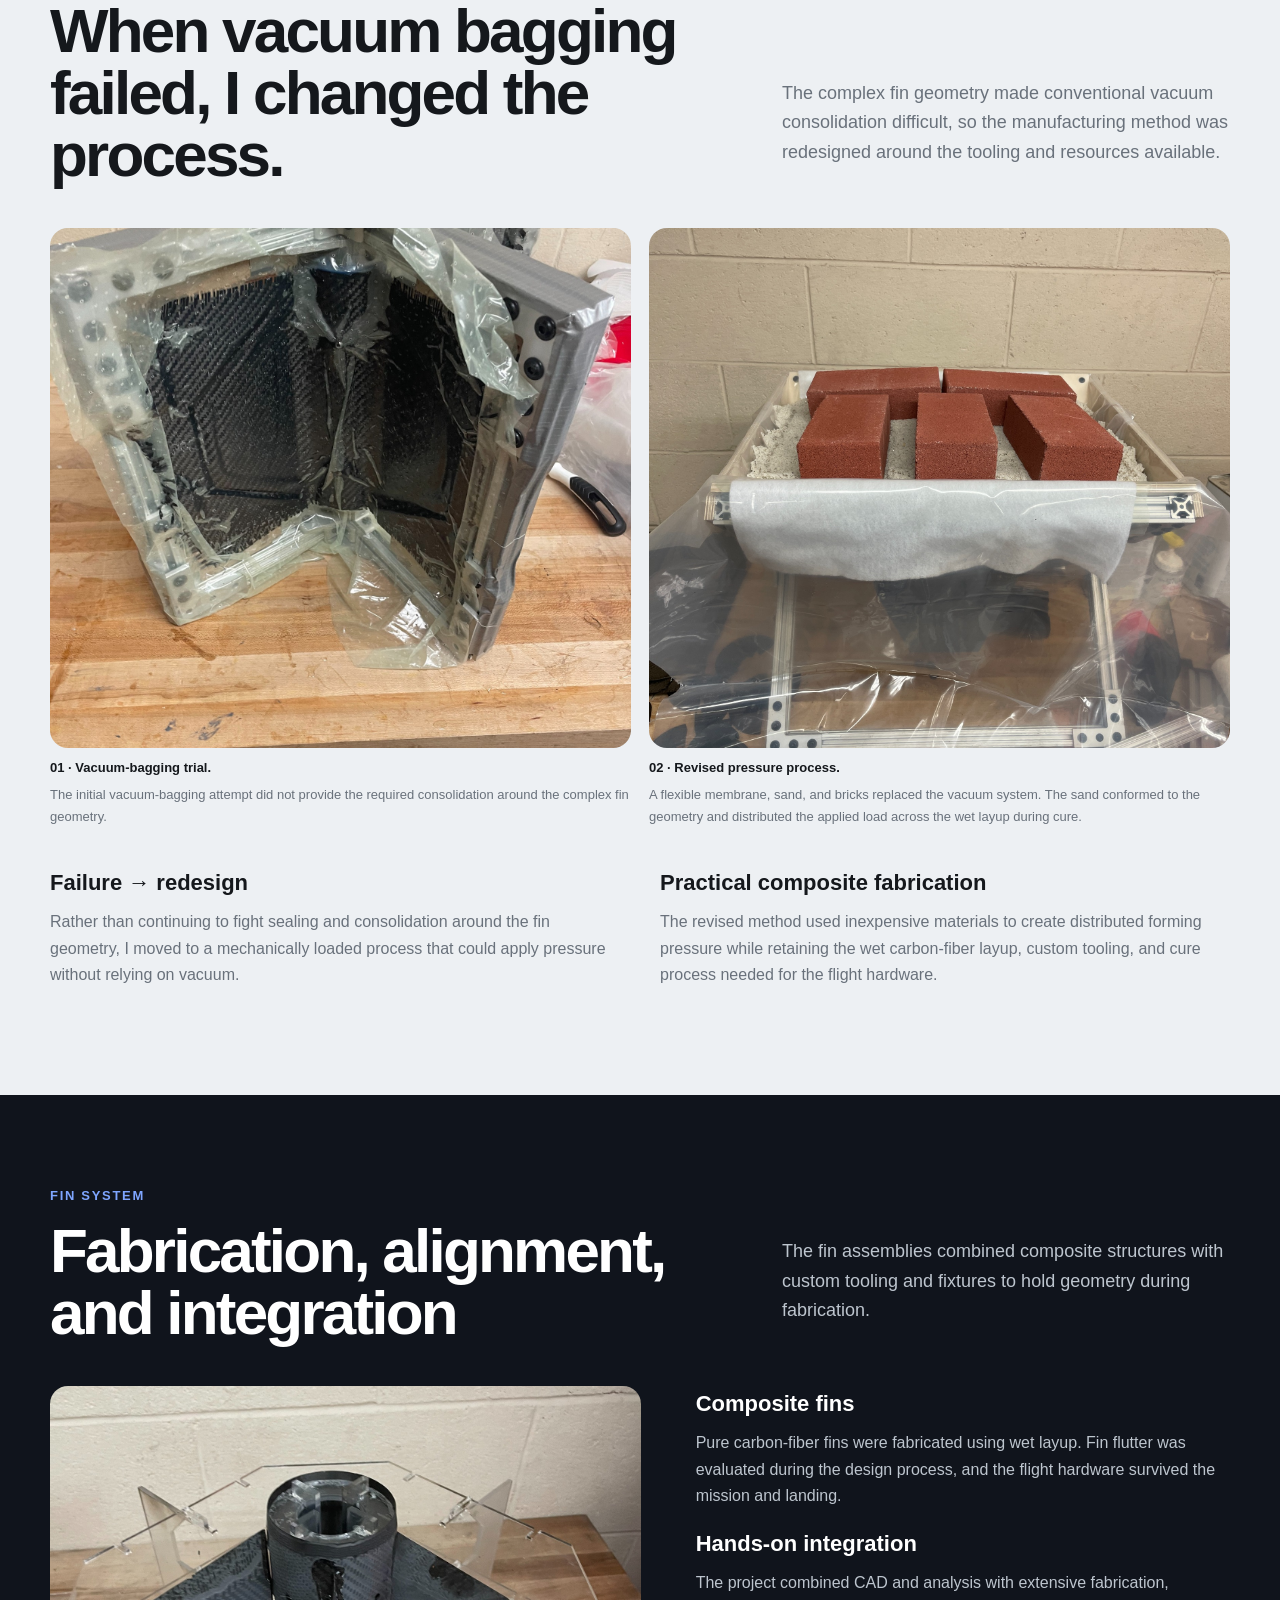
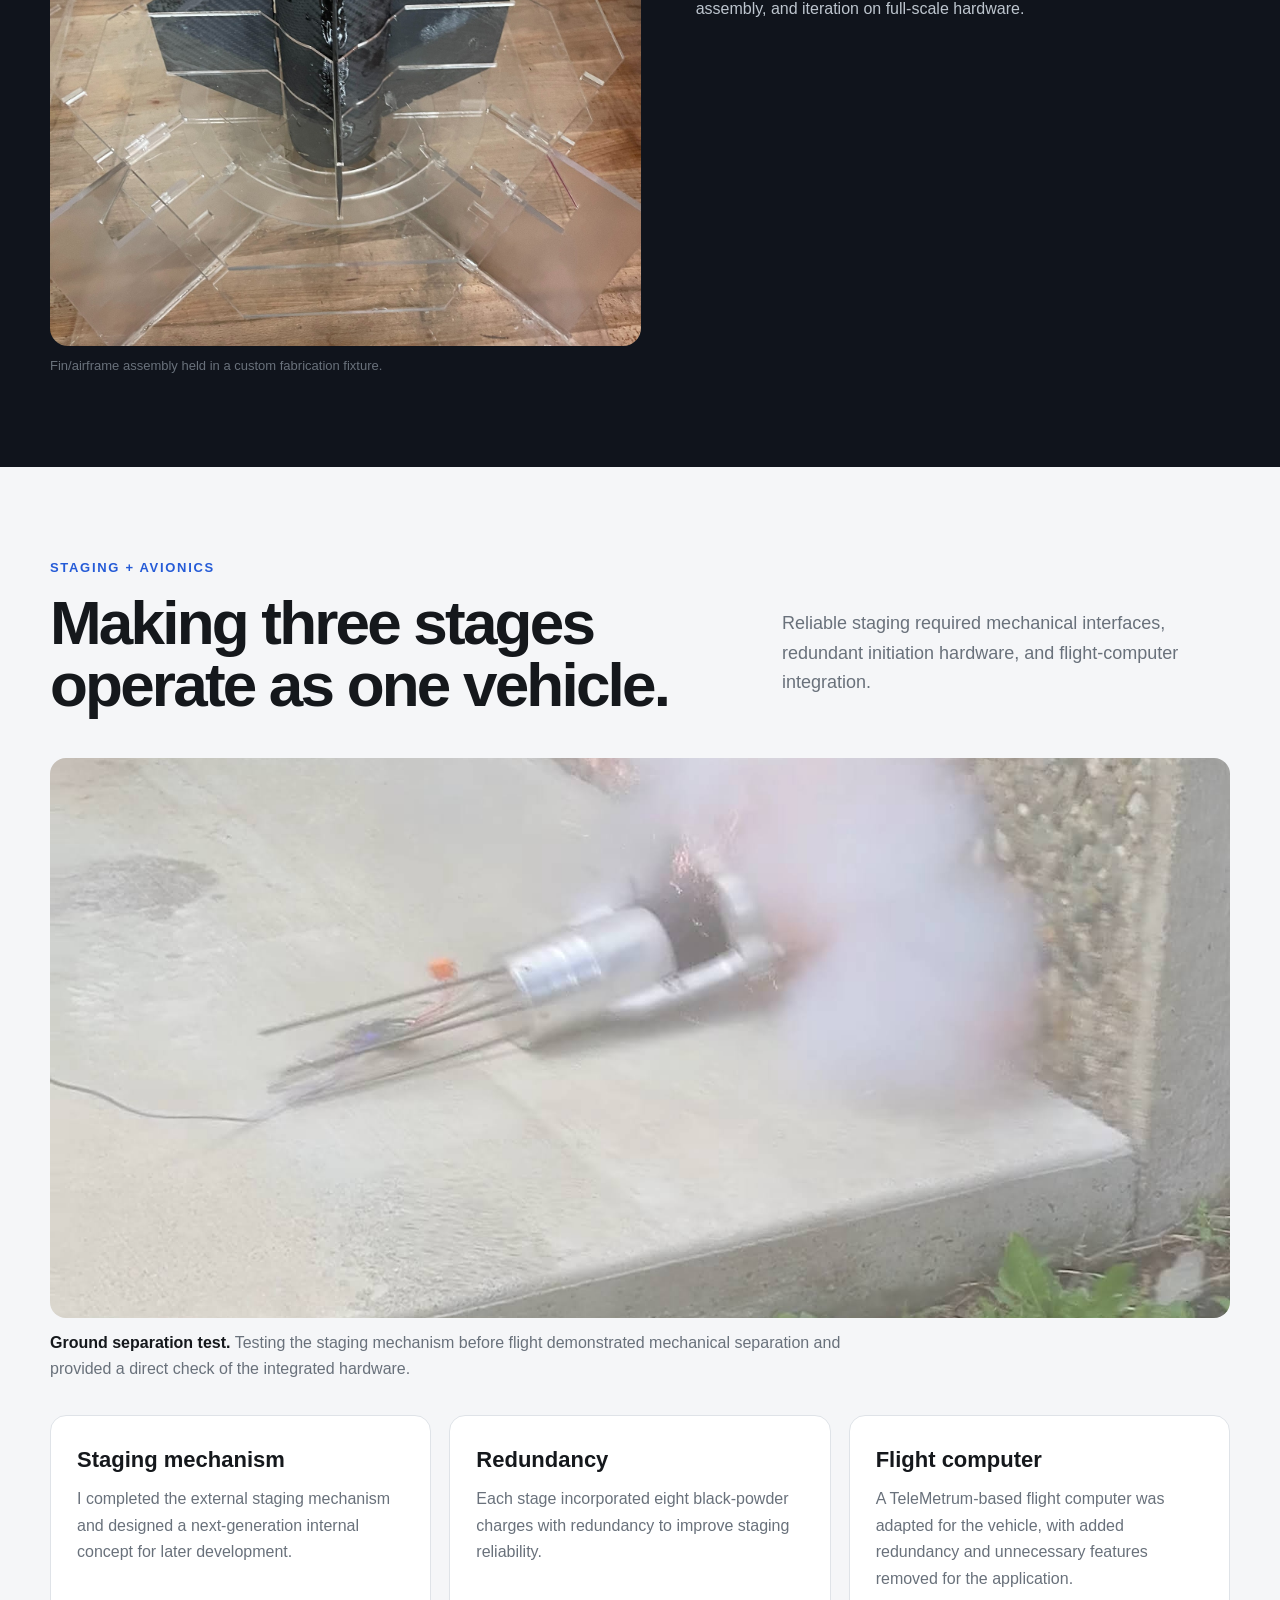
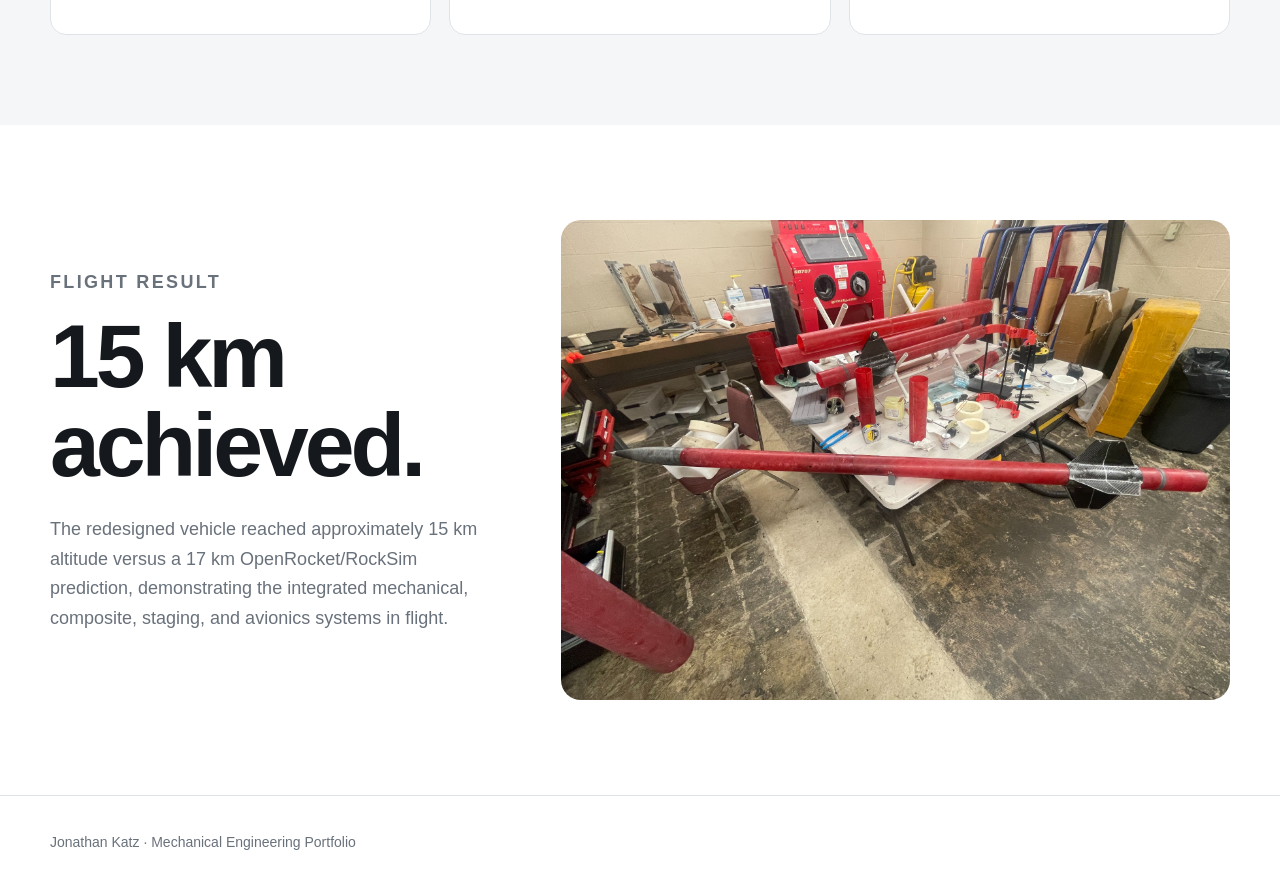
<file: projects/learn-ventures-rocket.html>
<!DOCTYPE html>
<html lang="en">
<head>
  <meta charset="utf-8">
  <meta name="viewport" content="width=device-width, initial-scale=1">
  <title>Three-Stage High-Powered Rocket | Jonathan Katz</title>
  <meta name="description" content="Mechanical design and composite fabrication work on a three-stage high-powered rocket at Learn Ventures.">
  <link rel="icon" type="image/svg+xml" href="../favicon.svg">
  <link rel="stylesheet" href="../css/project-learn-ventures-rocket.css">
</head>
<body>
<header class="topbar"><div class="wrap topbar-inner"><a class="brand" href="../index.html">Jonathan Katz</a><nav><a href="../index.html#projects">Projects</a><a href="../Jonathan_Katz_Resume.pdf">Resume</a><a href="../contact.html">Contact</a></nav></div></header>
<main>
<section class="hero"><div class="wrap hero-grid"><div><p class="eyebrow">Learn Ventures · Aerospace Projects Consultant</p><h1>Three-Stage<br>High-Powered Rocket</h1><p class="hero-subtitle">Mechanical redesign, composite fabrication, staging hardware, and flight-ready integration for a proof-of-concept rocket targeting the Kármán line.</p><div class="tags"><span>SolidWorks</span><span>Composite Layup</span><span>Mechanical Design</span><span>Prototyping</span><span>Flight Hardware</span></div></div><figure class="hero-photo"><img src="../assets/learn-ventures-rocket/rocket-full-vertical.jpg" alt="Tall red and black high-powered rocket in workshop"></figure></div></section>
<section class="section"><div class="wrap"><div class="section-heading"><p>01</p><div><p class="eyebrow">Project Overview</p><h2>Taking a large rocket from redesign to flight hardware.</h2></div></div><div class="overview"><div><p class="lead">At Learn Ventures, I worked on a high-powered three-stage rocket proof of concept built around commercially available solid rocket motors.</p><p>My work included mechanical redesign in SolidWorks, staging hardware, composite fabrication, and integration of flight-critical components. The approximately 20 ft vehicle used successively smaller 8 in, 6 in, and 4 in diameter stages.</p></div><aside><div><span>Vehicle</span><strong>3-stage rocket</strong></div><div><span>Length</span><strong>~20 ft</strong></div><div><span>Predicted altitude</span><strong>17 km</strong></div><div><span>Flight altitude</span><strong>15 km</strong></div></aside></div></div></section>
<section class="section muted"><div class="wrap"><div class="case-title"><div><p class="eyebrow">Composite Manufacturing Development</p><h2>When vacuum bagging failed, I changed the process.</h2></div><p>The complex fin geometry made conventional vacuum consolidation difficult, so the manufacturing method was redesigned around the tooling and resources available.</p></div><div class="gallery-two process-compare"><figure><img src="../assets/learn-ventures-rocket/vacuum-bagging-failed.jpg" alt="Unsuccessful vacuum bagging attempt around carbon fiber fin tooling"><figcaption><strong>01 · Vacuum-bagging trial.</strong> The initial vacuum-bagging attempt did not provide the required consolidation around the complex fin geometry.</figcaption></figure><figure><img src="../assets/learn-ventures-rocket/sand-pressure-process.jpg" alt="Sand and bricks loading a flexible membrane over a composite layup fixture"><figcaption><strong>02 · Revised pressure process.</strong> A flexible membrane, sand, and bricks replaced the vacuum system. The sand conformed to the geometry and distributed the applied load across the wet layup during cure.</figcaption></figure></div><div class="copy-grid"><div><h3>Failure → redesign</h3><p>Rather than continuing to fight sealing and consolidation around the fin geometry, I moved to a mechanically loaded process that could apply pressure without relying on vacuum.</p></div><div><h3>Practical composite fabrication</h3><p>The revised method used inexpensive materials to create distributed forming pressure while retaining the wet carbon-fiber layup, custom tooling, and cure process needed for the flight hardware.</p></div></div></div></section>
<section class="section dark"><div class="wrap"><div class="case-title"><div><p class="eyebrow">Fin System</p><h2>Fabrication, alignment, and integration</h2></div><p>The fin assemblies combined composite structures with custom tooling and fixtures to hold geometry during fabrication.</p></div><div class="media-copy"><figure><img src="../assets/learn-ventures-rocket/fin-assembly-fixture.jpg" alt="Carbon fiber rocket fin assembly held in clear fabrication fixture"><figcaption>Fin/airframe assembly held in a custom fabrication fixture.</figcaption></figure><div class="copy"><h3>Composite fins</h3><p>Pure carbon-fiber fins were fabricated using wet layup. Fin flutter was evaluated during the design process, and the flight hardware survived the mission and landing.</p><h3>Hands-on integration</h3><p>The project combined CAD and analysis with extensive fabrication, assembly, and iteration on full-scale hardware.</p></div></div></div></section>
<section class="section"><div class="wrap"><div class="case-title"><div><p class="eyebrow">Staging + Avionics</p><h2>Making three stages operate as one vehicle.</h2></div><p>Reliable staging required mechanical interfaces, redundant initiation hardware, and flight-computer integration.</p></div><figure class="staging-test"><img src="../assets/learn-ventures-rocket/staging-separation-test.jpg" alt="Ground test of rocket stage separation mechanism"><figcaption><strong>Ground separation test.</strong> Testing the staging mechanism before flight demonstrated mechanical separation and provided a direct check of the integrated hardware.</figcaption></figure><div class="cards"><article><h3>Staging mechanism</h3><p>I completed the external staging mechanism and designed a next-generation internal concept for later development.</p></article><article><h3>Redundancy</h3><p>Each stage incorporated eight black-powder charges with redundancy to improve staging reliability.</p></article><article><h3>Flight computer</h3><p>A TeleMetrum-based flight computer was adapted for the vehicle, with added redundancy and unnecessary features removed for the application.</p></article></div></div></section>
<section class="result"><div class="wrap result-grid"><div><p class="eyebrow">Flight Result</p><h2>15 km achieved.</h2><p>The redesigned vehicle reached approximately 15 km altitude versus a 17 km OpenRocket/RockSim prediction, demonstrating the integrated mechanical, composite, staging, and avionics systems in flight.</p></div><figure><img src="../assets/learn-ventures-rocket/rocket-full-horizontal.jpg" alt="Full high-powered rocket laid horizontally in workshop"></figure></div></section>
</main><footer><div class="wrap">Jonathan Katz · Mechanical Engineering Portfolio</div></footer></body></html>
</file>
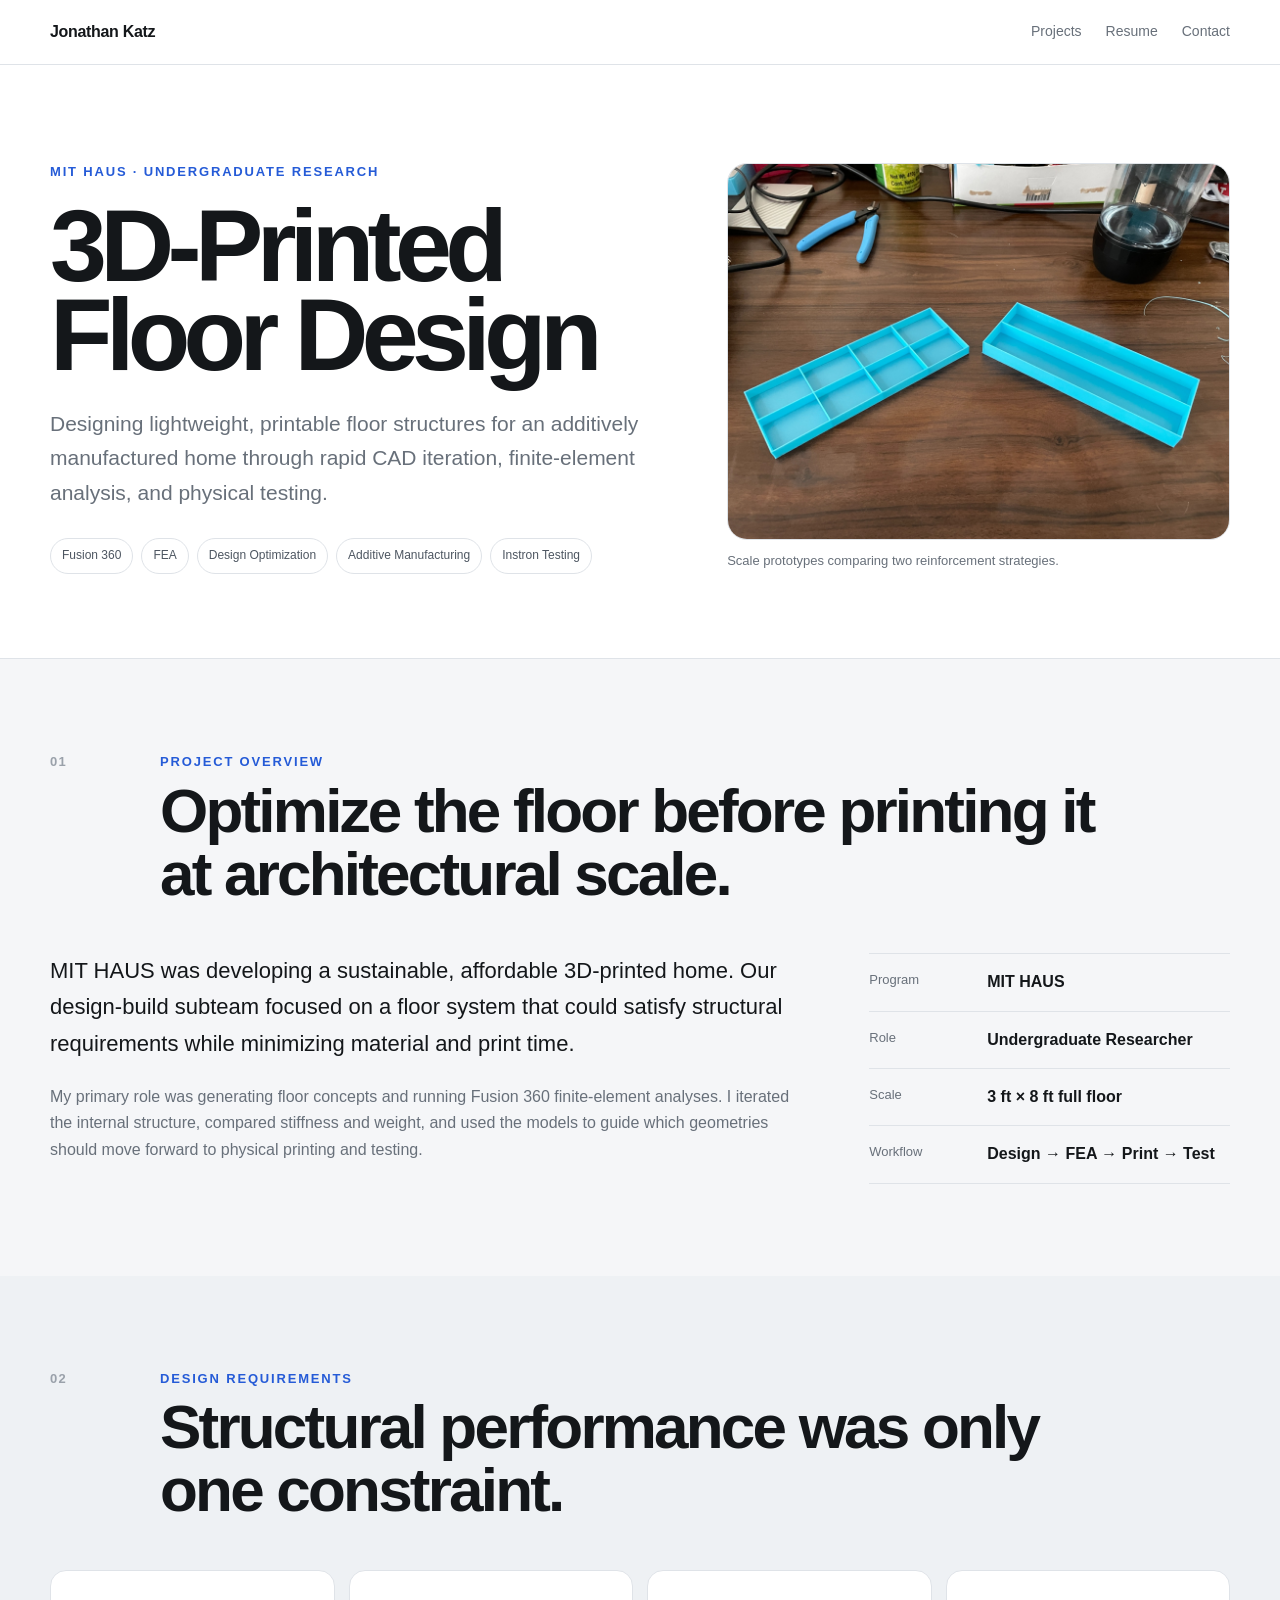
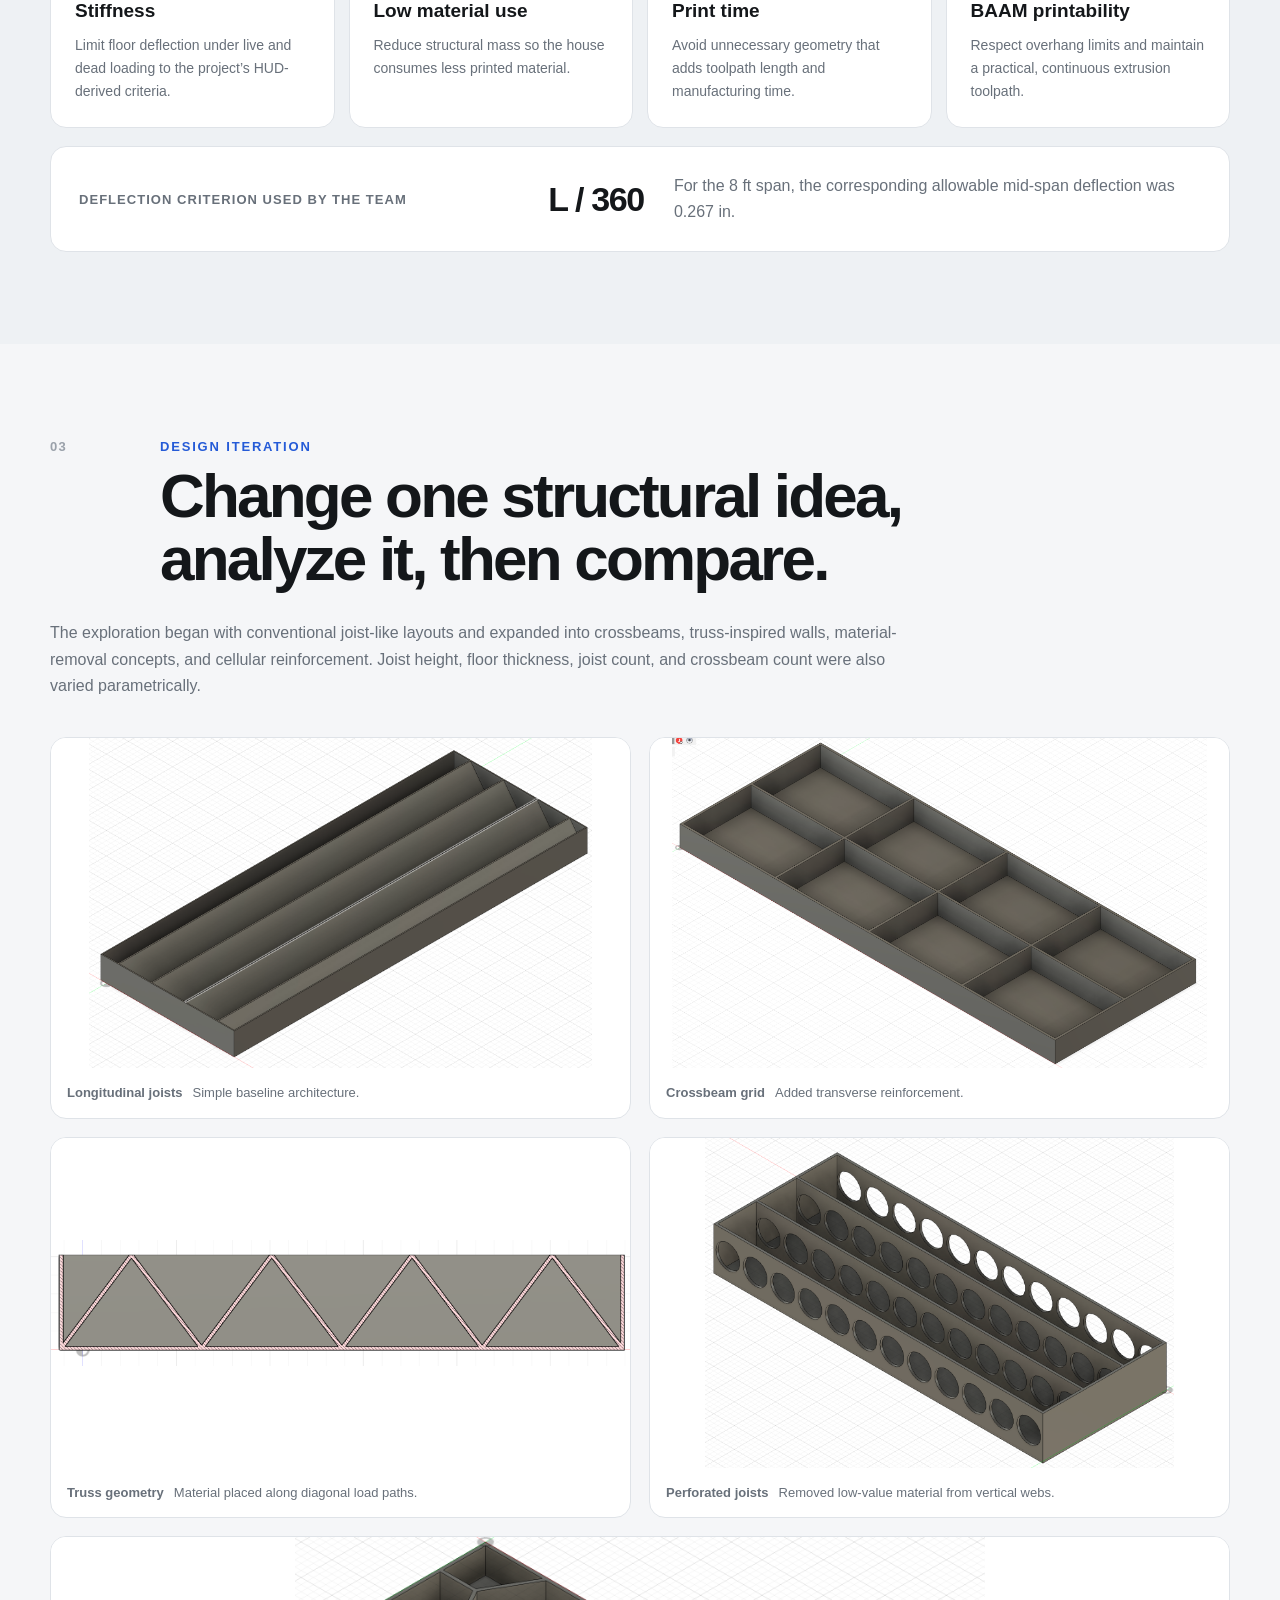
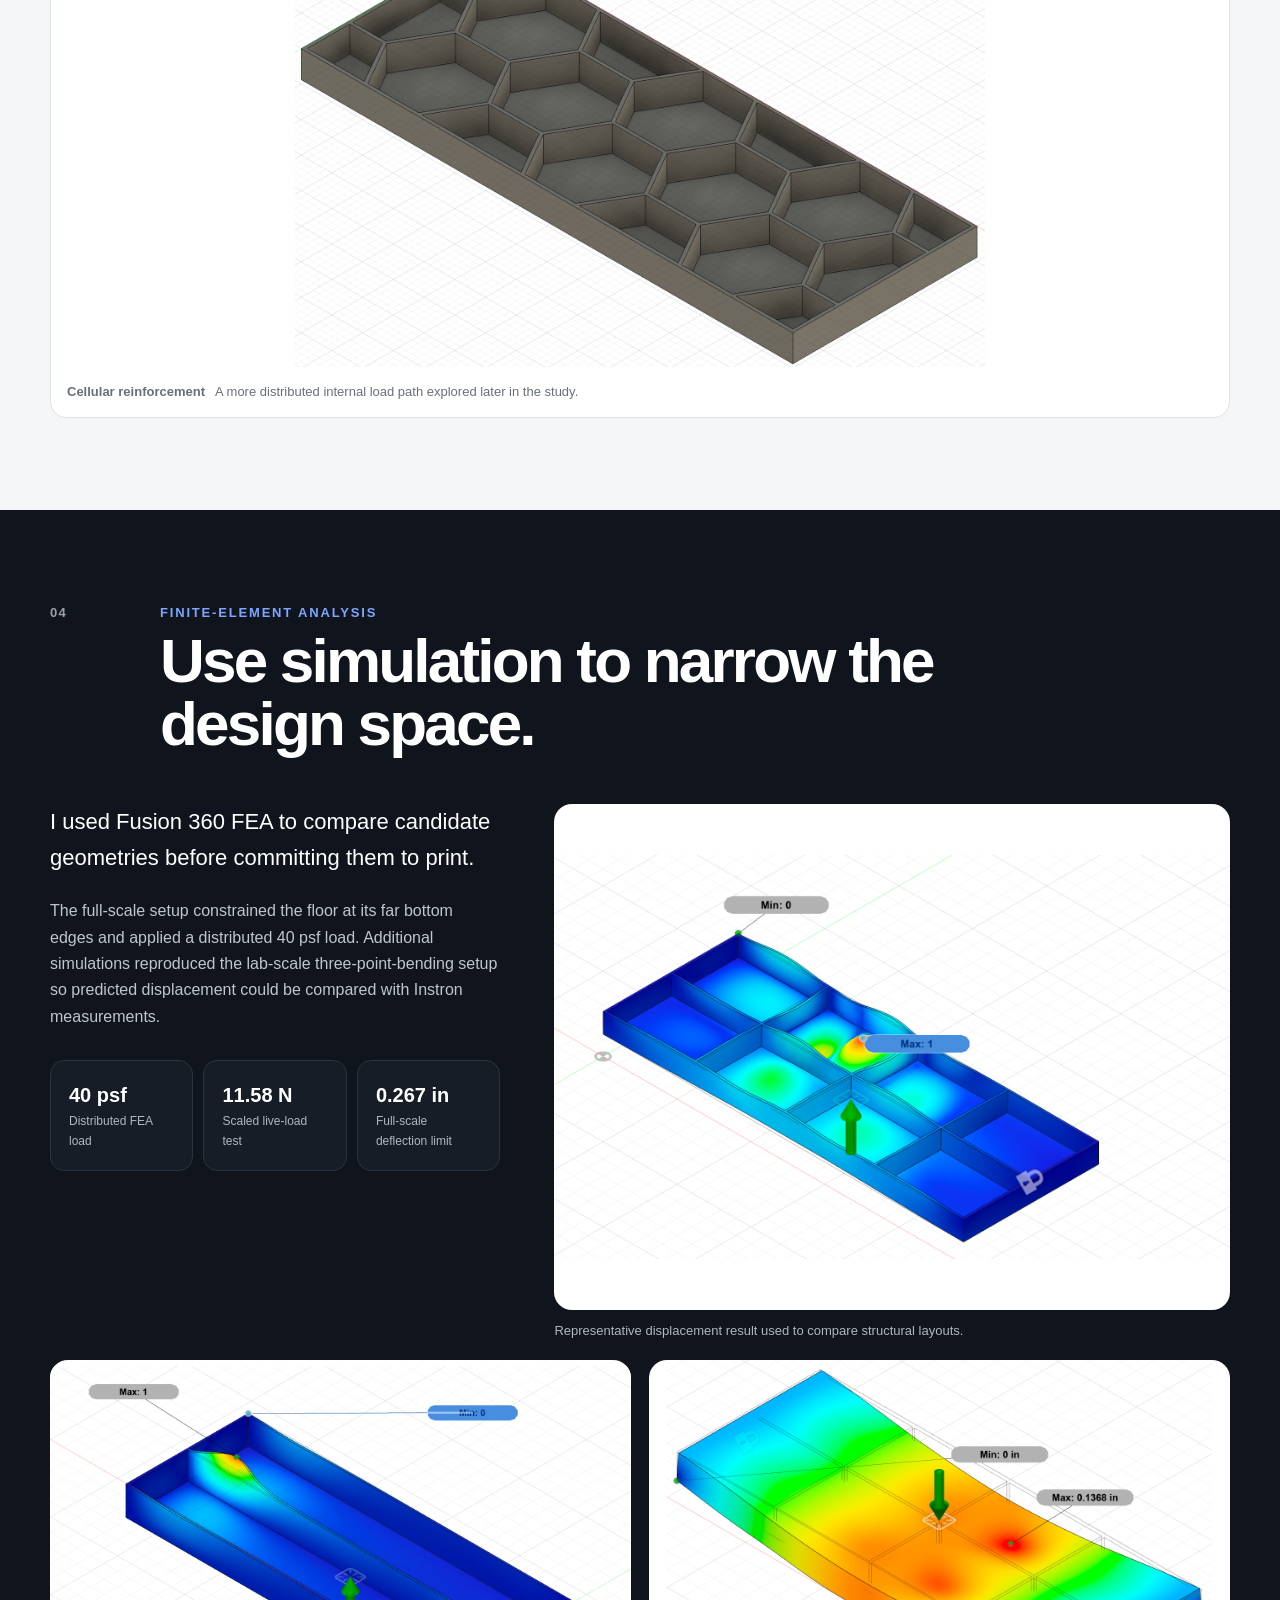
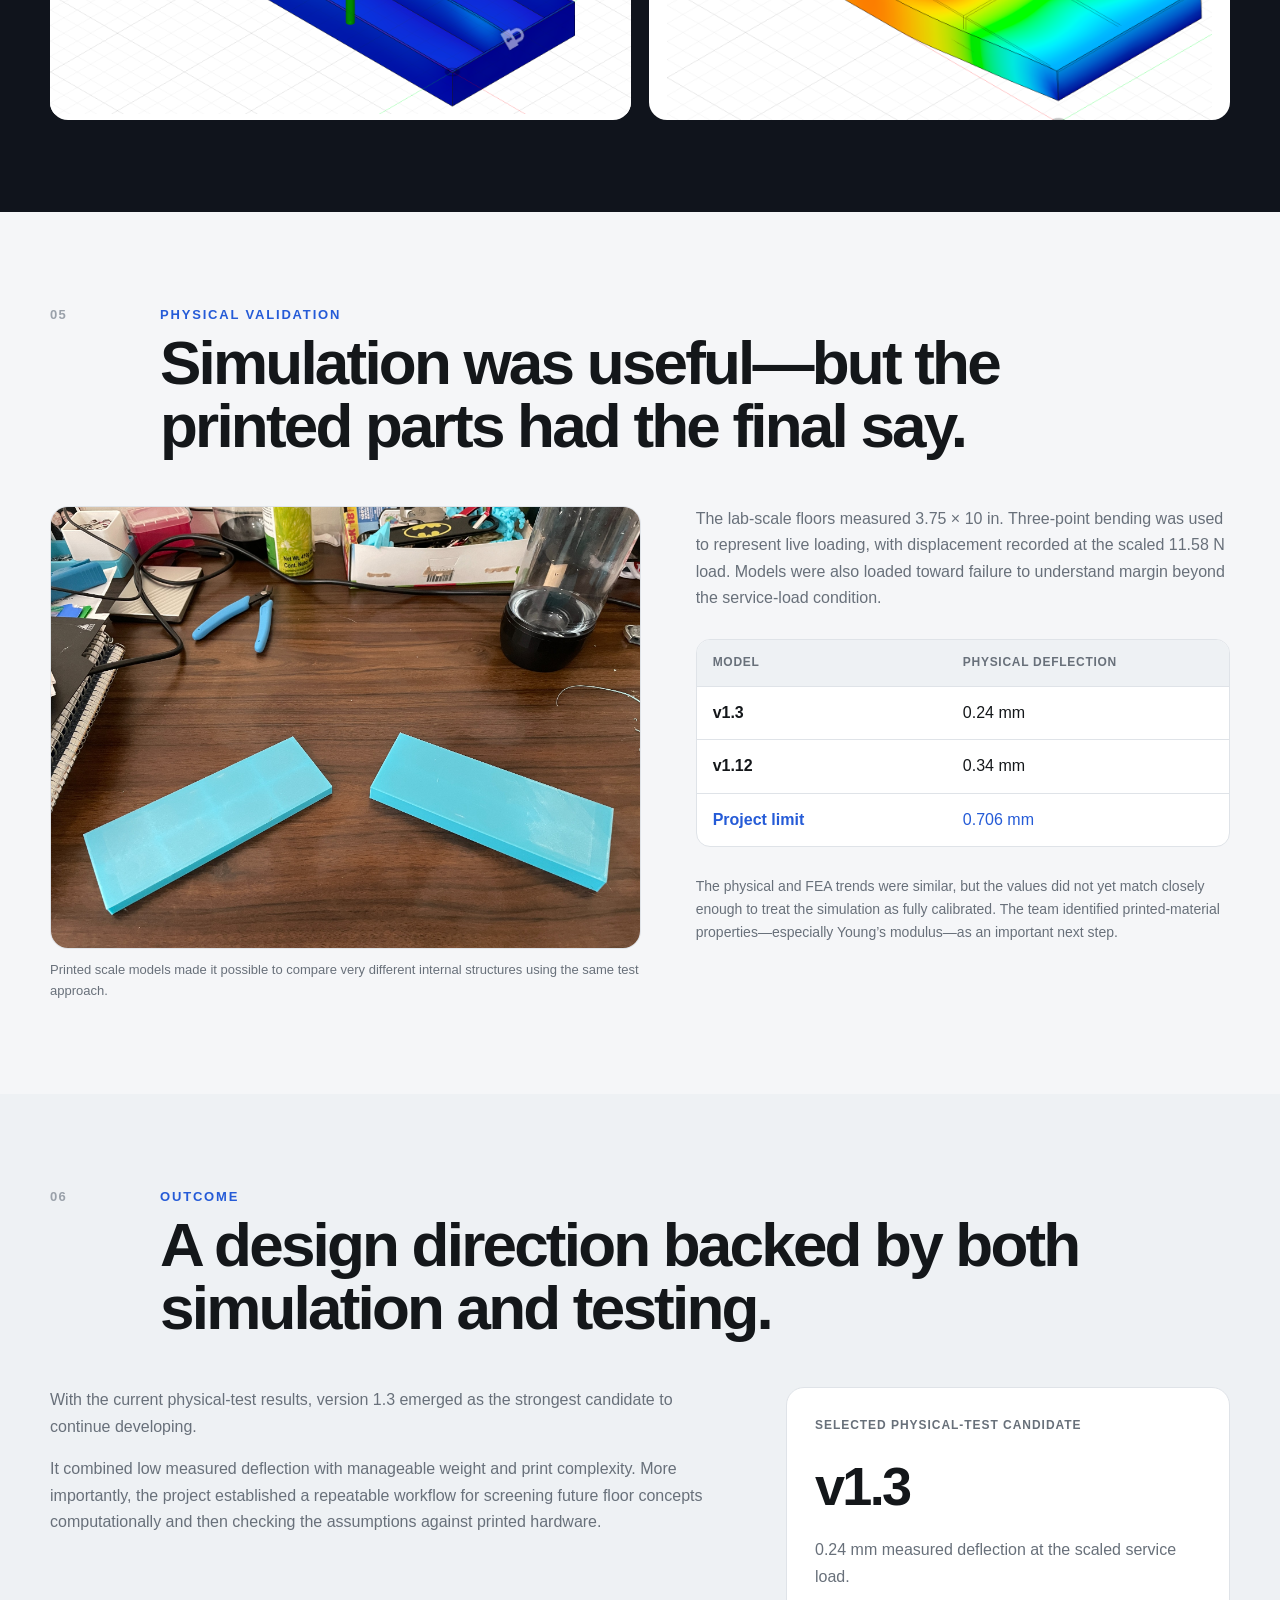
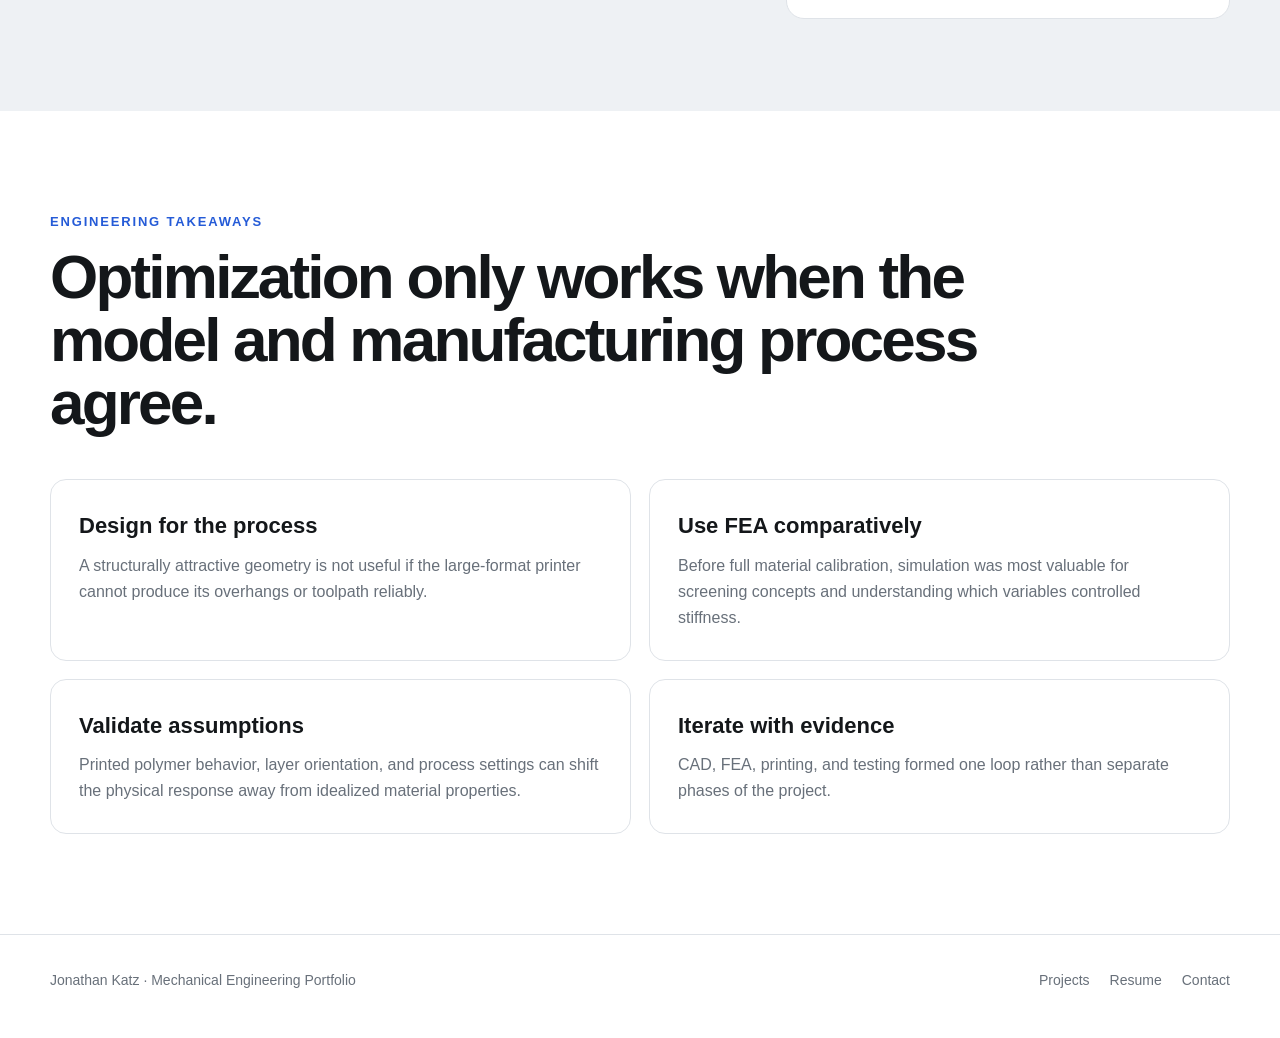
<file: projects/mit-haus-floor.html>
<!DOCTYPE html>
<html lang="en">
<head>
  <meta charset="utf-8">
  <meta name="viewport" content="width=device-width, initial-scale=1">
  <title>MIT HAUS 3D-Printed Floor | Jonathan Katz</title>
  <meta name="description" content="MIT HAUS research project developing and validating lightweight 3D-printed floor structures using Fusion 360 FEA and physical testing.">
  <link rel="icon" type="image/svg+xml" href="../favicon.svg">
  <link rel="stylesheet" href="../css/project-haus.css">
</head>
<body>
<header class="topbar"><div class="wrap topbar-inner"><a class="brand" href="../index.html">Jonathan Katz</a><button class="menu-toggle" type="button" aria-expanded="false" aria-label="Toggle navigation">Menu</button><nav><a href="../index.html#projects">Projects</a><a href="../Jonathan_Katz_Resume.pdf" target="_blank" rel="noopener noreferrer">Resume</a><a href="../contact.html">Contact</a></nav></div></header>
<main>
<section class="hero"><div class="wrap hero-grid"><div><p class="eyebrow">MIT HAUS · Undergraduate Research</p><h1>3D-Printed<br>Floor Design</h1><p class="hero-subtitle">Designing lightweight, printable floor structures for an additively manufactured home through rapid CAD iteration, finite-element analysis, and physical testing.</p><div class="hero-tags"><span>Fusion 360</span><span>FEA</span><span>Design Optimization</span><span>Additive Manufacturing</span><span>Instron Testing</span></div></div><figure class="hero-media"><img src="../assets/haus/prototype-comparison.jpg" alt="Two 3D-printed scale floor prototypes with different internal reinforcement layouts"><figcaption>Scale prototypes comparing two reinforcement strategies.</figcaption></figure></div></section>
<section class="section"><div class="wrap"><div class="section-heading"><p class="section-number">01</p><div><p class="eyebrow">Project Overview</p><h2>Optimize the floor before printing it at architectural scale.</h2></div></div><div class="overview-grid"><div class="overview-copy"><p class="lead">MIT HAUS was developing a sustainable, affordable 3D-printed home. Our design-build subteam focused on a floor system that could satisfy structural requirements while minimizing material and print time.</p><p>My primary role was generating floor concepts and running Fusion 360 finite-element analyses. I iterated the internal structure, compared stiffness and weight, and used the models to guide which geometries should move forward to physical printing and testing.</p></div><aside class="project-facts"><div class="fact"><span>Program</span><strong>MIT HAUS</strong></div><div class="fact"><span>Role</span><strong>Undergraduate Researcher</strong></div><div class="fact"><span>Scale</span><strong>3 ft × 8 ft full floor</strong></div><div class="fact"><span>Workflow</span><strong>Design → FEA → Print → Test</strong></div></aside></div></div></section>
<section class="section section-muted"><div class="wrap"><div class="section-heading"><p class="section-number">02</p><div><p class="eyebrow">Design Requirements</p><h2>Structural performance was only one constraint.</h2></div></div><div class="requirements"><article><strong>Stiffness</strong><p>Limit floor deflection under live and dead loading to the project’s HUD-derived criteria.</p></article><article><strong>Low material use</strong><p>Reduce structural mass so the house consumes less printed material.</p></article><article><strong>Print time</strong><p>Avoid unnecessary geometry that adds toolpath length and manufacturing time.</p></article><article><strong>BAAM printability</strong><p>Respect overhang limits and maintain a practical, continuous extrusion toolpath.</p></article></div><div class="standard-callout"><span>Deflection criterion used by the team</span><strong>L / 360</strong><p>For the 8 ft span, the corresponding allowable mid-span deflection was 0.267 in.</p></div></div></section>
<section class="section" id="iteration"><div class="wrap"><div class="section-heading"><p class="section-number">03</p><div><p class="eyebrow">Design Iteration</p><h2>Change one structural idea, analyze it, then compare.</h2></div></div><p class="section-intro">The exploration began with conventional joist-like layouts and expanded into crossbeams, truss-inspired walls, material-removal concepts, and cellular reinforcement. Joist height, floor thickness, joist count, and crossbeam count were also varied parametrically.</p><div class="design-gallery"><figure><img src="../assets/haus/baseline-joists.png" alt="Fusion 360 CAD model with longitudinal floor joists"><figcaption><b>Longitudinal joists</b><span>Simple baseline architecture.</span></figcaption></figure><figure><img src="../assets/haus/crossbeam-design.png" alt="Fusion 360 CAD model with joists and crossbeams"><figcaption><b>Crossbeam grid</b><span>Added transverse reinforcement.</span></figcaption></figure><figure><img src="../assets/haus/truss-section.png" alt="Truss-like triangular wall section in Fusion 360"><figcaption><b>Truss geometry</b><span>Material placed along diagonal load paths.</span></figcaption></figure><figure><img src="../assets/haus/perforated-joists.png" alt="Floor concept with circular openings through multiple joists"><figcaption><b>Perforated joists</b><span>Removed low-value material from vertical webs.</span></figcaption></figure><figure class="wide"><img src="../assets/haus/cellular-design.png" alt="Cellular internal reinforcement floor concept in Fusion 360"><figcaption><b>Cellular reinforcement</b><span>A more distributed internal load path explored later in the study.</span></figcaption></figure></div></div></section>
<section class="section section-dark"><div class="wrap"><div class="section-heading"><p class="section-number">04</p><div><p class="eyebrow">Finite-Element Analysis</p><h2>Use simulation to narrow the design space.</h2></div></div><div class="analysis-grid"><div class="analysis-copy"><p class="lead">I used Fusion 360 FEA to compare candidate geometries before committing them to print.</p><p>The full-scale setup constrained the floor at its far bottom edges and applied a distributed 40 psf load. Additional simulations reproduced the lab-scale three-point-bending setup so predicted displacement could be compared with Instron measurements.</p><div class="metrics"><div><strong>40 psf</strong><span>Distributed FEA load</span></div><div><strong>11.58 N</strong><span>Scaled live-load test</span></div><div><strong>0.267 in</strong><span>Full-scale deflection limit</span></div></div></div><figure class="analysis-hero"><img src="../assets/haus/fea-crossbeam.png" alt="Fusion 360 displacement FEA result on a reinforced floor design"><figcaption>Representative displacement result used to compare structural layouts.</figcaption></figure></div><div class="fea-strip"><figure><img src="../assets/haus/fea-longitudinal.png" alt="FEA displacement plot for longitudinally reinforced floor"></figure><figure><img src="../assets/haus/fea-floor.png" alt="FEA displacement plot for floor structure"></figure></div></div></section>
<section class="section"><div class="wrap"><div class="section-heading"><p class="section-number">05</p><div><p class="eyebrow">Physical Validation</p><h2>Simulation was useful—but the printed parts had the final say.</h2></div></div><div class="validation-grid"><figure><img src="../assets/haus/prototype-top.jpg" alt="Two blue 3D-printed floor prototypes viewed from above"><figcaption>Printed scale models made it possible to compare very different internal structures using the same test approach.</figcaption></figure><div class="validation-copy"><p>The lab-scale floors measured 3.75 × 10 in. Three-point bending was used to represent live loading, with displacement recorded at the scaled 11.58 N load. Models were also loaded toward failure to understand margin beyond the service-load condition.</p><div class="result-table"><div class="result-head"><span>Model</span><span>Physical deflection</span></div><div><strong>v1.3</strong><span>0.24 mm</span></div><div><strong>v1.12</strong><span>0.34 mm</span></div><div class="limit"><strong>Project limit</strong><span>0.706 mm</span></div></div><p class="note">The physical and FEA trends were similar, but the values did not yet match closely enough to treat the simulation as fully calibrated. The team identified printed-material properties—especially Young’s modulus—as an important next step.</p></div></div></div></section>
<section class="section section-muted"><div class="wrap"><div class="section-heading"><p class="section-number">06</p><div><p class="eyebrow">Outcome</p><h2>A design direction backed by both simulation and testing.</h2></div></div><div class="outcome-grid"><div><p class="lead">With the current physical-test results, version 1.3 emerged as the strongest candidate to continue developing.</p><p>It combined low measured deflection with manageable weight and print complexity. More importantly, the project established a repeatable workflow for screening future floor concepts computationally and then checking the assumptions against printed hardware.</p></div><div class="outcome-card"><span>Selected physical-test candidate</span><strong>v1.3</strong><p>0.24 mm measured deflection at the scaled service load.</p></div></div></div></section>
<section class="takeaways"><div class="wrap"><p class="eyebrow">Engineering Takeaways</p><h2>Optimization only works when the model and manufacturing process agree.</h2><div class="takeaway-grid"><article><h3>Design for the process</h3><p>A structurally attractive geometry is not useful if the large-format printer cannot produce its overhangs or toolpath reliably.</p></article><article><h3>Use FEA comparatively</h3><p>Before full material calibration, simulation was most valuable for screening concepts and understanding which variables controlled stiffness.</p></article><article><h3>Validate assumptions</h3><p>Printed polymer behavior, layer orientation, and process settings can shift the physical response away from idealized material properties.</p></article><article><h3>Iterate with evidence</h3><p>CAD, FEA, printing, and testing formed one loop rather than separate phases of the project.</p></article></div></div></section>
</main><footer><div class="wrap footer-inner"><span>Jonathan Katz · Mechanical Engineering Portfolio</span><div><a href="../index.html#projects">Projects</a><a href="../Jonathan_Katz_Resume.pdf">Resume</a><a href="../contact.html">Contact</a></div></div></footer><script defer src="../js/main.js"></script></body></html>
</file>
<file: css/site.css>
:root{--bg:#f5f6f8;--paper:#fff;--ink:#14171a;--muted:#68707a;--line:#dfe3e8;--accent:#255bd7;--max:1180px}
*{box-sizing:border-box}html{scroll-behavior:smooth}
body{margin:0;background:var(--bg);color:var(--ink);font-family:Inter,ui-sans-serif,-apple-system,BlinkMacSystemFont,"Segoe UI",sans-serif;line-height:1.6}
a{color:inherit;text-decoration:none}img{display:block;width:100%}.wrap{width:min(var(--max),calc(100% - 40px));margin:auto}
.top{position:sticky;top:0;z-index:20;background:rgba(255,255,255,.92);backdrop-filter:blur(10px);border-bottom:1px solid var(--line)}
.topin{height:64px;display:flex;align-items:center;justify-content:space-between;gap:24px}.brand{font-weight:800;letter-spacing:-.02em}
nav{display:flex;gap:22px;color:var(--muted);font-size:14px}nav a:hover{color:var(--ink)}
.btn{display:inline-flex;align-items:center;justify-content:center;padding:11px 16px;border-radius:999px;font-weight:750;font-size:14px;border:1px solid var(--line);background:#fff}
.btn.primary{background:var(--ink);color:#fff;border-color:var(--ink)}
.eyebrow{text-transform:uppercase;letter-spacing:.14em;color:var(--accent);font-size:13px;font-weight:800}
footer{background:#fff;border-top:1px solid var(--line);padding:34px 0 48px;color:var(--muted);font-size:14px}
@media(max-width:700px){nav{display:none}.wrap{width:calc(100% - 24px)}}

/* Mobile navigation button */
.menu-toggle {
  display: none;
  border: 1px solid var(--line);
  background: var(--paper);
  color: var(--ink);
  border-radius: 10px;
  padding: 8px 12px;
  font: inherit;
  font-size: 14px;
  font-weight: 700;
  cursor: pointer;
}

@media (max-width: 700px) {
  .topin {
    height: auto;
    min-height: 64px;
    flex-wrap: wrap;
    padding-top: 10px;
    padding-bottom: 10px;
  }

  .menu-toggle {
    display: inline-block;
  }

  nav {
    display: none;
    width: 100%;
    flex-direction: column;
    gap: 0;
    padding-bottom: 4px;
  }

  nav.is-open {
    display: flex;
  }

  nav a {
    padding: 10px 0;
    border-top: 1px solid var(--line);
  }
}
</file>
<file: css/home.css>
.hero {
  background: #fff;
  border-bottom: 1px solid var(--line);
  padding: 112px 0 92px;
}

.hero-grid {
  display: grid;
  grid-template-columns: 1.2fr 0.8fr;
  gap: 72px;
  align-items: end;
}

h1 {
  font-size: clamp(54px, 8vw, 104px);
  line-height: 0.9;
  letter-spacing: -0.065em;
  margin: 18px 0 28px;
}

.hero p {
  font-size: 21px;
  color: var(--muted);
  max-width: 760px;
  margin: 0;
}

.actions {
  display: flex;
  flex-wrap: wrap;
  gap: 10px;
  margin-top: 30px;
}

.side-note {
  border-left: 1px solid var(--line);
  padding-left: 28px;
  color: var(--muted);
  font-size: 15px;
}

.side-note strong {
  display: block;
  color: var(--ink);
  font-size: 16px;
  margin-bottom: 9px;
}

section { padding: 90px 0; }

.section-head {
  display: grid;
  grid-template-columns: 220px 1fr;
  gap: 50px;
  margin-bottom: 38px;
}

.section-head h2 {
  font-size: clamp(34px, 4.5vw, 56px);
  line-height: 1.03;
  letter-spacing: -0.04em;
  margin: 0 0 12px;
}

.section-head p {
  font-size: 18px;
  color: var(--muted);
  max-width: 760px;
  margin: 0;
}

.projects {
  display: grid;
  grid-template-columns: 1fr 1fr;
  gap: 24px;
}

.project {
  background: #fff;
  border: 1px solid var(--line);
  border-radius: 20px;
  overflow: hidden;
  transition: transform 0.18s ease, box-shadow 0.18s ease;
}

.project:hover {
  transform: translateY(-4px);
  box-shadow: 0 16px 40px rgba(20, 23, 26, 0.09);
}

.project img {
  aspect-ratio: 16 / 10;
  object-fit: cover;
}

.project-copy { padding: 28px; }

.project-meta {
  font-size: 12px;
  text-transform: uppercase;
  letter-spacing: 0.12em;
  color: var(--accent);
  font-weight: 800;
}

.project h3 {
  font-size: 30px;
  line-height: 1.08;
  letter-spacing: -0.035em;
  margin: 10px 0;
}

.project p {
  color: var(--muted);
  margin: 0 0 20px;
}

.tags {
  display: flex;
  flex-wrap: wrap;
  gap: 7px;
}

.tag {
  font-size: 12px;
  border: 1px solid var(--line);
  border-radius: 999px;
  padding: 6px 9px;
  color: #4e5660;
}

.about {
  background: #10141c;
  color: #fff;
}

.about .section-head p { color: #b9c0c9; }
.about .eyebrow { color: #7fa6ff; }

.about-grid {
  display: grid;
  grid-template-columns: 1fr 1fr;
  gap: 24px;
}

.about-card {
  border: 1px solid #2a3340;
  border-radius: 18px;
  padding: 30px;
  background: #171d27;
}

.about-card h3 {
  font-size: 24px;
  margin: 0 0 10px;
}

.about-card p {
  color: #c1c7cf;
  margin: 0;
}

.cta {
  display: flex;
  align-items: center;
  justify-content: space-between;
  gap: 30px;
  background: #fff;
  border: 1px solid var(--line);
  border-radius: 20px;
  padding: 38px;
}

.cta h2 {
  font-size: 38px;
  line-height: 1.05;
  letter-spacing: -0.035em;
  margin: 0 0 8px;
}

.cta p {
  margin: 0;
  color: var(--muted);
}

@media (max-width: 900px) {
  .hero-grid,
  .section-head,
  .projects,
  .about-grid {
    grid-template-columns: 1fr;
  }

  .hero-grid { gap: 38px; }

  .side-note {
    border-left: 0;
    border-top: 1px solid var(--line);
    padding: 24px 0 0;
  }

  .section-head { gap: 12px; }

  .cta {
    align-items: flex-start;
    flex-direction: column;
  }
}
</file>
<file: css/contact.css>
main {
  min-height: calc(100vh - 145px);
  display: grid;
  place-items: center;
  padding: 80px 0;
}

.contact {
  display: grid;
  grid-template-columns: 0.95fr 1.05fr;
  gap: 28px;
  width: 100%;
}

.intro,
.card {
  background: #fff;
  border: 1px solid var(--line);
  border-radius: 22px;
  padding: 42px;
}

h1 {
  font-size: clamp(48px, 7vw, 84px);
  line-height: 0.94;
  letter-spacing: -0.055em;
  margin: 16px 0 22px;
}

.intro p {
  font-size: 18px;
  color: var(--muted);
  margin: 0;
  max-width: 540px;
}

.card h2 {
  font-size: 28px;
  letter-spacing: -0.03em;
  margin: 0 0 22px;
}

.contact-row {
  display: block;
  padding: 18px 0;
  border-top: 1px solid var(--line);
}

.contact-row:first-of-type {
  border-top: 0;
  padding-top: 0;
}

.label {
  display: block;
  font-size: 12px;
  text-transform: uppercase;
  letter-spacing: 0.12em;
  color: var(--muted);
  font-weight: 800;
  margin-bottom: 4px;
}

.value {
  font-size: 20px;
  font-weight: 700;
  word-break: break-word;
}

.contact-row:hover .value { color: var(--accent); }

.note {
  margin-top: 26px;
  padding-top: 22px;
  border-top: 1px solid var(--line);
  font-size: 14px;
  color: var(--muted);
}

@media (max-width: 800px) {
  .contact { grid-template-columns: 1fr; }

  .intro,
  .card { padding: 28px; }
}
</file>
<file: css/project-yoyo.css>
/* Injection-molded yo-yo project overrides.
   Shared project-page styling lives in project.css. */
@import url("project.css");
</file>
<file: css/project-scribbly.css>
/* Scribbly project overrides.
   Shared project-page styling lives in project.css. */
@import url("project.css");
</file>
<file: css/project-2-145.css>
:root{--bg:#f5f6f8;--paper:#fff;--ink:#14171a;--muted:#68707a;--line:#dfe3e8;--accent:#255bd7;--dark:#10141c;--dark-card:#171d27;--max:1180px}*{box-sizing:border-box}html{scroll-behavior:smooth}body{margin:0;background:var(--bg);color:var(--ink);font-family:Inter,ui-sans-serif,-apple-system,BlinkMacSystemFont,"Segoe UI",sans-serif;line-height:1.65}a{color:inherit;text-decoration:none}.wrap{width:min(var(--max),calc(100% - 40px));margin:auto}img{display:block;width:100%}.topbar{position:sticky;top:0;z-index:50;background:rgba(255,255,255,.94);backdrop-filter:blur(10px);border-bottom:1px solid var(--line)}.topbar-inner{min-height:64px;display:flex;align-items:center;justify-content:space-between;gap:28px}.brand{font-weight:800;letter-spacing:-.02em}nav{display:flex;gap:24px;color:var(--muted);font-size:14px}.menu-toggle{display:none;border:1px solid var(--line);background:var(--paper);border-radius:10px;padding:8px 12px;font:inherit;font-weight:700}.eyebrow{margin:0;color:var(--accent);font-size:13px;font-weight:800;letter-spacing:.14em;text-transform:uppercase}h1,h2,h3,p{margin-top:0}.hero{padding:112px 0 90px;background:var(--paper);border-bottom:1px solid var(--line)}.hero .eyebrow{margin-bottom:22px}.hero h1{margin:0 0 28px;font-size:clamp(62px,10vw,136px);line-height:.84;letter-spacing:-.07em}.hero-subtitle{max-width:850px;margin-bottom:28px;color:var(--muted);font-size:22px}.hero-tags{display:flex;flex-wrap:wrap;gap:8px}.hero-tags span{padding:7px 11px;border:1px solid var(--line);border-radius:999px;color:#4d5661;font-size:12px}.section,.case{padding:92px 0}.section-muted{background:#eef1f4}.section-dark{background:var(--dark);color:#fff}.section-dark .eyebrow{color:#7fa6ff}.section-heading{display:grid;grid-template-columns:80px 1fr;gap:30px;margin-bottom:48px}.section-number,.case-num{color:#9aa1aa;font-size:13px;font-weight:800;letter-spacing:.1em}.section-heading h2,.case-title h2,.takeaways h2{max-width:900px;margin:6px 0 0;font-size:clamp(36px,5vw,62px);line-height:1.02;letter-spacing:-.045em}.overview-grid{display:grid;grid-template-columns:1.35fr .65fr;gap:70px}.overview-copy{max-width:760px}.overview-copy p{color:var(--muted);font-size:17px}.overview-copy .lead{color:var(--ink);font-size:23px}.project-facts{border-top:1px solid var(--line)}.fact{display:grid;grid-template-columns:110px 1fr;gap:20px;padding:15px 0;border-bottom:1px solid var(--line)}.fact span{color:var(--muted);font-size:13px}.project-index{display:grid;grid-template-columns:repeat(5,1fr);gap:10px;margin-top:55px}.project-index a{padding:18px;border:1px solid var(--line);border-radius:14px;background:var(--paper)}.project-index b{display:block;color:var(--accent);font-size:12px}.project-index span{font-weight:750}.case-title{display:grid;grid-template-columns:1.2fr .8fr;gap:70px;align-items:end;margin-bottom:48px}.case-num{margin-bottom:8px}.case-summary{margin:0;color:var(--muted);font-size:18px}.section-dark .case-summary{color:#bfc6cf}.media-copy{display:grid;grid-template-columns:1.05fr .95fr;gap:55px;align-items:start}.media-copy.reverse figure{order:2}.media-copy figure,.egg-grid figure{margin:0}.media-copy img{aspect-ratio:4/3;object-fit:cover;border-radius:18px;border:1px solid var(--line);background:#fff}.media-copy figcaption,.egg-grid figcaption{padding-top:10px;color:var(--muted);font-size:13px}.copy h3,.dark-copy h3{font-size:22px;margin:0 0 8px}.copy p{color:var(--muted);font-size:16px}.metrics{display:grid;grid-template-columns:repeat(3,1fr);gap:10px;margin:25px 0 30px}.metrics div{padding:18px;border:1px solid var(--line);border-radius:14px;background:var(--paper)}.metrics strong{display:block;font-size:19px;letter-spacing:-.03em}.metrics span{display:block;color:var(--muted);font-size:12px;line-height:1.35}.egg-grid{display:grid;grid-template-columns:1.25fr .75fr;gap:18px}.egg-grid .egg-hero{grid-row:span 2}.egg-grid img{height:100%;min-height:270px;object-fit:cover;border-radius:16px}.egg-hero img{min-height:610px}.egg-grid video{display:block;width:100%;height:100%;min-height:610px;object-fit:cover;border-radius:16px;background:#090c11}.section-dark .egg-grid figcaption{color:#aeb7c2}.dark-copy{display:grid;grid-template-columns:repeat(3,1fr);gap:18px;margin-top:45px}.dark-copy div{padding:25px;border:1px solid #2a3340;border-radius:16px;background:var(--dark-card)}.dark-copy p{margin:0;color:#c4cad1}.demo-stack{display:grid;gap:14px}.demo-stack video{display:block;width:100%;max-height:620px;border-radius:18px;background:#111;object-fit:contain}.takeaways{padding:100px 0;background:var(--paper)}.takeaways .eyebrow{margin-bottom:12px}.takeaway-grid{display:grid;grid-template-columns:repeat(2,1fr);gap:18px;margin-top:45px}.takeaway-grid article{padding:28px;border:1px solid var(--line);border-radius:16px}.takeaway-grid h3{margin-bottom:8px;font-size:22px}.takeaway-grid p{margin:0;color:var(--muted)}footer{padding:34px 0 46px;border-top:1px solid var(--line);background:var(--paper);color:var(--muted);font-size:14px}.footer-inner{display:flex;justify-content:space-between;gap:30px}.footer-inner div{display:flex;gap:20px}@media(max-width:900px){.overview-grid,.case-title,.media-copy{grid-template-columns:1fr}.media-copy.reverse figure{order:0}.project-index{grid-template-columns:repeat(2,1fr)}.egg-grid{grid-template-columns:1fr}.egg-grid .egg-hero{grid-row:auto}.egg-hero img,.egg-grid video{min-height:0}.dark-copy,.metrics{grid-template-columns:1fr}.takeaway-grid{grid-template-columns:1fr}}@media(max-width:700px){.wrap{width:calc(100% - 24px)}.topbar-inner{min-height:64px;flex-wrap:wrap;padding:10px 0}.menu-toggle{display:inline-block}nav{display:none;width:100%;flex-direction:column;gap:0}nav.is-open{display:flex}nav a{padding:10px 0;border-top:1px solid var(--line)}.hero{padding:78px 0 64px}.section,.case{padding:68px 0}.section-heading{grid-template-columns:1fr;gap:8px}.case-title{gap:18px}.project-index{grid-template-columns:1fr}.footer-inner{flex-direction:column}.footer-inner div{flex-wrap:wrap}}
</file>
<file: css/project-lathe.css>
/* Axial Excellence project overrides.
   Shared project-page styling lives in project.css. */
@import url("project.css");
</file>
<file: css/project-learn-ventures-rocket.css>
:root{--bg:#f5f6f8;--paper:#fff;--ink:#15181c;--muted:#69717b;--line:#dfe3e8;--accent:#255bd7;--dark:#10141c;--max:1180px}*{box-sizing:border-box}body{margin:0;background:var(--bg);color:var(--ink);font-family:Inter,ui-sans-serif,-apple-system,BlinkMacSystemFont,"Segoe UI",sans-serif;line-height:1.65}a{color:inherit;text-decoration:none}img{display:block;width:100%}.wrap{width:min(var(--max),calc(100% - 40px));margin:auto}.topbar{position:sticky;top:0;z-index:20;background:rgba(255,255,255,.94);border-bottom:1px solid var(--line);backdrop-filter:blur(10px)}.topbar-inner{min-height:64px;display:flex;align-items:center;justify-content:space-between}.brand{font-weight:800}nav{display:flex;gap:24px;color:var(--muted);font-size:14px}.hero{padding:86px 0;background:var(--paper);border-bottom:1px solid var(--line)}.hero-grid{display:grid;grid-template-columns:1.05fr .95fr;gap:60px;align-items:center}.eyebrow{margin:0 0 14px;color:var(--accent);font-size:13px;font-weight:800;letter-spacing:.13em;text-transform:uppercase}h1,h2,h3,p{margin-top:0}h1{margin-bottom:26px;font-size:clamp(54px,7vw,94px);line-height:.9;letter-spacing:-.06em}.hero-subtitle{max-width:720px;color:var(--muted);font-size:21px}.hero-photo img{height:620px;object-fit:cover;border-radius:20px}.hero-photo{margin:0}.tags{display:flex;flex-wrap:wrap;gap:8px}.tags span{padding:7px 11px;border:1px solid var(--line);border-radius:999px;font-size:12px;color:#4e5660}.section{padding:90px 0}.muted{background:#edf0f3}.dark{background:var(--dark);color:#fff}.section-heading{display:grid;grid-template-columns:70px 1fr;gap:25px;margin-bottom:45px}.section-heading>p{color:#9aa1aa;font-weight:800}.section-heading h2,.case-title h2,.result h2{margin:0;font-size:clamp(36px,5vw,62px);line-height:1;letter-spacing:-.045em}.overview{display:grid;grid-template-columns:1.3fr .7fr;gap:70px}.lead{font-size:23px}.overview>div p:not(.lead),.copy p,.copy-grid p,.cards p,.result p{color:var(--muted)}aside{border-top:1px solid var(--line)}aside div{display:grid;grid-template-columns:140px 1fr;gap:15px;padding:15px 0;border-bottom:1px solid var(--line)}aside span{color:var(--muted);font-size:13px}.case-title{display:grid;grid-template-columns:1.2fr .8fr;gap:60px;align-items:end;margin-bottom:42px}.case-title>p{color:var(--muted);font-size:18px}.dark .case-title>p,.dark .copy p{color:#bdc5ce}.dark .eyebrow{color:#7fa6ff}.gallery-two{display:grid;grid-template-columns:1fr 1fr;gap:18px}.gallery-two figure,.media-copy figure,.result figure{margin:0}.gallery-two img{height:520px;object-fit:cover;border-radius:18px}.gallery-two figcaption,.media-copy figcaption{padding-top:9px;color:var(--muted);font-size:13px}.copy-grid{display:grid;grid-template-columns:1fr 1fr;gap:40px;margin-top:38px}.media-copy{display:grid;grid-template-columns:1.05fr .95fr;gap:55px;align-items:start}.media-copy img{height:560px;object-fit:cover;border-radius:18px}.copy h3,.copy-grid h3,.cards h3{font-size:22px;margin-bottom:8px}.cards{display:grid;grid-template-columns:repeat(3,1fr);gap:18px}.cards article{padding:26px;background:var(--paper);border:1px solid var(--line);border-radius:16px}.result{padding:95px 0;background:var(--paper)}.result-grid{display:grid;grid-template-columns:.8fr 1.2fr;gap:65px;align-items:center}.result h2{font-size:clamp(54px,7vw,90px);margin-bottom:24px}.result p{font-size:18px}.result img{height:480px;object-fit:cover;border-radius:20px}footer{padding:35px 0;border-top:1px solid var(--line);background:var(--paper);color:var(--muted);font-size:14px}@media(max-width:900px){.hero-grid,.overview,.case-title,.media-copy,.result-grid{grid-template-columns:1fr}.hero-photo img{height:500px}.gallery-two,.copy-grid,.cards{grid-template-columns:1fr}.gallery-two img,.media-copy img,.result img{height:auto}}@media(max-width:700px){.wrap{width:calc(100% - 24px)}nav{gap:12px;font-size:12px}.hero{padding:64px 0}.section,.result{padding:65px 0}.section-heading{grid-template-columns:1fr;gap:4px}}.process-compare figure{display:flex;flex-direction:column}.process-compare img{aspect-ratio:4/3;object-fit:cover}.process-compare figcaption strong{display:block;color:var(--ink);margin-bottom:6px}.staging-test{margin:28px 0 34px}.staging-test img{width:100%;max-height:560px;object-fit:cover;border-radius:16px;display:block}.staging-test figcaption{max-width:820px;margin-top:12px;color:var(--muted);line-height:1.6}.staging-test figcaption strong{color:var(--ink)}
</file>
<file: css/project-haus.css>
:root{--bg:#f5f6f8;--paper:#fff;--ink:#14171a;--muted:#68707a;--line:#dfe3e8;--accent:#255bd7;--dark:#10141c;--dark-card:#171d27;--max:1180px}*{box-sizing:border-box}html{scroll-behavior:smooth}body{margin:0;background:var(--bg);color:var(--ink);font-family:Inter,ui-sans-serif,-apple-system,BlinkMacSystemFont,"Segoe UI",sans-serif;line-height:1.65}a{color:inherit;text-decoration:none}.wrap{width:min(var(--max),calc(100% - 40px));margin:auto}img{display:block;width:100%}figure{margin:0}.topbar{position:sticky;top:0;z-index:50;background:rgba(255,255,255,.94);backdrop-filter:blur(10px);border-bottom:1px solid var(--line)}.topbar-inner{min-height:64px;display:flex;align-items:center;justify-content:space-between;gap:28px}.brand{font-weight:800;letter-spacing:-.02em}nav{display:flex;gap:24px;color:var(--muted);font-size:14px}.menu-toggle{display:none;border:1px solid var(--line);background:var(--paper);border-radius:10px;padding:8px 12px;font:inherit;font-weight:700}.eyebrow{margin:0;color:var(--accent);font-size:13px;font-weight:800;letter-spacing:.14em;text-transform:uppercase}h1,h2,h3,p{margin-top:0}.hero{padding:96px 0 84px;background:var(--paper);border-bottom:1px solid var(--line)}.hero-grid{display:grid;grid-template-columns:1fr .82fr;gap:64px;align-items:center}.hero .eyebrow{margin-bottom:20px}.hero h1{margin:0 0 28px;font-size:clamp(58px,8vw,112px);line-height:.86;letter-spacing:-.065em}.hero-subtitle{max-width:760px;margin-bottom:28px;color:var(--muted);font-size:21px}.hero-tags{display:flex;flex-wrap:wrap;gap:8px}.hero-tags span{padding:7px 11px;border:1px solid var(--line);border-radius:999px;color:#4d5661;font-size:12px}.hero-media img{aspect-ratio:4/3;object-fit:cover;border-radius:20px;border:1px solid var(--line)}figcaption{padding-top:10px;color:var(--muted);font-size:13px}.section{padding:92px 0}.section-muted{background:#eef1f4}.section-dark{background:var(--dark);color:#fff}.section-dark .eyebrow{color:#7fa6ff}.section-heading{display:grid;grid-template-columns:80px 1fr;gap:30px;margin-bottom:48px}.section-number{color:#9aa1aa;font-size:13px;font-weight:800;letter-spacing:.1em}.section-heading h2,.takeaways h2{max-width:940px;margin:6px 0 0;font-size:clamp(36px,5vw,62px);line-height:1.02;letter-spacing:-.045em}.overview-grid{display:grid;grid-template-columns:1.35fr .65fr;gap:70px}.overview-copy{max-width:760px}.lead{color:var(--ink);font-size:22px}.overview-copy p:not(.lead),.section-intro,.validation-copy p,.outcome-grid p{color:var(--muted);font-size:16px}.project-facts{border-top:1px solid var(--line)}.fact{display:grid;grid-template-columns:100px 1fr;gap:18px;padding:15px 0;border-bottom:1px solid var(--line)}.fact span{color:var(--muted);font-size:13px}.requirements{display:grid;grid-template-columns:repeat(4,1fr);gap:14px}.requirements article{padding:24px;border:1px solid var(--line);border-radius:16px;background:var(--paper)}.requirements strong{font-size:19px}.requirements p{margin:8px 0 0;color:var(--muted);font-size:14px}.standard-callout{display:grid;grid-template-columns:1fr auto 1.2fr;gap:30px;align-items:center;margin-top:18px;padding:24px 28px;border:1px solid var(--line);border-radius:16px;background:var(--paper)}.standard-callout span{color:var(--muted);font-size:13px;text-transform:uppercase;letter-spacing:.08em;font-weight:800}.standard-callout strong{font-size:34px;letter-spacing:-.04em}.standard-callout p{margin:0;color:var(--muted)}.section-intro{max-width:860px;margin:-18px 0 38px}.design-gallery{display:grid;grid-template-columns:repeat(2,1fr);gap:18px}.design-gallery figure{overflow:hidden;border:1px solid var(--line);border-radius:16px;background:var(--paper)}.design-gallery figure.wide{grid-column:1/-1}.design-gallery img{height:330px;object-fit:contain;background:#fff}.design-gallery .wide img{height:430px}.design-gallery figcaption{display:flex;gap:10px;padding:14px 16px}.design-gallery figcaption span{color:var(--muted)}.analysis-grid{display:grid;grid-template-columns:.8fr 1.2fr;gap:54px;align-items:start}.section-dark .lead{color:#fff}.analysis-copy>p:not(.lead){color:#bfc6cf}.analysis-hero img,.fea-strip img{border-radius:18px;background:#fff;object-fit:contain}.analysis-hero img{aspect-ratio:4/3}.section-dark figcaption{color:#aeb7c2}.metrics{display:grid;grid-template-columns:repeat(3,1fr);gap:10px;margin-top:30px}.metrics div{padding:18px;border:1px solid #2a3340;border-radius:14px;background:var(--dark-card)}.metrics strong{display:block;font-size:20px}.metrics span{display:block;color:#aeb7c2;font-size:12px}.fea-strip{display:grid;grid-template-columns:1fr 1fr;gap:18px;margin-top:18px}.fea-strip img{height:360px}.validation-grid{display:grid;grid-template-columns:1.05fr .95fr;gap:55px;align-items:start}.validation-grid>figure img{aspect-ratio:4/3;object-fit:cover;border-radius:18px;border:1px solid var(--line)}.result-table{margin:28px 0;border:1px solid var(--line);border-radius:14px;overflow:hidden;background:var(--paper)}.result-table>div{display:grid;grid-template-columns:1fr 1fr;padding:13px 16px;border-bottom:1px solid var(--line)}.result-table>div:last-child{border-bottom:0}.result-head{background:#eef1f4;color:var(--muted);font-size:12px;text-transform:uppercase;letter-spacing:.06em;font-weight:800}.result-table .limit{color:var(--accent)}.note{font-size:14px!important}.outcome-grid{display:grid;grid-template-columns:1.2fr .8fr;gap:70px;align-items:start}.outcome-card{padding:28px;border:1px solid var(--line);border-radius:18px;background:var(--paper)}.outcome-card span{display:block;color:var(--muted);font-size:12px;text-transform:uppercase;letter-spacing:.08em;font-weight:800}.outcome-card strong{display:block;margin:6px 0;font-size:54px;letter-spacing:-.05em}.outcome-card p{margin:0}.takeaways{padding:100px 0;background:var(--paper)}.takeaways .eyebrow{margin-bottom:12px}.takeaway-grid{display:grid;grid-template-columns:repeat(2,1fr);gap:18px;margin-top:45px}.takeaway-grid article{padding:28px;border:1px solid var(--line);border-radius:16px}.takeaway-grid h3{margin-bottom:8px;font-size:22px}.takeaway-grid p{margin:0;color:var(--muted)}footer{padding:34px 0 46px;border-top:1px solid var(--line);background:var(--paper);color:var(--muted);font-size:14px}.footer-inner{display:flex;justify-content:space-between;gap:30px}.footer-inner div{display:flex;gap:20px}@media(max-width:900px){.hero-grid,.overview-grid,.analysis-grid,.validation-grid,.outcome-grid{grid-template-columns:1fr}.requirements{grid-template-columns:repeat(2,1fr)}.standard-callout{grid-template-columns:1fr}.metrics{grid-template-columns:1fr}.design-gallery .wide img{height:330px}}@media(max-width:700px){.wrap{width:calc(100% - 24px)}.topbar-inner{min-height:64px;flex-wrap:wrap;padding:10px 0}.menu-toggle{display:inline-block}nav{display:none;width:100%;flex-direction:column;gap:0}nav.is-open{display:flex}nav a{padding:10px 0;border-top:1px solid var(--line)}.hero{padding:72px 0 60px}.section{padding:68px 0}.section-heading{grid-template-columns:1fr;gap:8px}.requirements,.design-gallery,.fea-strip,.takeaway-grid{grid-template-columns:1fr}.design-gallery figure.wide{grid-column:auto}.design-gallery img,.design-gallery .wide img,.fea-strip img{height:auto}.footer-inner{flex-direction:column}.footer-inner div{flex-wrap:wrap}}
</file>
